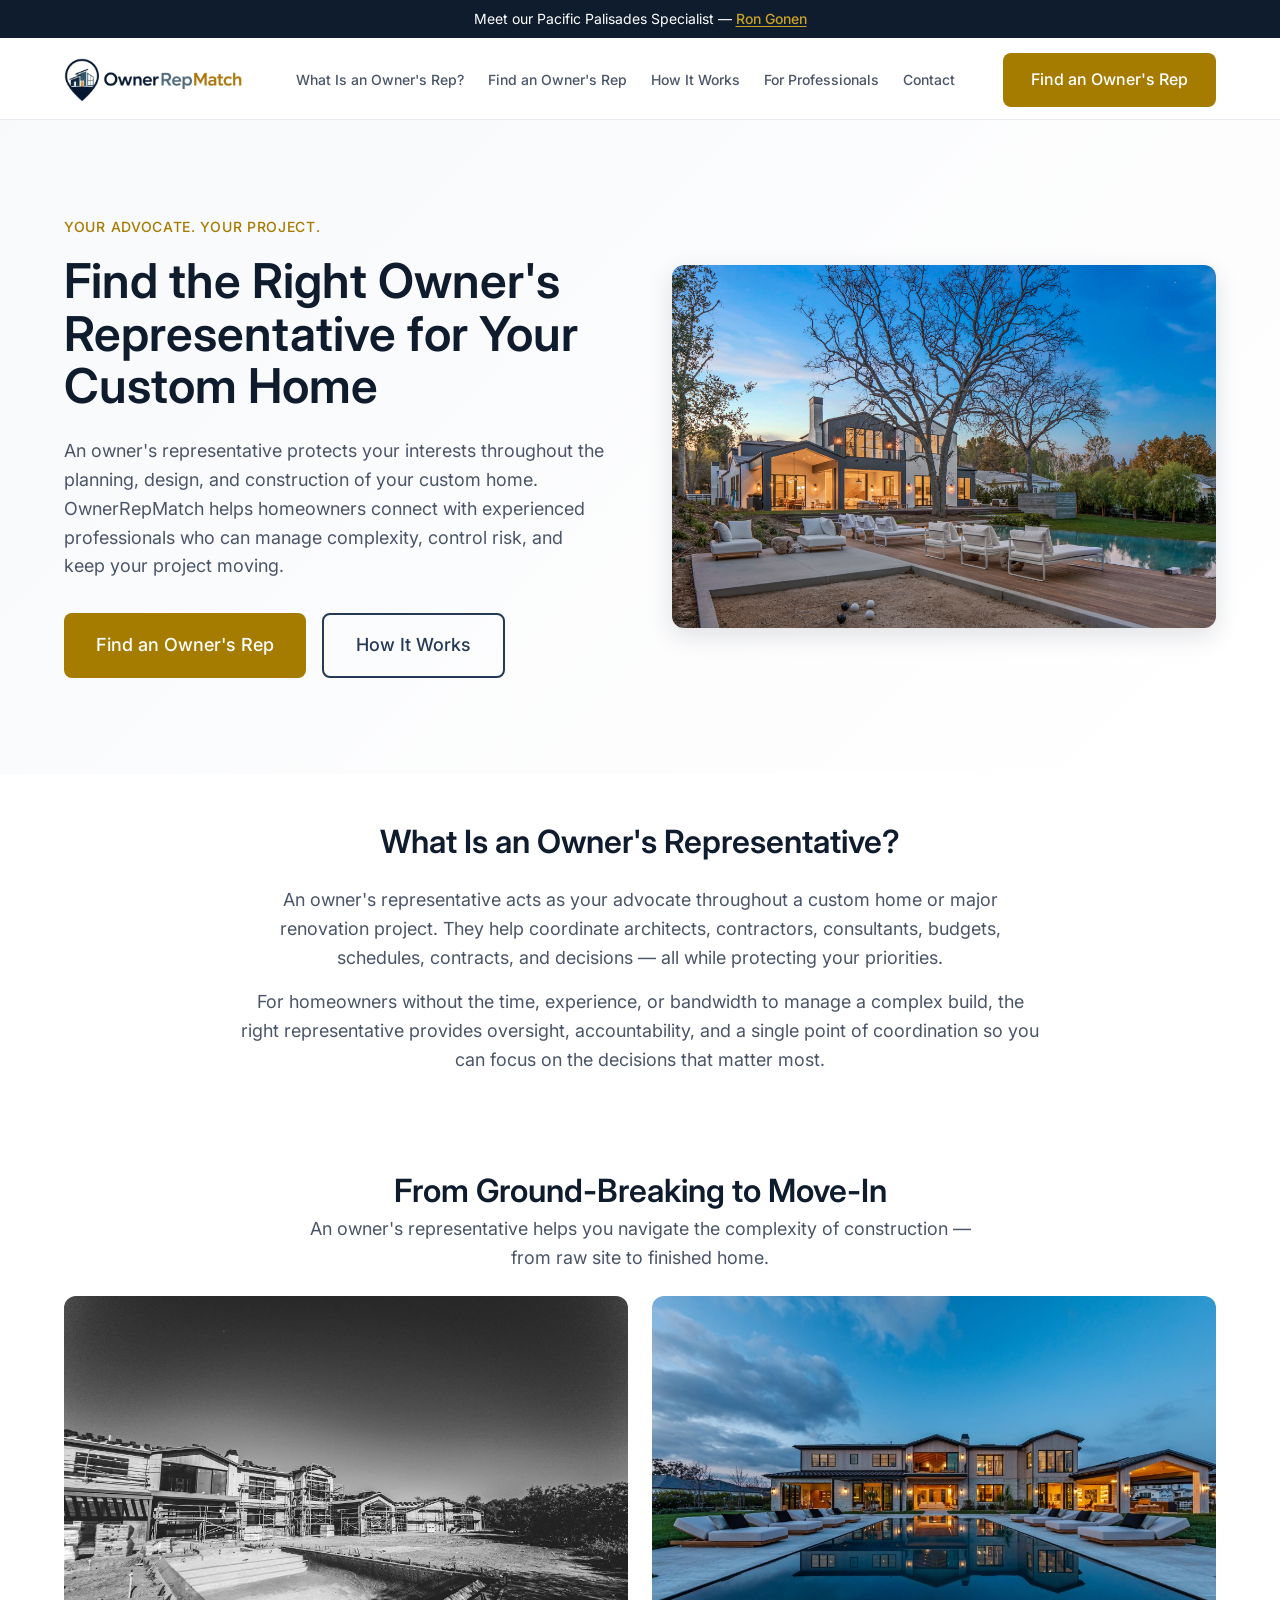
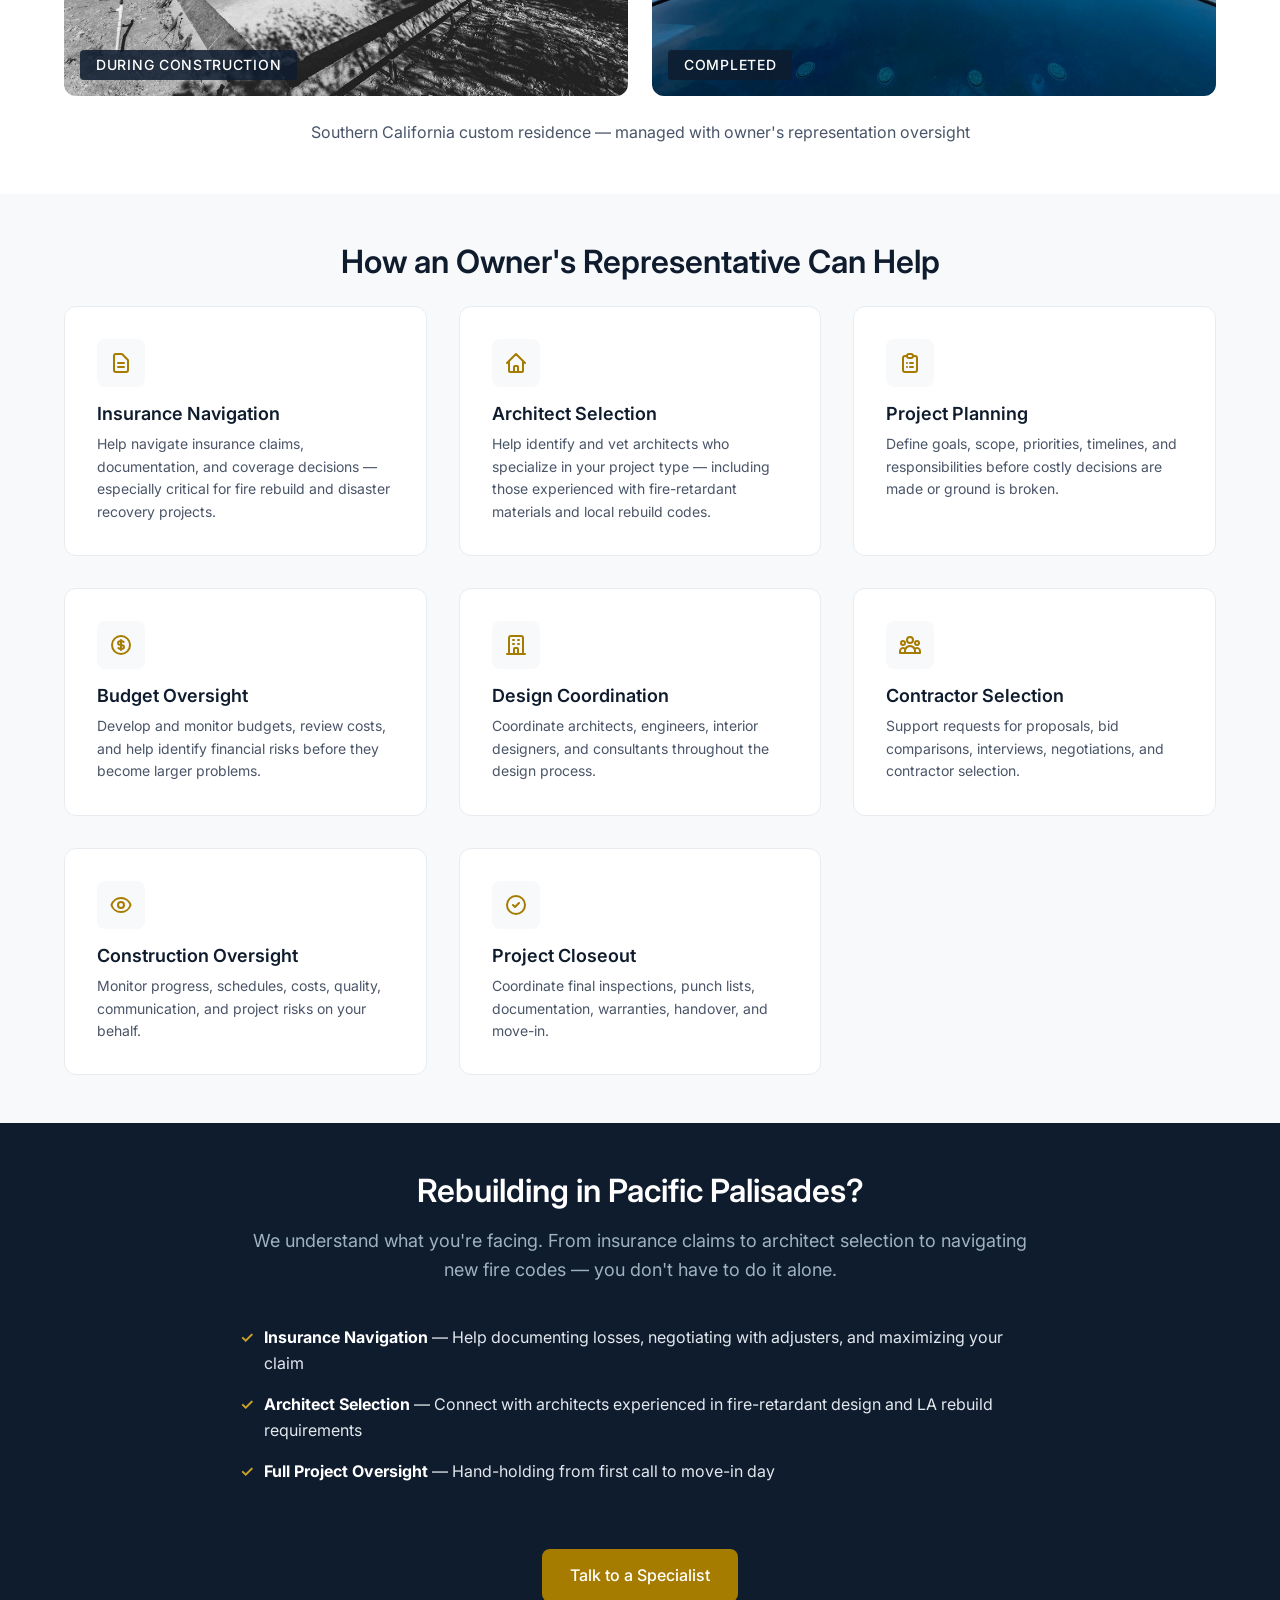
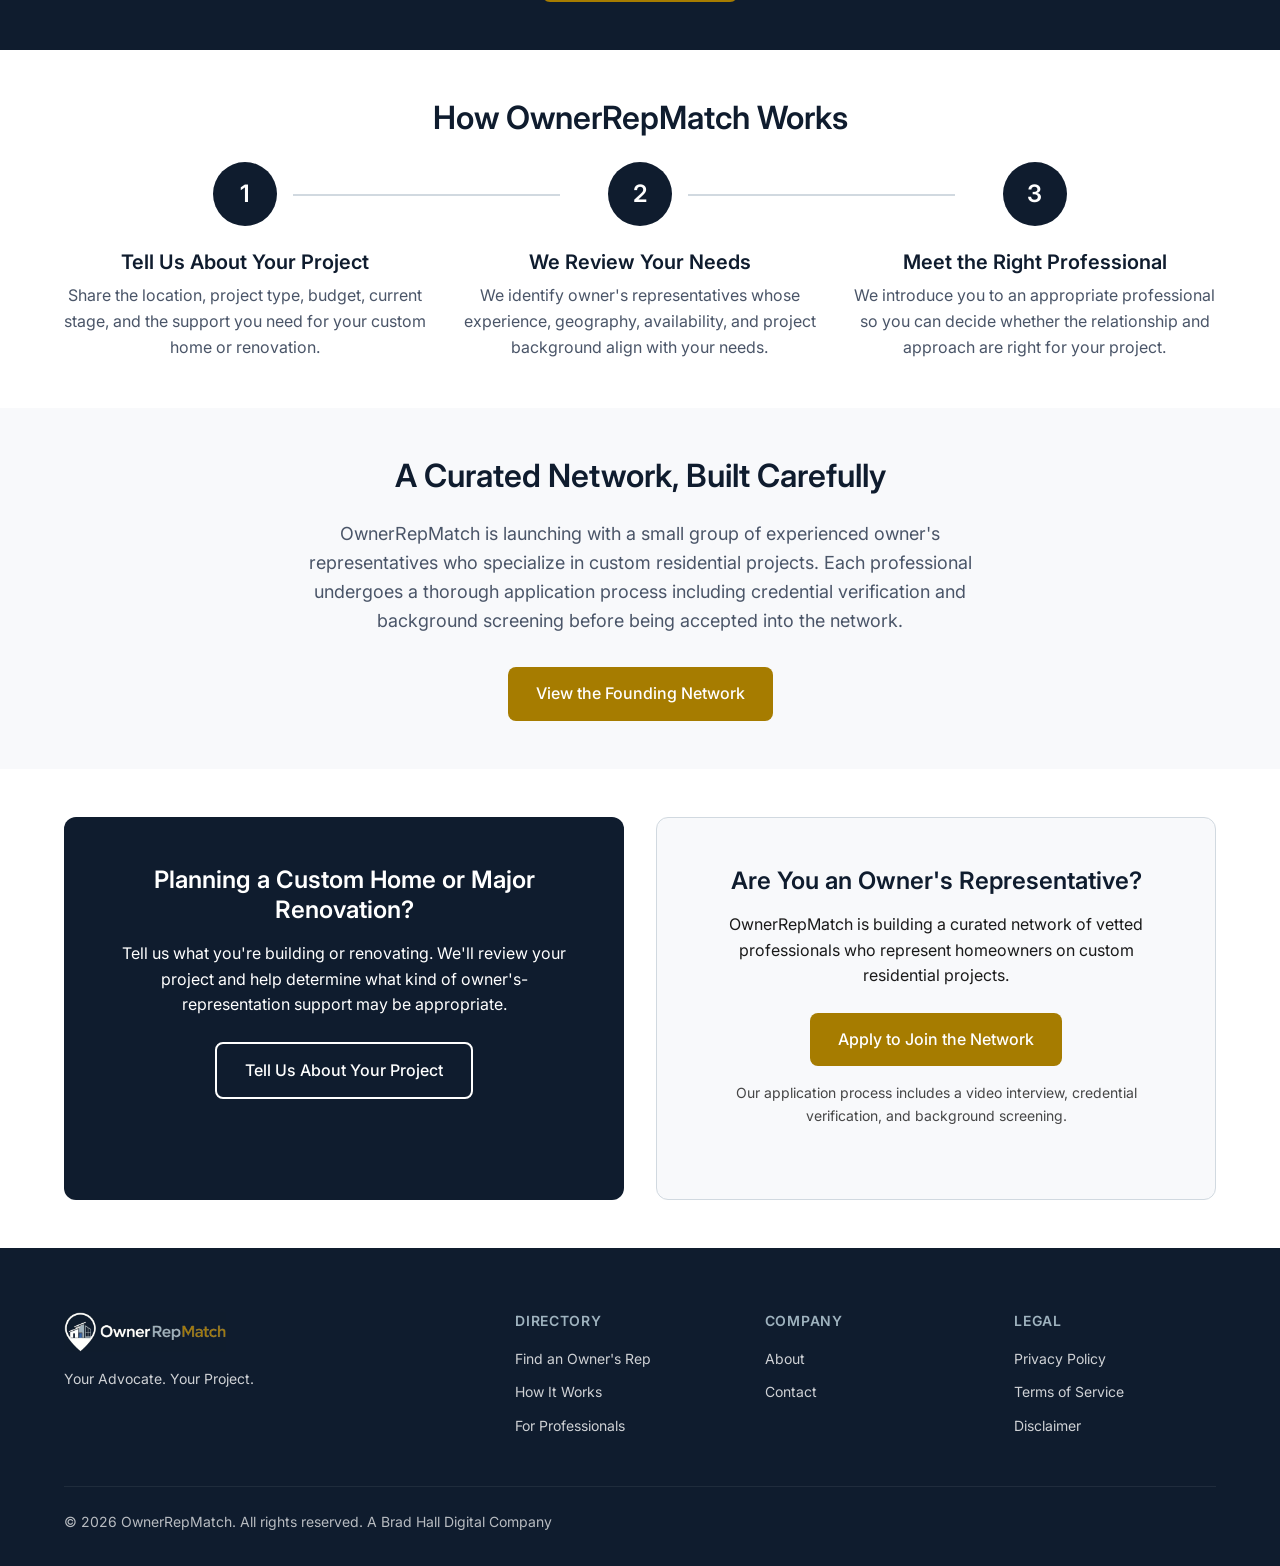
<file: index.html>
<!DOCTYPE html>
<html lang="en">
<head>
  <meta charset="UTF-8">
  <meta name="viewport" content="width=device-width, initial-scale=1.0">
  <title>Find an Owner's Representative for Your Custom Home | OwnerRepMatch</title>
  <meta name="description" content="Find experienced owner's representatives for custom home construction, luxury residences, and major renovations. OwnerRepMatch helps homeowners connect with professionals who protect their interests.">
  
  <!-- Canonical -->
  <link rel="canonical" href="https://ownerrepmatch.com/">
  
  <!-- Open Graph -->
  <meta property="og:type" content="website">
  <meta property="og:title" content="Find an Owner's Representative for Your Custom Home | OwnerRepMatch">
  <meta property="og:description" content="Find experienced owner's representatives for custom home construction, luxury residences, and major renovations.">
  <meta property="og:url" content="https://ownerrepmatch.com/">
  <meta property="og:image" content="https://ownerrepmatch.com/assets/images/ownerrepmatch-og-image.jpg">
  <meta property="og:site_name" content="OwnerRepMatch">
  
  <!-- Favicon -->
  <link rel="icon" type="image/png" href="/assets/images/ownerrepmatch-mark.png">
  
  <!-- Google Fonts -->
  <link rel="preconnect" href="https://fonts.googleapis.com">
  <link rel="preconnect" href="https://fonts.gstatic.com" crossorigin>
  <link href="https://fonts.googleapis.com/css2?family=Inter:wght@400;500;600;700&display=swap" rel="stylesheet">
  
  <!-- Styles -->
  <link rel="stylesheet" href="/assets/css/styles.css">

  <!-- Analytics Placeholder -->
  <!-- Google Analytics: Replace UA-XXXXXXXX-X with your tracking ID -->
  <!-- <script async src="https://www.googletagmanager.com/gtag/js?id=UA-XXXXXXXX-X"></script> -->
  
  <!-- Microsoft Clarity: Replace XXXXXXXXXX with your project ID -->
  <!-- <script type="text/javascript">(function(c,l,a,r,i,t,y){...})(window,document,"clarity","script","XXXXXXXXXX");</script> -->

  <!-- Schema.org JSON-LD -->
  <script type="application/ld+json">
  {
    "@context": "https://schema.org",
    "@type": "ProfessionalService",
    "name": "OwnerRepMatch",
    "description": "OwnerRepMatch connects homeowners with experienced owner's representatives for custom home construction, luxury renovations, and fire rebuild projects in Southern California.",
    "url": "https://ownerrepmatch.com",
    "logo": "https://ownerrepmatch.com/assets/images/ownerrepmatch-logo.png",
    "image": "https://ownerrepmatch.com/assets/images/hero-rogo.jpg",
    "telephone": "",
    "email": "brad@bradhall.net",
    "areaServed": [
      {
        "@type": "City",
        "name": "Pacific Palisades",
        "containedInPlace": "Los Angeles, California"
      },
      {
        "@type": "City",
        "name": "Hidden Hills",
        "containedInPlace": "Los Angeles County, California"
      },
      {
        "@type": "City",
        "name": "Santa Monica",
        "containedInPlace": "Los Angeles County, California"
      },
      {
        "@type": "City",
        "name": "Beverly Hills",
        "containedInPlace": "Los Angeles County, California"
      },
      {
        "@type": "AdministrativeArea",
        "name": "Greater Los Angeles"
      }
    ],
    "serviceType": [
      "Owner's Representation",
      "Construction Management",
      "Fire Rebuild Consulting",
      "Insurance Navigation"
    ],
    "priceRange": "$3M-$26M+ projects",
    "sameAs": []
  }
  </script>
</head>
<body>
  <!-- Skip Link -->
  <a href="#main" class="skip-link">Skip to main content</a>

  <!-- Announcement Banner -->
  <div class="announcement">
    <div class="announcement__inner">
      <p class="announcement__text">Meet our Pacific Palisades Specialist — <a href="/profiles/ron-gonen/" class="announcement__link">Ron Gonen</a></p>
    </div>
  </div>

  <!-- Header -->
  <header class="header">
    <div class="container header__inner">
      <a href="/" class="header__logo" aria-label="OwnerRepMatch Home">
        <img src="/assets/images/ownerrepmatch-logo.png" alt="OwnerRepMatch" width="200" height="44">
      </a>
      
      <button class="header__menu-btn" aria-label="Toggle menu" aria-expanded="false" aria-controls="main-nav">
        <span></span>
        <span></span>
        <span></span>
      </button>
      
      <nav class="header__nav" id="main-nav" aria-label="Main navigation">
        <ul class="header__nav-list">
          <li><a href="/what-is-an-owners-rep/" class="header__nav-link">What Is an Owner's Rep?</a></li>
          <li><a href="/find-an-owners-rep.html" class="header__nav-link">Find an Owner's Rep</a></li>
          <li><a href="/how-it-works.html" class="header__nav-link">How It Works</a></li>
          <li><a href="/join-the-network.html" class="header__nav-link">For Professionals</a></li>
          <li><a href="/contact.html" class="header__nav-link">Contact</a></li>
        </ul>
        <div class="header__cta">
          <a href="/find-an-owners-rep.html" class="btn btn--primary">Find an Owner's Rep</a>
        </div>
      </nav>
    </div>
  </header>

  <!-- Main Content -->
  <main id="main">
    
    <!-- Hero Section -->
    <section class="hero">
      <div class="container">
        <div class="hero__inner">
          <div class="hero__content">
            <span class="hero__tagline">Your Advocate. Your Project.</span>
            <h1 class="hero__title">Find the Right Owner's Representative for Your Custom Home</h1>
            <p class="hero__description">An owner's representative protects your interests throughout the planning, design, and construction of your custom home. OwnerRepMatch helps homeowners connect with experienced professionals who can manage complexity, control risk, and keep your project moving.</p>
            <div class="hero__buttons">
              <a href="/find-an-owners-rep.html" class="btn btn--primary btn--lg">Find an Owner's Rep</a>
              <a href="/how-it-works.html" class="btn btn--secondary btn--lg">How It Works</a>
            </div>
          </div>
          <div class="hero__image">
            <img src="/assets/images/hero-rogo.jpg" alt="Luxury estate at twilight with pool - Back Meadow by Ron Gonen" width="600" height="400">
          </div>
        </div>
      </div>
    </section>

    <!-- What Is an Owner's Representative -->
    <section class="section what-is">
      <div class="container">
        <div class="section__header">
          <h2>What Is an Owner's Representative?</h2>
        </div>
        <div class="what-is__content">
          <p>An owner's representative acts as your advocate throughout a custom home or major renovation project. They help coordinate architects, contractors, consultants, budgets, schedules, contracts, and decisions — all while protecting your priorities.</p>
          <p>For homeowners without the time, experience, or bandwidth to manage a complex build, the right representative provides oversight, accountability, and a single point of coordination so you can focus on the decisions that matter most.</p>
        </div>
      </div>
    </section>

    <!-- Before/After Section -->
    <section class="section before-after">
      <div class="container">
        <div class="section__header">
          <h2>From Ground-Breaking to Move-In</h2>
          <p>An owner's representative helps you navigate the complexity of construction — from raw site to finished home.</p>
        </div>
        <div class="before-after__grid">
          <div class="before-after__item">
            <img src="/assets/images/project-before.jpg" alt="Custom home under construction with scaffolding and pool excavation" loading="lazy">
            <span class="before-after__label">During Construction</span>
          </div>
          <div class="before-after__item">
            <img src="/assets/images/project-after-new.jpg" alt="Completed luxury estate at twilight with infinity pool and modern farmhouse architecture" loading="lazy">
            <span class="before-after__label">Completed</span>
          </div>
        </div>
        <p class="before-after__caption">Southern California custom residence — managed with owner's representation oversight</p>
      </div>
    </section>

    <!-- Services Section -->
    <section class="section section--alt">
      <div class="container">
        <div class="section__header">
          <h2>How an Owner's Representative Can Help</h2>
        </div>
        <div class="services-grid">
          
          <article class="service-card">
            <div class="service-card__icon">
              <svg xmlns="http://www.w3.org/2000/svg" fill="none" viewBox="0 0 24 24" stroke="currentColor" stroke-width="2">
                <path stroke-linecap="round" stroke-linejoin="round" d="M9 12h6m-6 4h6m2 5H7a2 2 0 01-2-2V5a2 2 0 012-2h5.586a1 1 0 01.707.293l5.414 5.414a1 1 0 01.293.707V19a2 2 0 01-2 2z"/>
              </svg>
            </div>
            <h3 class="service-card__title">Insurance Navigation</h3>
            <p class="service-card__description">Help navigate insurance claims, documentation, and coverage decisions — especially critical for fire rebuild and disaster recovery projects.</p>
          </article>

          <article class="service-card">
            <div class="service-card__icon">
              <svg xmlns="http://www.w3.org/2000/svg" fill="none" viewBox="0 0 24 24" stroke="currentColor" stroke-width="2">
                <path stroke-linecap="round" stroke-linejoin="round" d="M3 12l2-2m0 0l7-7 7 7M5 10v10a1 1 0 001 1h3m10-11l2 2m-2-2v10a1 1 0 01-1 1h-3m-6 0a1 1 0 001-1v-4a1 1 0 011-1h2a1 1 0 011 1v4a1 1 0 001 1m-6 0h6"/>
              </svg>
            </div>
            <h3 class="service-card__title">Architect Selection</h3>
            <p class="service-card__description">Help identify and vet architects who specialize in your project type — including those experienced with fire-retardant materials and local rebuild codes.</p>
          </article>

          <article class="service-card">
            <div class="service-card__icon">
              <svg xmlns="http://www.w3.org/2000/svg" fill="none" viewBox="0 0 24 24" stroke="currentColor" stroke-width="2">
                <path stroke-linecap="round" stroke-linejoin="round" d="M9 5H7a2 2 0 00-2 2v12a2 2 0 002 2h10a2 2 0 002-2V7a2 2 0 00-2-2h-2M9 5a2 2 0 002 2h2a2 2 0 002-2M9 5a2 2 0 012-2h2a2 2 0 012 2m-3 7h3m-3 4h3m-6-4h.01M9 16h.01"/>
              </svg>
            </div>
            <h3 class="service-card__title">Project Planning</h3>
            <p class="service-card__description">Define goals, scope, priorities, timelines, and responsibilities before costly decisions are made or ground is broken.</p>
          </article>

          <article class="service-card">
            <div class="service-card__icon">
              <svg xmlns="http://www.w3.org/2000/svg" fill="none" viewBox="0 0 24 24" stroke="currentColor" stroke-width="2">
                <path stroke-linecap="round" stroke-linejoin="round" d="M12 8c-1.657 0-3 .895-3 2s1.343 2 3 2 3 .895 3 2-1.343 2-3 2m0-8c1.11 0 2.08.402 2.599 1M12 8V7m0 1v8m0 0v1m0-1c-1.11 0-2.08-.402-2.599-1M21 12a9 9 0 11-18 0 9 9 0 0118 0z"/>
              </svg>
            </div>
            <h3 class="service-card__title">Budget Oversight</h3>
            <p class="service-card__description">Develop and monitor budgets, review costs, and help identify financial risks before they become larger problems.</p>
          </article>

          <article class="service-card">
            <div class="service-card__icon">
              <svg xmlns="http://www.w3.org/2000/svg" fill="none" viewBox="0 0 24 24" stroke="currentColor" stroke-width="2">
                <path stroke-linecap="round" stroke-linejoin="round" d="M19 21V5a2 2 0 00-2-2H7a2 2 0 00-2 2v16m14 0h2m-2 0h-5m-9 0H3m2 0h5M9 7h1m-1 4h1m4-4h1m-1 4h1m-5 10v-5a1 1 0 011-1h2a1 1 0 011 1v5m-4 0h4"/>
              </svg>
            </div>
            <h3 class="service-card__title">Design Coordination</h3>
            <p class="service-card__description">Coordinate architects, engineers, interior designers, and consultants throughout the design process.</p>
          </article>

          <article class="service-card">
            <div class="service-card__icon">
              <svg xmlns="http://www.w3.org/2000/svg" fill="none" viewBox="0 0 24 24" stroke="currentColor" stroke-width="2">
                <path stroke-linecap="round" stroke-linejoin="round" d="M17 20h5v-2a3 3 0 00-5.356-1.857M17 20H7m10 0v-2c0-.656-.126-1.283-.356-1.857M7 20H2v-2a3 3 0 015.356-1.857M7 20v-2c0-.656.126-1.283.356-1.857m0 0a5.002 5.002 0 019.288 0M15 7a3 3 0 11-6 0 3 3 0 016 0zm6 3a2 2 0 11-4 0 2 2 0 014 0zM7 10a2 2 0 11-4 0 2 2 0 014 0z"/>
              </svg>
            </div>
            <h3 class="service-card__title">Contractor Selection</h3>
            <p class="service-card__description">Support requests for proposals, bid comparisons, interviews, negotiations, and contractor selection.</p>
          </article>

          <article class="service-card">
            <div class="service-card__icon">
              <svg xmlns="http://www.w3.org/2000/svg" fill="none" viewBox="0 0 24 24" stroke="currentColor" stroke-width="2">
                <path stroke-linecap="round" stroke-linejoin="round" d="M15 12a3 3 0 11-6 0 3 3 0 016 0z"/>
                <path stroke-linecap="round" stroke-linejoin="round" d="M2.458 12C3.732 7.943 7.523 5 12 5c4.478 0 8.268 2.943 9.542 7-1.274 4.057-5.064 7-9.542 7-4.477 0-8.268-2.943-9.542-7z"/>
              </svg>
            </div>
            <h3 class="service-card__title">Construction Oversight</h3>
            <p class="service-card__description">Monitor progress, schedules, costs, quality, communication, and project risks on your behalf.</p>
          </article>

          <article class="service-card">
            <div class="service-card__icon">
              <svg xmlns="http://www.w3.org/2000/svg" fill="none" viewBox="0 0 24 24" stroke="currentColor" stroke-width="2">
                <path stroke-linecap="round" stroke-linejoin="round" d="M9 12l2 2 4-4m6 2a9 9 0 11-18 0 9 9 0 0118 0z"/>
              </svg>
            </div>
            <h3 class="service-card__title">Project Closeout</h3>
            <p class="service-card__description">Coordinate final inspections, punch lists, documentation, warranties, handover, and move-in.</p>
          </article>

        </div>
      </div>
    </section>

    <!-- Pacific Palisades Callout -->
    <section class="section section--navy palisades-callout">
      <div class="container">
        <div class="palisades-callout__content">
          <h2>Rebuilding in Pacific Palisades?</h2>
          <p class="palisades-callout__lead">We understand what you're facing. From insurance claims to architect selection to navigating new fire codes — you don't have to do it alone.</p>
          <ul class="palisades-callout__list">
            <li><strong>Insurance Navigation</strong> — Help documenting losses, negotiating with adjusters, and maximizing your claim</li>
            <li><strong>Architect Selection</strong> — Connect with architects experienced in fire-retardant design and LA rebuild requirements</li>
            <li><strong>Full Project Oversight</strong> — Hand-holding from first call to move-in day</li>
          </ul>
          <div class="palisades-callout__cta">
            <a href="mailto:brad@bradhall.net?subject=Pacific%20Palisades%20Rebuild%20Inquiry" class="btn btn--primary">Talk to a Specialist</a>
          </div>
        </div>
      </div>
    </section>

    <!-- How It Works -->
    <section class="section">
      <div class="container">
        <div class="section__header">
          <h2>How OwnerRepMatch Works</h2>
        </div>
        <div class="steps">
          
          <div class="step">
            <div class="step__number">1</div>
            <h3 class="step__title">Tell Us About Your Project</h3>
            <p class="step__description">Share the location, project type, budget, current stage, and the support you need for your custom home or renovation.</p>
          </div>

          <div class="step">
            <div class="step__number">2</div>
            <h3 class="step__title">We Review Your Needs</h3>
            <p class="step__description">We identify owner's representatives whose experience, geography, availability, and project background align with your needs.</p>
          </div>

          <div class="step">
            <div class="step__number">3</div>
            <h3 class="step__title">Meet the Right Professional</h3>
            <p class="step__description">We introduce you to an appropriate professional so you can decide whether the relationship and approach are right for your project.</p>
          </div>

        </div>
      </div>
    </section>

    <!-- Founding Network -->
    <section class="section founding">
      <div class="container">
        <div class="section__header">
          <h2>A Curated Network, Built Carefully</h2>
        </div>
        <div class="founding__content">
          <p>OwnerRepMatch is launching with a small group of experienced owner's representatives who specialize in custom residential projects. Each professional undergoes a thorough application process including credential verification and background screening before being accepted into the network.</p>
          <a href="/find-an-owners-rep.html" class="btn btn--primary">View the Founding Network</a>
        </div>
      </div>
    </section>

    <!-- Dual CTAs -->
    <section class="section">
      <div class="container">
        <div class="cta-dual">
          
          <div class="cta-card cta-card--owner">
            <h3>Planning a Custom Home or Major Renovation?</h3>
            <p>Tell us what you're building or renovating. We'll review your project and help determine what kind of owner's-representation support may be appropriate.</p>
            <a href="/contact.html#project-inquiry" class="btn btn--outline-light">Tell Us About Your Project</a>
          </div>

          <div class="cta-card cta-card--rep">
            <h3>Are You an Owner's Representative?</h3>
            <p>OwnerRepMatch is building a curated network of vetted professionals who represent homeowners on custom residential projects.</p>
            <a href="mailto:brad@bradhall.net?subject=OwnerRepMatch%20Interview%20Request" target="_blank" rel="noopener noreferrer" class="btn btn--primary">Apply to Join the Network</a>
            <p class="cta-card__note">Our application process includes a video interview, credential verification, and background screening.</p>
          </div>

        </div>
      </div>
    </section>

  </main>

  <!-- Footer -->
  <footer class="footer">
    <div class="container">
      <div class="footer__inner">
        
        <div class="footer__brand">
          <div class="footer__logo"><img src="/assets/images/ownerrepmatch-logo-inverse.png" alt="OwnerRepMatch"></div>
          <p class="footer__tagline">Your Advocate. Your Project.</p>
        </div>

        <div class="footer__column">
          <h4 class="footer__heading">Directory</h4>
          <ul class="footer__links">
            <li><a href="/find-an-owners-rep.html" class="footer__link">Find an Owner's Rep</a></li>
            <li><a href="/how-it-works.html" class="footer__link">How It Works</a></li>
            <li><a href="/join-the-network.html" class="footer__link">For Professionals</a></li>
          </ul>
        </div>

        <div class="footer__column">
          <h4 class="footer__heading">Company</h4>
          <ul class="footer__links">
            <li><a href="/about.html" class="footer__link">About</a></li>
            <li><a href="/contact.html" class="footer__link">Contact</a></li>
          </ul>
        </div>

        <div class="footer__column">
          <h4 class="footer__heading">Legal</h4>
          <ul class="footer__links">
            <li><a href="/privacy.html" class="footer__link">Privacy Policy</a></li>
            <li><a href="/terms.html" class="footer__link">Terms of Service</a></li>
            <li><a href="/disclaimer.html" class="footer__link">Disclaimer</a></li>
          </ul>
        </div>

      </div>

      <div class="footer__bottom">
        <p>&copy; 2026 OwnerRepMatch. All rights reserved. A Brad Hall Digital Company</p>
      </div>
    </div>
  </footer>

  <!-- Scripts -->
  <script src="/assets/js/site.js"></script>
</body>
</html>
</file>
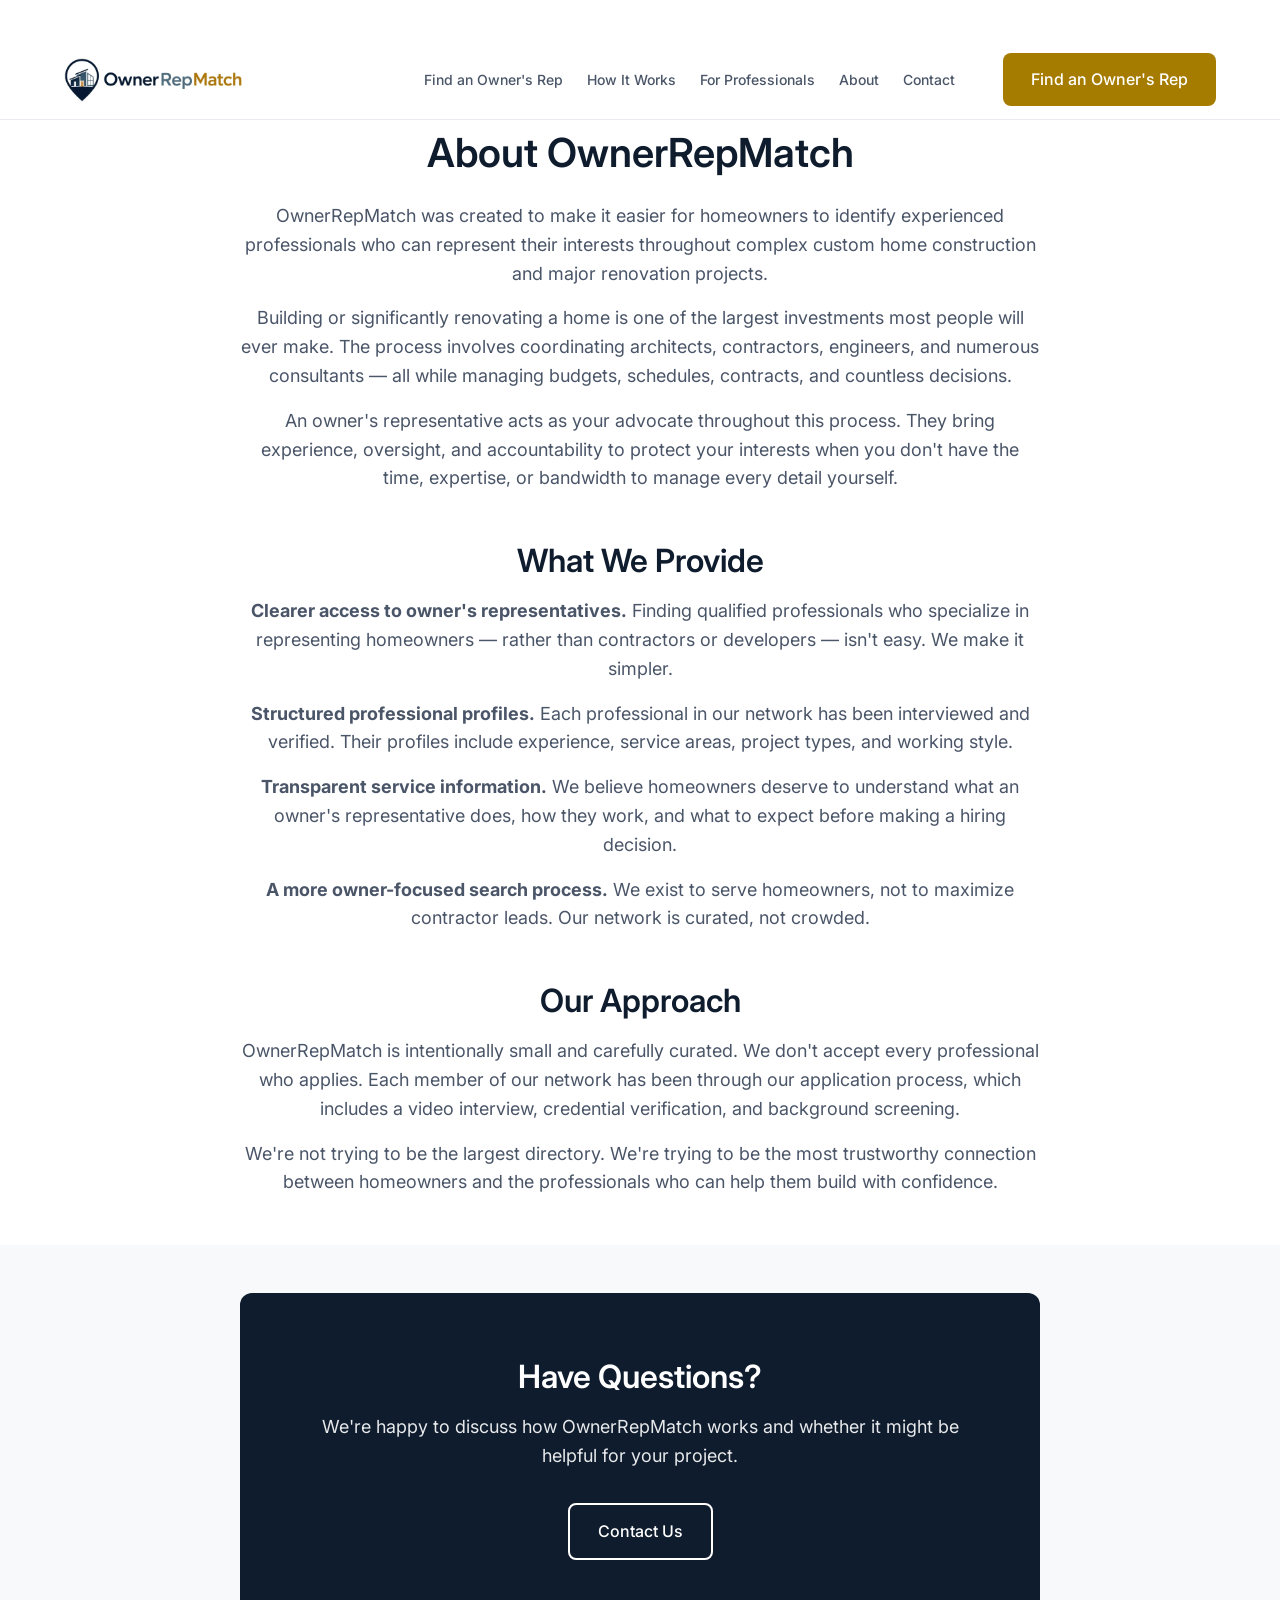
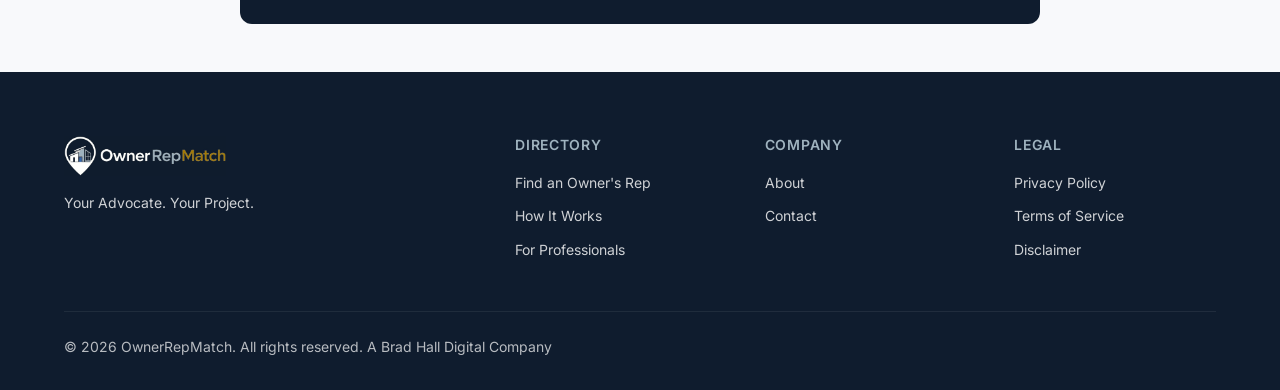
<file: about.html>
<!DOCTYPE html>
<html lang="en">
<head>
  <meta charset="UTF-8">
  <meta name="viewport" content="width=device-width, initial-scale=1.0">
  <title>About | OwnerRepMatch</title>
  <meta name="description" content="OwnerRepMatch helps homeowners find experienced professionals who represent their interests throughout custom home construction and major renovation projects.">
  <link rel="canonical" href="https://ownerrepmatch.com/about.html">
  <link rel="icon" type="image/png" href="/assets/images/ownerrepmatch-mark.png">
  <link rel="preconnect" href="https://fonts.googleapis.com">
  <link rel="preconnect" href="https://fonts.gstatic.com" crossorigin>
  <link href="https://fonts.googleapis.com/css2?family=Inter:wght@400;500;600;700&display=swap" rel="stylesheet">
  <link rel="stylesheet" href="/assets/css/styles.css">
</head>
<body>
  <a href="#main" class="skip-link">Skip to main content</a>

  <header class="header">
    <div class="container header__inner">
      <a href="/" class="header__logo" aria-label="OwnerRepMatch Home">
        <img src="/assets/images/ownerrepmatch-logo.png" alt="OwnerRepMatch" width="200" height="44">
      </a>
      <button class="header__menu-btn" aria-label="Toggle menu" aria-expanded="false" aria-controls="main-nav">
        <span></span><span></span><span></span>
      </button>
      <nav class="header__nav" id="main-nav" aria-label="Main navigation">
        <ul class="header__nav-list">
          <li><a href="/find-an-owners-rep.html" class="header__nav-link">Find an Owner's Rep</a></li>
          <li><a href="/how-it-works.html" class="header__nav-link">How It Works</a></li>
          <li><a href="/join-the-network.html" class="header__nav-link">For Professionals</a></li>
          <li><a href="/about.html" class="header__nav-link">About</a></li>
          <li><a href="/contact.html" class="header__nav-link">Contact</a></li>
        </ul>
        <div class="header__cta">
          <a href="/find-an-owners-rep.html" class="btn btn--primary">Find an Owner's Rep</a>
        </div>
      </nav>
    </div>
  </header>

  <main id="main">
    <section class="section">
      <div class="container">
        <div class="section__header">
          <h1>About OwnerRepMatch</h1>
        </div>
        <div class="what-is__content">
          <p>OwnerRepMatch was created to make it easier for homeowners to identify experienced professionals who can represent their interests throughout complex custom home construction and major renovation projects.</p>
          
          <p>Building or significantly renovating a home is one of the largest investments most people will ever make. The process involves coordinating architects, contractors, engineers, and numerous consultants — all while managing budgets, schedules, contracts, and countless decisions.</p>
          
          <p>An owner's representative acts as your advocate throughout this process. They bring experience, oversight, and accountability to protect your interests when you don't have the time, expertise, or bandwidth to manage every detail yourself.</p>

          <h2 style="margin-top: var(--space-2xl);">What We Provide</h2>
          
          <p><strong>Clearer access to owner's representatives.</strong> Finding qualified professionals who specialize in representing homeowners — rather than contractors or developers — isn't easy. We make it simpler.</p>
          
          <p><strong>Structured professional profiles.</strong> Each professional in our network has been interviewed and verified. Their profiles include experience, service areas, project types, and working style.</p>
          
          <p><strong>Transparent service information.</strong> We believe homeowners deserve to understand what an owner's representative does, how they work, and what to expect before making a hiring decision.</p>
          
          <p><strong>A more owner-focused search process.</strong> We exist to serve homeowners, not to maximize contractor leads. Our network is curated, not crowded.</p>

          <h2 style="margin-top: var(--space-2xl);">Our Approach</h2>
          
          <p>OwnerRepMatch is intentionally small and carefully curated. We don't accept every professional who applies. Each member of our network has been through our application process, which includes a video interview, credential verification, and background screening.</p>
          
          <p>We're not trying to be the largest directory. We're trying to be the most trustworthy connection between homeowners and the professionals who can help them build with confidence.</p>
        </div>
      </div>
    </section>

    <section class="section section--alt">
      <div class="container">
        <div class="cta-box">
          <h2>Have Questions?</h2>
          <p>We're happy to discuss how OwnerRepMatch works and whether it might be helpful for your project.</p>
          <a href="/contact.html" class="btn btn--outline-light">Contact Us</a>
        </div>
      </div>
    </section>
  </main>

  <footer class="footer">
    <div class="container">
      <div class="footer__inner">
        <div class="footer__brand">
          <div class="footer__logo"><img src="/assets/images/ownerrepmatch-logo-inverse.png" alt="OwnerRepMatch"></div>
          <p class="footer__tagline">Your Advocate. Your Project.</p>
        </div>
        <div class="footer__column">
          <h4 class="footer__heading">Directory</h4>
          <ul class="footer__links">
            <li><a href="/find-an-owners-rep.html" class="footer__link">Find an Owner's Rep</a></li>
            <li><a href="/how-it-works.html" class="footer__link">How It Works</a></li>
            <li><a href="/join-the-network.html" class="footer__link">For Professionals</a></li>
          </ul>
        </div>
        <div class="footer__column">
          <h4 class="footer__heading">Company</h4>
          <ul class="footer__links">
            <li><a href="/about.html" class="footer__link">About</a></li>
            <li><a href="/contact.html" class="footer__link">Contact</a></li>
          </ul>
        </div>
        <div class="footer__column">
          <h4 class="footer__heading">Legal</h4>
          <ul class="footer__links">
            <li><a href="/privacy.html" class="footer__link">Privacy Policy</a></li>
            <li><a href="/terms.html" class="footer__link">Terms of Service</a></li>
            <li><a href="/disclaimer.html" class="footer__link">Disclaimer</a></li>
          </ul>
        </div>
      </div>
      <div class="footer__bottom">
        <p>&copy; 2026 OwnerRepMatch. All rights reserved. A Brad Hall Digital Company</p>
      </div>
    </div>
  </footer>

  <script src="/assets/js/site.js"></script>
</body>
</html>
</file>
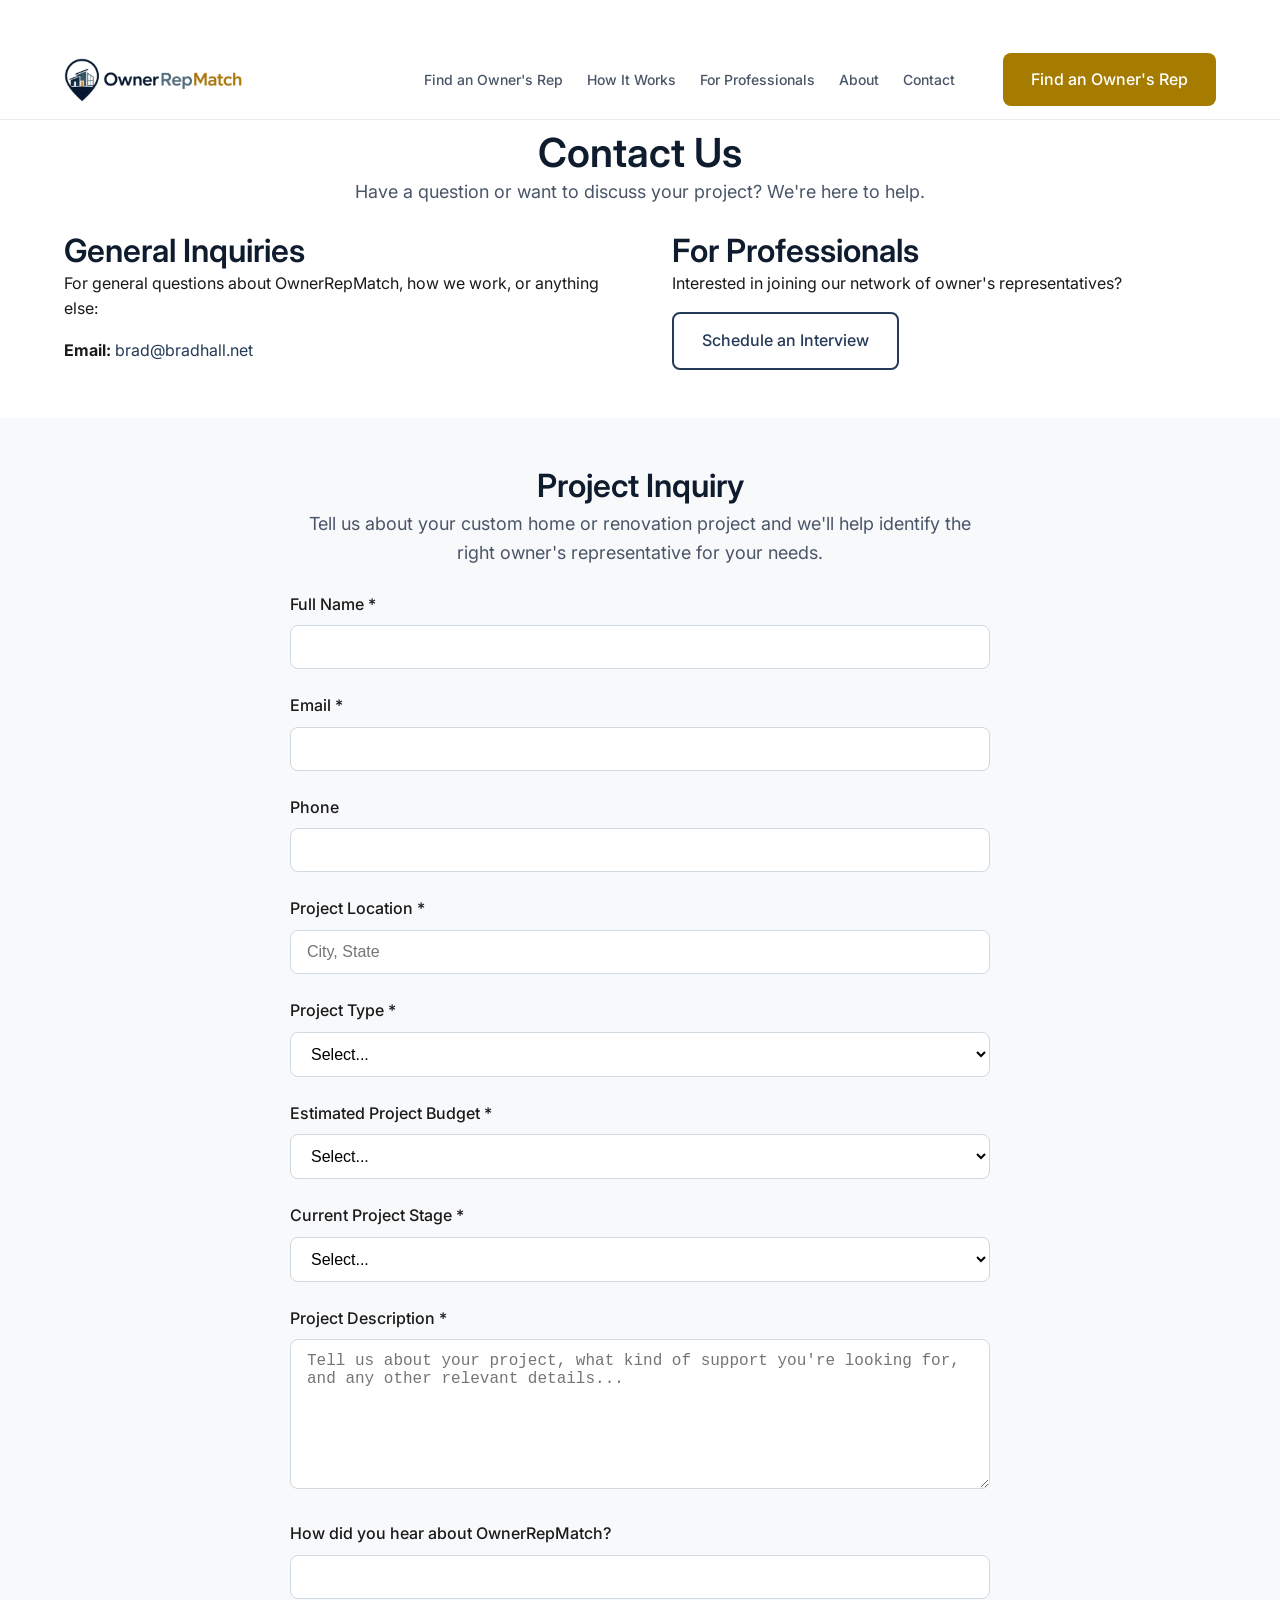
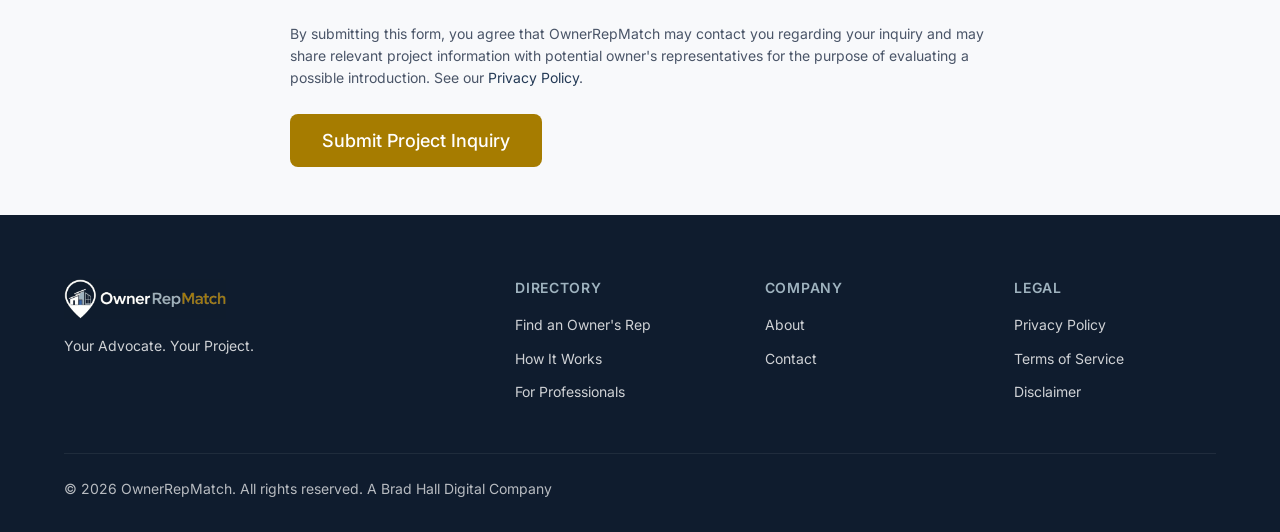
<file: contact.html>
<!DOCTYPE html>
<html lang="en">
<head>
  <meta charset="UTF-8">
  <meta name="viewport" content="width=device-width, initial-scale=1.0">
  <title>Contact | OwnerRepMatch</title>
  <meta name="description" content="Contact OwnerRepMatch to discuss your custom home project or learn more about our owner's representative network.">
  <link rel="canonical" href="https://ownerrepmatch.com/contact.html">
  <link rel="icon" type="image/png" href="/assets/images/ownerrepmatch-mark.png">
  <link rel="preconnect" href="https://fonts.googleapis.com">
  <link rel="preconnect" href="https://fonts.gstatic.com" crossorigin>
  <link href="https://fonts.googleapis.com/css2?family=Inter:wght@400;500;600;700&display=swap" rel="stylesheet">
  <link rel="stylesheet" href="/assets/css/styles.css">
  <style>
    .form-group { margin-bottom: var(--space-lg); }
    .form-label { display: block; font-weight: 500; margin-bottom: var(--space-sm); color: var(--text-primary); }
    .form-input, .form-select, .form-textarea {
      width: 100%; padding: 0.75rem 1rem; font-size: var(--font-size-base);
      border: 1px solid var(--border); border-radius: var(--radius-md);
      background: var(--bg-white); transition: border-color var(--transition-fast);
    }
    .form-input:focus, .form-select:focus, .form-textarea:focus {
      outline: none; border-color: var(--bronze-500);
    }
    .form-textarea { min-height: 150px; resize: vertical; }
    .form-hint { font-size: var(--font-size-sm); color: var(--text-secondary); margin-top: var(--space-xs); }
    .contact-grid { display: grid; grid-template-columns: 1fr 1fr; gap: var(--space-3xl); }
    @media (max-width: 768px) { .contact-grid { grid-template-columns: 1fr; } }
  </style>
</head>
<body>
  <a href="#main" class="skip-link">Skip to main content</a>

  <header class="header">
    <div class="container header__inner">
      <a href="/" class="header__logo" aria-label="OwnerRepMatch Home">
        <img src="/assets/images/ownerrepmatch-logo.png" alt="OwnerRepMatch" width="200" height="44">
      </a>
      <button class="header__menu-btn" aria-label="Toggle menu" aria-expanded="false" aria-controls="main-nav">
        <span></span><span></span><span></span>
      </button>
      <nav class="header__nav" id="main-nav" aria-label="Main navigation">
        <ul class="header__nav-list">
          <li><a href="/find-an-owners-rep.html" class="header__nav-link">Find an Owner's Rep</a></li>
          <li><a href="/how-it-works.html" class="header__nav-link">How It Works</a></li>
          <li><a href="/join-the-network.html" class="header__nav-link">For Professionals</a></li>
          <li><a href="/about.html" class="header__nav-link">About</a></li>
          <li><a href="/contact.html" class="header__nav-link">Contact</a></li>
        </ul>
        <div class="header__cta">
          <a href="/find-an-owners-rep.html" class="btn btn--primary">Find an Owner's Rep</a>
        </div>
      </nav>
    </div>
  </header>

  <main id="main">
    <section class="section">
      <div class="container">
        <div class="section__header">
          <h1>Contact Us</h1>
          <p>Have a question or want to discuss your project? We're here to help.</p>
        </div>

        <div class="contact-grid">
          <div>
            <h2>General Inquiries</h2>
            <p>For general questions about OwnerRepMatch, how we work, or anything else:</p>
            <p style="margin-top: var(--space-md);"><strong>Email:</strong> <a href="mailto:brad@bradhall.net">brad@bradhall.net</a></p>
          </div>
          <div>
            <h2>For Professionals</h2>
            <p>Interested in joining our network of owner's representatives?</p>
            <p style="margin-top: var(--space-md);"><a href="mailto:brad@bradhall.net?subject=OwnerRepMatch%20Interview%20Request" target="_blank" rel="noopener noreferrer" class="btn btn--secondary">Schedule an Interview</a></p>
          </div>
        </div>
      </div>
    </section>

    <section class="section section--alt" id="project-inquiry">
      <div class="container">
        <div class="section__header">
          <h2>Project Inquiry</h2>
          <p>Tell us about your custom home or renovation project and we'll help identify the right owner's representative for your needs.</p>
        </div>

        <form action="mailto:brad@bradhall.net" method="post" enctype="text/plain" style="max-width: 700px; margin: 0 auto;">
          
          <div class="form-group">
            <label class="form-label" for="name">Full Name *</label>
            <input type="text" id="name" name="name" class="form-input" required>
          </div>

          <div class="form-group">
            <label class="form-label" for="email">Email *</label>
            <input type="email" id="email" name="email" class="form-input" required>
          </div>

          <div class="form-group">
            <label class="form-label" for="phone">Phone</label>
            <input type="tel" id="phone" name="phone" class="form-input">
          </div>

          <div class="form-group">
            <label class="form-label" for="location">Project Location *</label>
            <input type="text" id="location" name="location" class="form-input" placeholder="City, State" required>
          </div>

          <div class="form-group">
            <label class="form-label" for="project-type">Project Type *</label>
            <select id="project-type" name="project-type" class="form-select" required>
              <option value="">Select...</option>
              <option value="custom-home">Custom Home Construction</option>
              <option value="major-renovation">Major Renovation / Remodel</option>
              <option value="addition">Home Addition</option>
              <option value="historic">Historic Renovation</option>
              <option value="estate">Estate Property</option>
              <option value="other">Other</option>
            </select>
          </div>

          <div class="form-group">
            <label class="form-label" for="budget">Estimated Project Budget *</label>
            <select id="budget" name="budget" class="form-select" required>
              <option value="">Select...</option>
              <option value="under-1m">Under $1 million</option>
              <option value="1m-2m">$1 million – $2 million</option>
              <option value="2m-5m">$2 million – $5 million</option>
              <option value="5m-10m">$5 million – $10 million</option>
              <option value="10m-plus">$10 million+</option>
              <option value="undetermined">Not Yet Determined</option>
            </select>
          </div>

          <div class="form-group">
            <label class="form-label" for="stage">Current Project Stage *</label>
            <select id="stage" name="stage" class="form-select" required>
              <option value="">Select...</option>
              <option value="exploring">Exploring an Idea</option>
              <option value="site-search">Site or Property Search</option>
              <option value="planning">Early Planning</option>
              <option value="design">Design</option>
              <option value="permitting">Permitting</option>
              <option value="contractor-selection">Contractor Selection</option>
              <option value="construction">Construction Underway</option>
              <option value="troubled">Troubled or Delayed Project</option>
              <option value="other">Other</option>
            </select>
          </div>

          <div class="form-group">
            <label class="form-label" for="description">Project Description *</label>
            <textarea id="description" name="description" class="form-textarea" placeholder="Tell us about your project, what kind of support you're looking for, and any other relevant details..." required></textarea>
          </div>

          <div class="form-group">
            <label class="form-label" for="how-heard">How did you hear about OwnerRepMatch?</label>
            <input type="text" id="how-heard" name="how-heard" class="form-input">
          </div>

          <p class="form-hint" style="margin-bottom: var(--space-lg);">By submitting this form, you agree that OwnerRepMatch may contact you regarding your inquiry and may share relevant project information with potential owner's representatives for the purpose of evaluating a possible introduction. See our <a href="/privacy.html">Privacy Policy</a>.</p>

          <button type="submit" class="btn btn--primary btn--lg">Submit Project Inquiry</button>
        </form>
      </div>
    </section>
  </main>

  <footer class="footer">
    <div class="container">
      <div class="footer__inner">
        <div class="footer__brand">
          <div class="footer__logo"><img src="/assets/images/ownerrepmatch-logo-inverse.png" alt="OwnerRepMatch"></div>
          <p class="footer__tagline">Your Advocate. Your Project.</p>
        </div>
        <div class="footer__column">
          <h4 class="footer__heading">Directory</h4>
          <ul class="footer__links">
            <li><a href="/find-an-owners-rep.html" class="footer__link">Find an Owner's Rep</a></li>
            <li><a href="/how-it-works.html" class="footer__link">How It Works</a></li>
            <li><a href="/join-the-network.html" class="footer__link">For Professionals</a></li>
          </ul>
        </div>
        <div class="footer__column">
          <h4 class="footer__heading">Company</h4>
          <ul class="footer__links">
            <li><a href="/about.html" class="footer__link">About</a></li>
            <li><a href="/contact.html" class="footer__link">Contact</a></li>
          </ul>
        </div>
        <div class="footer__column">
          <h4 class="footer__heading">Legal</h4>
          <ul class="footer__links">
            <li><a href="/privacy.html" class="footer__link">Privacy Policy</a></li>
            <li><a href="/terms.html" class="footer__link">Terms of Service</a></li>
            <li><a href="/disclaimer.html" class="footer__link">Disclaimer</a></li>
          </ul>
        </div>
      </div>
      <div class="footer__bottom">
        <p>&copy; 2026 OwnerRepMatch. All rights reserved. A Brad Hall Digital Company</p>
      </div>
    </div>
  </footer>

  <script src="/assets/js/site.js"></script>
</body>
</html>
</file>
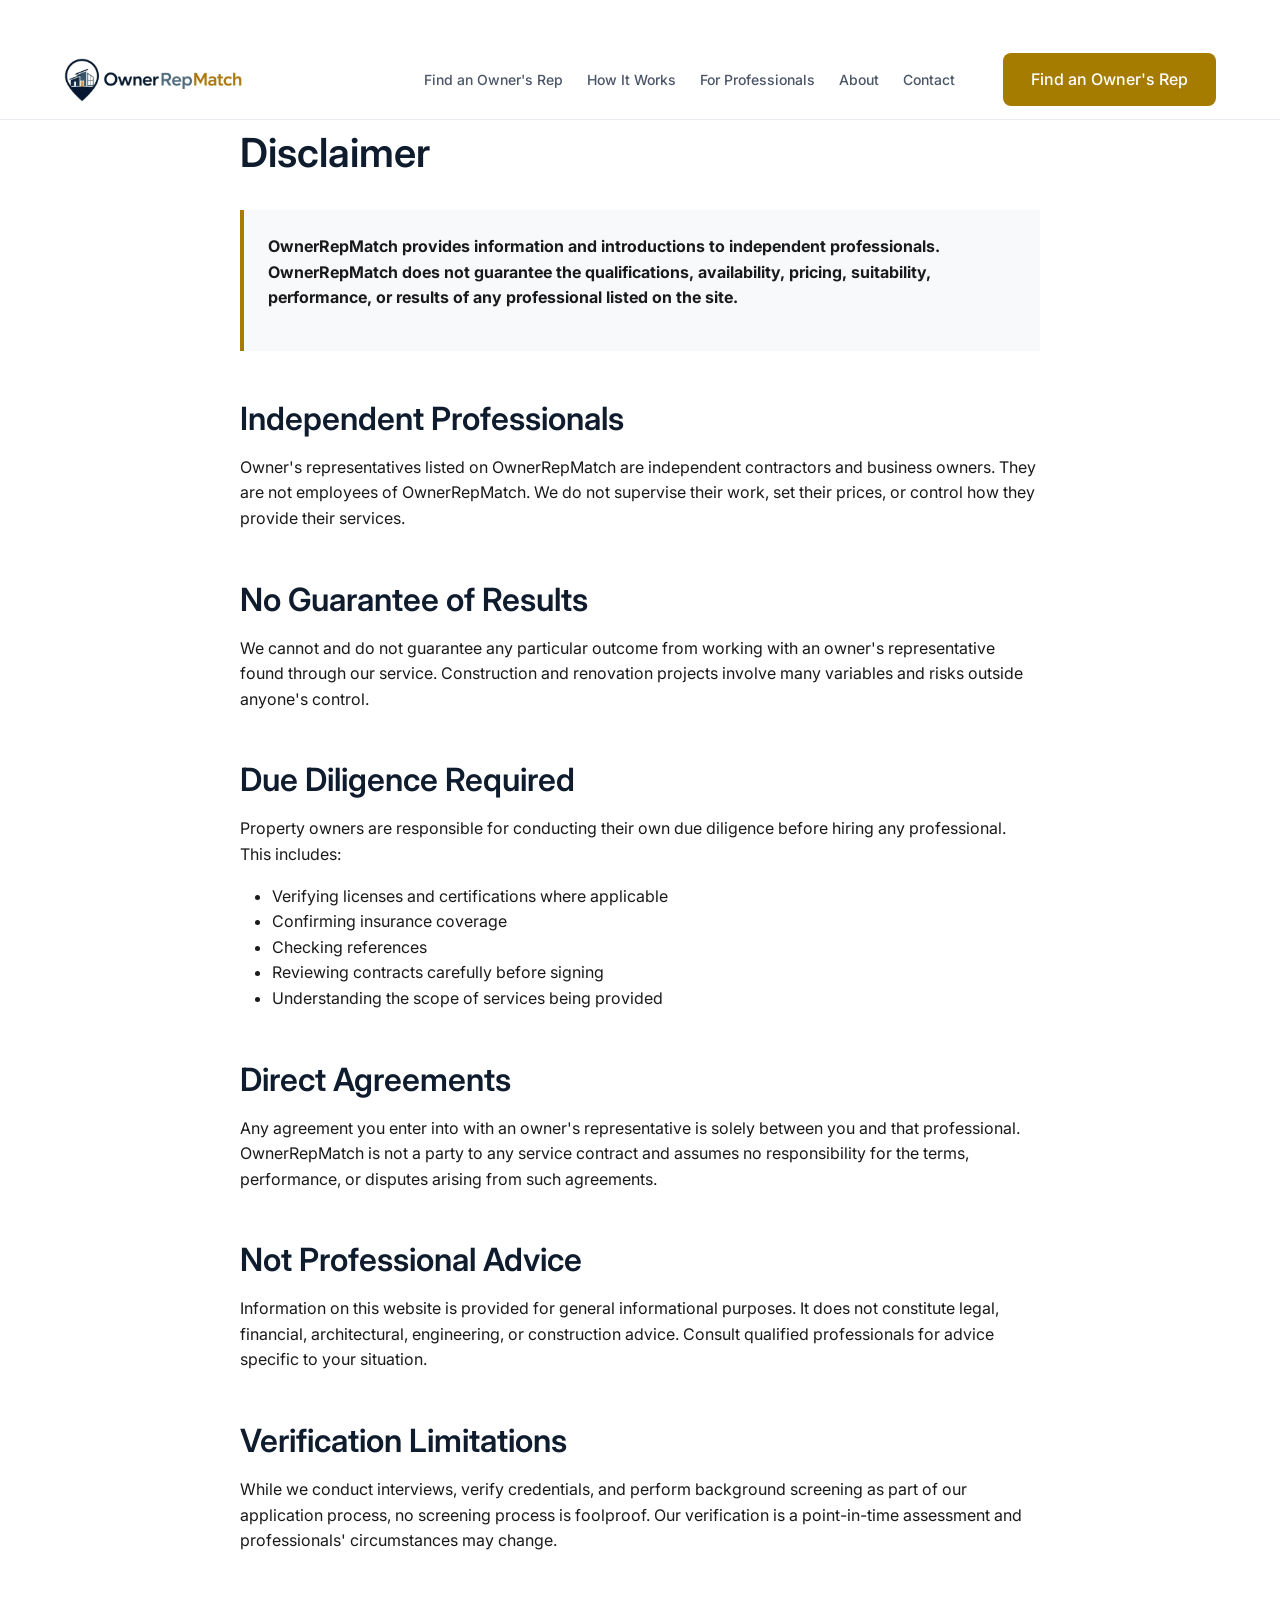
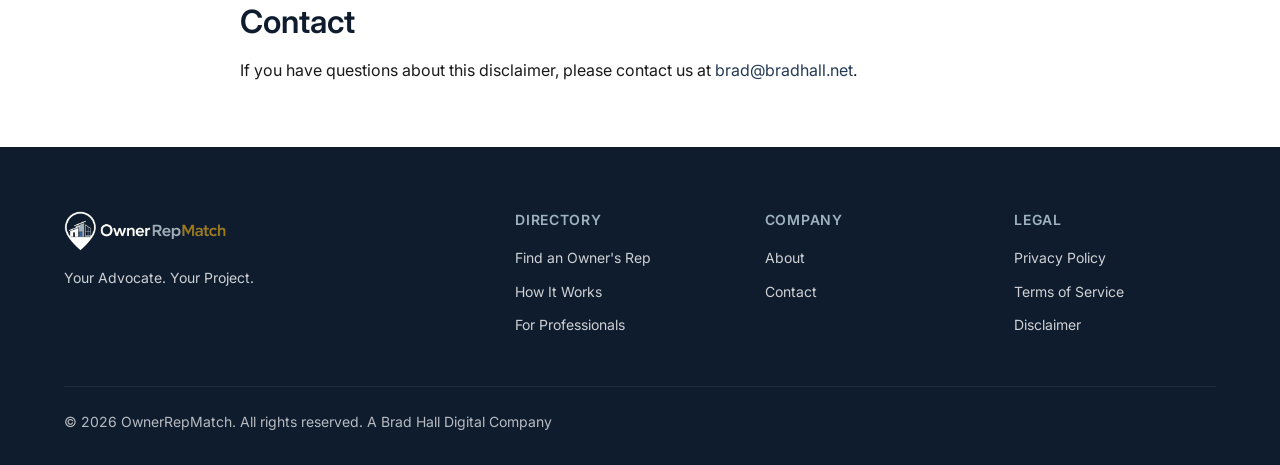
<file: disclaimer.html>
<!DOCTYPE html>
<html lang="en">
<head>
  <meta charset="UTF-8">
  <meta name="viewport" content="width=device-width, initial-scale=1.0">
  <title>Disclaimer | OwnerRepMatch</title>
  <meta name="description" content="Important disclaimers about OwnerRepMatch services and the owner's representatives in our network.">
  <link rel="canonical" href="https://ownerrepmatch.com/disclaimer.html">
  <link rel="icon" type="image/png" href="/assets/images/ownerrepmatch-mark.png">
  <link rel="preconnect" href="https://fonts.googleapis.com">
  <link rel="preconnect" href="https://fonts.gstatic.com" crossorigin>
  <link href="https://fonts.googleapis.com/css2?family=Inter:wght@400;500;600;700&display=swap" rel="stylesheet">
  <link rel="stylesheet" href="/assets/css/styles.css">
  <style>
    .legal-content { max-width: 800px; margin: 0 auto; }
    .legal-content h2 { margin-top: var(--space-2xl); margin-bottom: var(--space-md); }
    .legal-content p { margin-bottom: var(--space-md); }
    .disclaimer-box { background: var(--bg-light); border-left: 4px solid var(--bronze-500); padding: var(--space-lg); margin: var(--space-xl) 0; }
  </style>
</head>
<body>
  <a href="#main" class="skip-link">Skip to main content</a>

  <header class="header">
    <div class="container header__inner">
      <a href="/" class="header__logo"><img src="/assets/images/ownerrepmatch-logo.png" alt="OwnerRepMatch" width="200" height="44"></a>
      <button class="header__menu-btn" aria-label="Toggle menu" aria-expanded="false" aria-controls="main-nav"><span></span><span></span><span></span></button>
      <nav class="header__nav" id="main-nav">
        <ul class="header__nav-list">
          <li><a href="/find-an-owners-rep.html" class="header__nav-link">Find an Owner's Rep</a></li>
          <li><a href="/how-it-works.html" class="header__nav-link">How It Works</a></li>
          <li><a href="/join-the-network.html" class="header__nav-link">For Professionals</a></li>
          <li><a href="/about.html" class="header__nav-link">About</a></li>
          <li><a href="/contact.html" class="header__nav-link">Contact</a></li>
        </ul>
        <div class="header__cta"><a href="/find-an-owners-rep.html" class="btn btn--primary">Find an Owner's Rep</a></div>
      </nav>
    </div>
  </header>

  <main id="main">
    <section class="section">
      <div class="container">
        <div class="legal-content">
          <h1>Disclaimer</h1>

          <div class="disclaimer-box">
            <p><strong>OwnerRepMatch provides information and introductions to independent professionals. OwnerRepMatch does not guarantee the qualifications, availability, pricing, suitability, performance, or results of any professional listed on the site.</strong></p>
          </div>

          <h2>Independent Professionals</h2>
          <p>Owner's representatives listed on OwnerRepMatch are independent contractors and business owners. They are not employees of OwnerRepMatch. We do not supervise their work, set their prices, or control how they provide their services.</p>

          <h2>No Guarantee of Results</h2>
          <p>We cannot and do not guarantee any particular outcome from working with an owner's representative found through our service. Construction and renovation projects involve many variables and risks outside anyone's control.</p>

          <h2>Due Diligence Required</h2>
          <p>Property owners are responsible for conducting their own due diligence before hiring any professional. This includes:</p>
          <ul style="list-style: disc; padding-left: var(--space-xl); margin: var(--space-md) 0;">
            <li>Verifying licenses and certifications where applicable</li>
            <li>Confirming insurance coverage</li>
            <li>Checking references</li>
            <li>Reviewing contracts carefully before signing</li>
            <li>Understanding the scope of services being provided</li>
          </ul>

          <h2>Direct Agreements</h2>
          <p>Any agreement you enter into with an owner's representative is solely between you and that professional. OwnerRepMatch is not a party to any service contract and assumes no responsibility for the terms, performance, or disputes arising from such agreements.</p>

          <h2>Not Professional Advice</h2>
          <p>Information on this website is provided for general informational purposes. It does not constitute legal, financial, architectural, engineering, or construction advice. Consult qualified professionals for advice specific to your situation.</p>

          <h2>Verification Limitations</h2>
          <p>While we conduct interviews, verify credentials, and perform background screening as part of our application process, no screening process is foolproof. Our verification is a point-in-time assessment and professionals' circumstances may change.</p>

          <h2>Contact</h2>
          <p>If you have questions about this disclaimer, please contact us at <a href="mailto:brad@bradhall.net">brad@bradhall.net</a>.</p>
        </div>
      </div>
    </section>
  </main>

  <footer class="footer">
    <div class="container">
      <div class="footer__inner">
        <div class="footer__brand">
          <div class="footer__logo"><img src="/assets/images/ownerrepmatch-logo-inverse.png" alt="OwnerRepMatch"></div>
          <p class="footer__tagline">Your Advocate. Your Project.</p>
        </div>
        <div class="footer__column">
          <h4 class="footer__heading">Directory</h4>
          <ul class="footer__links">
            <li><a href="/find-an-owners-rep.html" class="footer__link">Find an Owner's Rep</a></li>
            <li><a href="/how-it-works.html" class="footer__link">How It Works</a></li>
            <li><a href="/join-the-network.html" class="footer__link">For Professionals</a></li>
          </ul>
        </div>
        <div class="footer__column">
          <h4 class="footer__heading">Company</h4>
          <ul class="footer__links">
            <li><a href="/about.html" class="footer__link">About</a></li>
            <li><a href="/contact.html" class="footer__link">Contact</a></li>
          </ul>
        </div>
        <div class="footer__column">
          <h4 class="footer__heading">Legal</h4>
          <ul class="footer__links">
            <li><a href="/privacy.html" class="footer__link">Privacy Policy</a></li>
            <li><a href="/terms.html" class="footer__link">Terms of Service</a></li>
            <li><a href="/disclaimer.html" class="footer__link">Disclaimer</a></li>
          </ul>
        </div>
      </div>
      <div class="footer__bottom"><p>&copy; 2026 OwnerRepMatch. All rights reserved. A Brad Hall Digital Company</p></div>
    </div>
  </footer>
  <script src="/assets/js/site.js"></script>
</body>
</html>
</file>
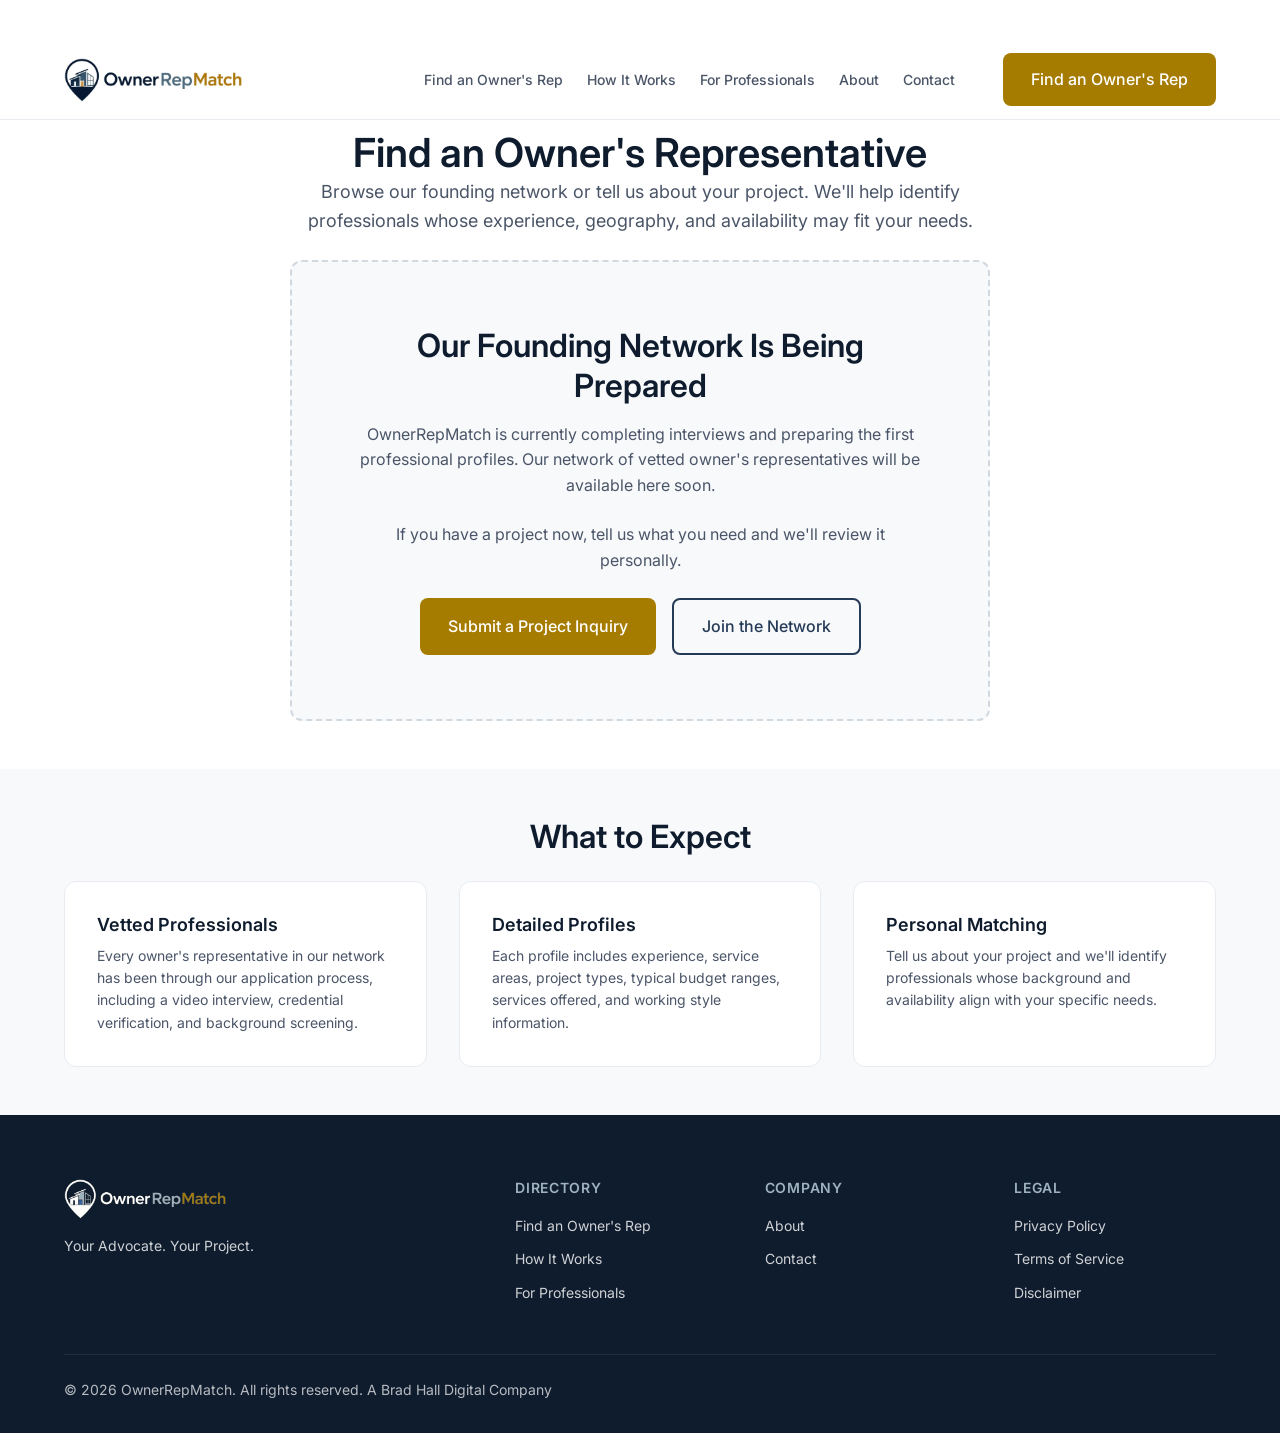
<file: find-an-owners-rep.html>
<!DOCTYPE html>
<html lang="en">
<head>
  <meta charset="UTF-8">
  <meta name="viewport" content="width=device-width, initial-scale=1.0">
  <title>Find an Owner's Representative | OwnerRepMatch</title>
  <meta name="description" content="Find experienced owner's representatives for custom home construction, luxury renovations, and fire rebuild projects in Pacific Palisades, Hidden Hills, and greater Los Angeles.">
  
  <link rel="canonical" href="https://ownerrepmatch.com/find-an-owners-rep.html">
  
  <meta property="og:type" content="website">
  <meta property="og:title" content="Find an Owner's Representative">
  <meta property="og:description" content="Connect with experienced owner's reps for custom homes and fire rebuilds in Southern California.">
  <meta property="og:url" content="https://ownerrepmatch.com/find-an-owners-rep.html">
  <meta property="og:image" content="https://ownerrepmatch.com/assets/images/hero-rogo.jpg">
  
  <link rel="icon" type="image/png" href="/assets/images/ownerrepmatch-mark.png">
  <link rel="preconnect" href="https://fonts.googleapis.com">
  <link rel="preconnect" href="https://fonts.gstatic.com" crossorigin>
  <link href="https://fonts.googleapis.com/css2?family=Inter:wght@400;500;600;700&display=swap" rel="stylesheet">
  <link rel="stylesheet" href="/assets/css/styles.css">
  <style>
    .placeholder-box {
      background: var(--bg-light);
      border: 2px dashed var(--border);
      border-radius: var(--radius-lg);
      padding: var(--space-3xl);
      text-align: center;
      max-width: 700px;
      margin: 0 auto;
    }
    .placeholder-box h2 { margin-bottom: var(--space-md); }
    .placeholder-box p { color: var(--text-secondary); margin-bottom: var(--space-lg); }
    .placeholder-buttons { display: flex; gap: var(--space-md); justify-content: center; flex-wrap: wrap; }
  </style>
</head>
<body>
  <a href="#main" class="skip-link">Skip to main content</a>

  <header class="header">
    <div class="container header__inner">
      <a href="/" class="header__logo" aria-label="OwnerRepMatch Home">
        <img src="/assets/images/ownerrepmatch-logo.png" alt="OwnerRepMatch" width="200" height="44">
      </a>
      <button class="header__menu-btn" aria-label="Toggle menu" aria-expanded="false" aria-controls="main-nav">
        <span></span><span></span><span></span>
      </button>
      <nav class="header__nav" id="main-nav" aria-label="Main navigation">
        <ul class="header__nav-list">
          <li><a href="/find-an-owners-rep.html" class="header__nav-link">Find an Owner's Rep</a></li>
          <li><a href="/how-it-works.html" class="header__nav-link">How It Works</a></li>
          <li><a href="/join-the-network.html" class="header__nav-link">For Professionals</a></li>
          <li><a href="/about.html" class="header__nav-link">About</a></li>
          <li><a href="/contact.html" class="header__nav-link">Contact</a></li>
        </ul>
        <div class="header__cta">
          <a href="/find-an-owners-rep.html" class="btn btn--primary">Find an Owner's Rep</a>
        </div>
      </nav>
    </div>
  </header>

  <main id="main">
    <section class="section">
      <div class="container">
        <div class="section__header">
          <h1>Find an Owner's Representative</h1>
          <p>Browse our founding network or tell us about your project. We'll help identify professionals whose experience, geography, and availability may fit your needs.</p>
        </div>

        <div class="placeholder-box">
          <h2>Our Founding Network Is Being Prepared</h2>
          <p>OwnerRepMatch is currently completing interviews and preparing the first professional profiles. Our network of vetted owner's representatives will be available here soon.</p>
          <p>If you have a project now, tell us what you need and we'll review it personally.</p>
          <div class="placeholder-buttons">
            <a href="/contact.html#project-inquiry" class="btn btn--primary">Submit a Project Inquiry</a>
            <a href="mailto:brad@bradhall.net?subject=OwnerRepMatch%20Interview%20Request" target="_blank" rel="noopener noreferrer" class="btn btn--secondary">Join the Network</a>
          </div>
        </div>
      </div>
    </section>

    <section class="section section--alt">
      <div class="container">
        <div class="section__header">
          <h2>What to Expect</h2>
        </div>
        <div class="services-grid">
          <article class="service-card">
            <h3 class="service-card__title">Vetted Professionals</h3>
            <p class="service-card__description">Every owner's representative in our network has been through our application process, including a video interview, credential verification, and background screening.</p>
          </article>
          <article class="service-card">
            <h3 class="service-card__title">Detailed Profiles</h3>
            <p class="service-card__description">Each profile includes experience, service areas, project types, typical budget ranges, services offered, and working style information.</p>
          </article>
          <article class="service-card">
            <h3 class="service-card__title">Personal Matching</h3>
            <p class="service-card__description">Tell us about your project and we'll identify professionals whose background and availability align with your specific needs.</p>
          </article>
        </div>
      </div>
    </section>
  </main>

  <footer class="footer">
    <div class="container">
      <div class="footer__inner">
        <div class="footer__brand">
          <div class="footer__logo"><img src="/assets/images/ownerrepmatch-logo-inverse.png" alt="OwnerRepMatch"></div>
          <p class="footer__tagline">Your Advocate. Your Project.</p>
        </div>
        <div class="footer__column">
          <h4 class="footer__heading">Directory</h4>
          <ul class="footer__links">
            <li><a href="/find-an-owners-rep.html" class="footer__link">Find an Owner's Rep</a></li>
            <li><a href="/how-it-works.html" class="footer__link">How It Works</a></li>
            <li><a href="/join-the-network.html" class="footer__link">For Professionals</a></li>
          </ul>
        </div>
        <div class="footer__column">
          <h4 class="footer__heading">Company</h4>
          <ul class="footer__links">
            <li><a href="/about.html" class="footer__link">About</a></li>
            <li><a href="/contact.html" class="footer__link">Contact</a></li>
          </ul>
        </div>
        <div class="footer__column">
          <h4 class="footer__heading">Legal</h4>
          <ul class="footer__links">
            <li><a href="/privacy.html" class="footer__link">Privacy Policy</a></li>
            <li><a href="/terms.html" class="footer__link">Terms of Service</a></li>
            <li><a href="/disclaimer.html" class="footer__link">Disclaimer</a></li>
          </ul>
        </div>
      </div>
      <div class="footer__bottom">
        <p>&copy; 2026 OwnerRepMatch. All rights reserved. A Brad Hall Digital Company</p>
      </div>
    </div>
  </footer>

  <script src="/assets/js/site.js"></script>
</body>
</html>
</file>
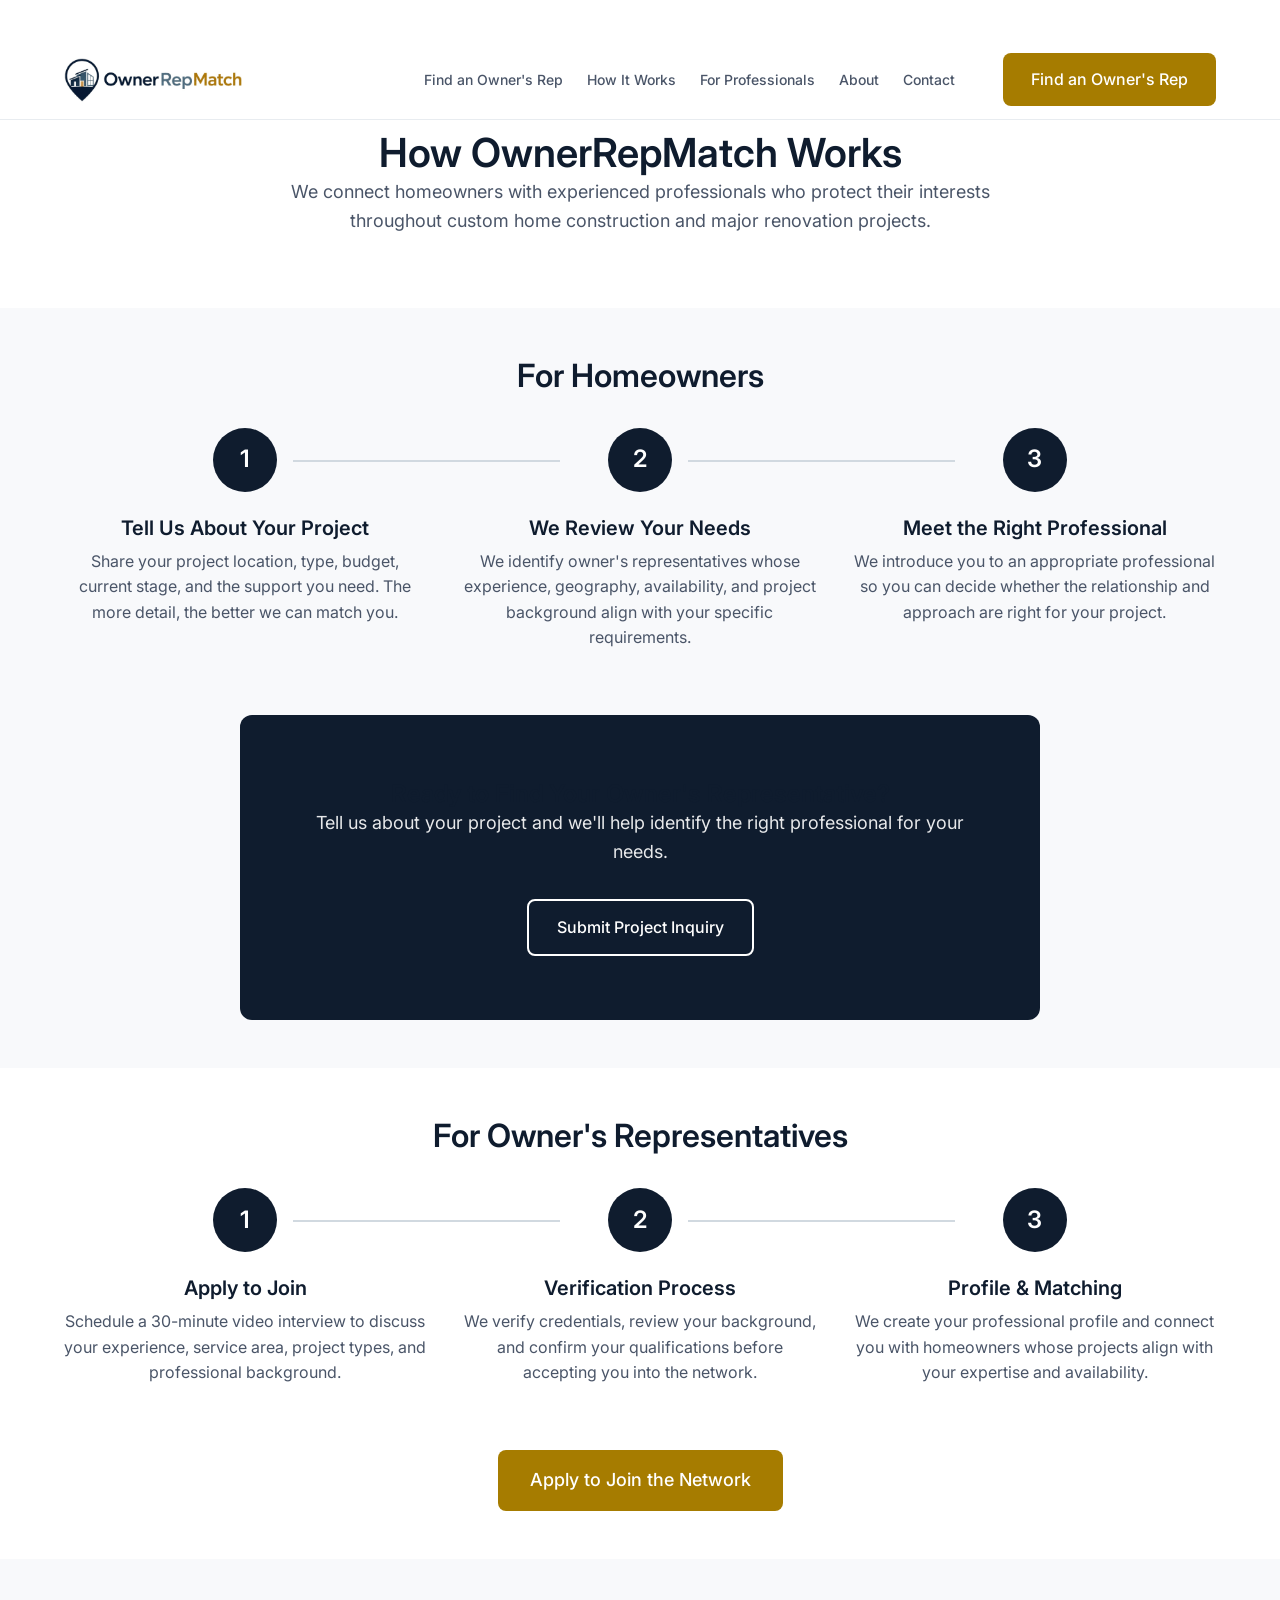
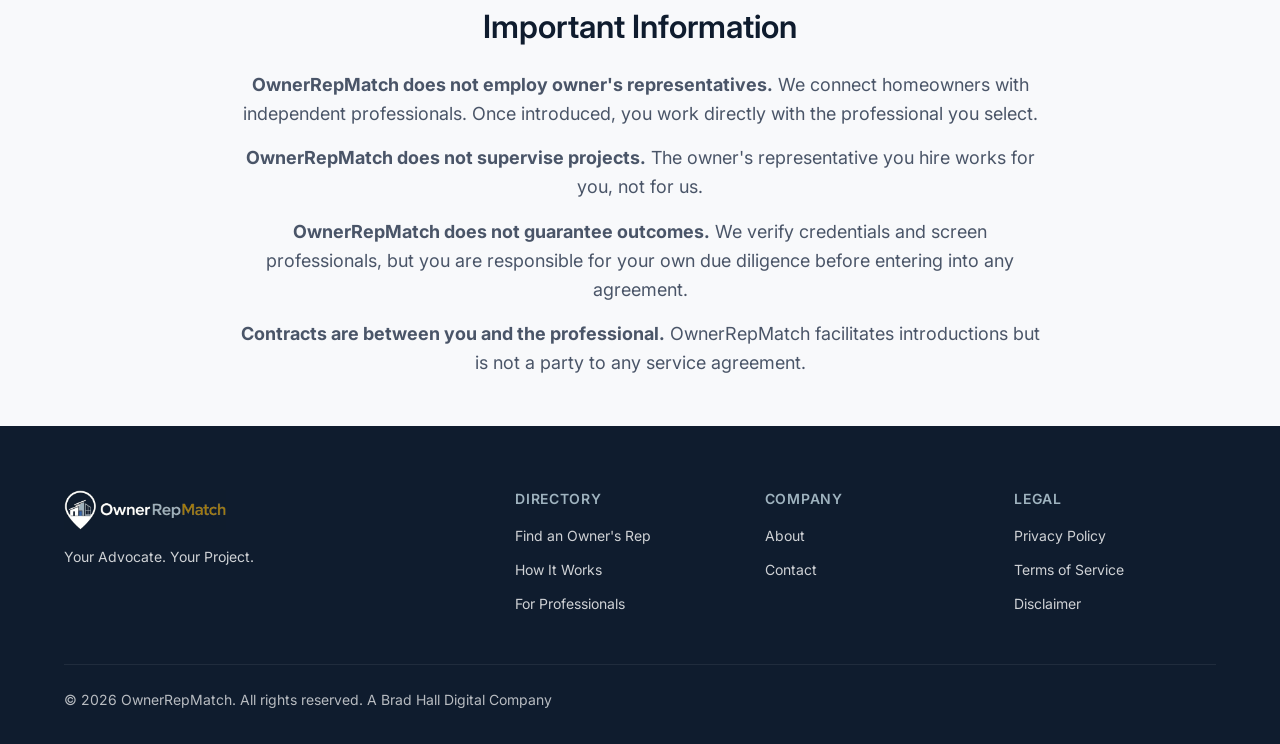
<file: how-it-works.html>
<!DOCTYPE html>
<html lang="en">
<head>
  <meta charset="UTF-8">
  <meta name="viewport" content="width=device-width, initial-scale=1.0">
  <title>How It Works | OwnerRepMatch</title>
  <meta name="description" content="Learn how OwnerRepMatch connects homeowners with qualified owner's representatives for custom home construction and major renovation projects.">
  <link rel="canonical" href="https://ownerrepmatch.com/how-it-works.html">
  <meta property="og:title" content="How It Works | OwnerRepMatch">
  <meta property="og:description" content="Learn how OwnerRepMatch connects homeowners with qualified owner's representatives.">
  <meta property="og:url" content="https://ownerrepmatch.com/how-it-works.html">
  <link rel="icon" type="image/png" href="/assets/images/ownerrepmatch-mark.png">
  <link rel="preconnect" href="https://fonts.googleapis.com">
  <link rel="preconnect" href="https://fonts.gstatic.com" crossorigin>
  <link href="https://fonts.googleapis.com/css2?family=Inter:wght@400;500;600;700&display=swap" rel="stylesheet">
  <link rel="stylesheet" href="/assets/css/styles.css">
</head>
<body>
  <a href="#main" class="skip-link">Skip to main content</a>

  <header class="header">
    <div class="container header__inner">
      <a href="/" class="header__logo" aria-label="OwnerRepMatch Home">
        <img src="/assets/images/ownerrepmatch-logo.png" alt="OwnerRepMatch" width="200" height="44">
      </a>
      <button class="header__menu-btn" aria-label="Toggle menu" aria-expanded="false" aria-controls="main-nav">
        <span></span><span></span><span></span>
      </button>
      <nav class="header__nav" id="main-nav" aria-label="Main navigation">
        <ul class="header__nav-list">
          <li><a href="/find-an-owners-rep.html" class="header__nav-link">Find an Owner's Rep</a></li>
          <li><a href="/how-it-works.html" class="header__nav-link">How It Works</a></li>
          <li><a href="/join-the-network.html" class="header__nav-link">For Professionals</a></li>
          <li><a href="/about.html" class="header__nav-link">About</a></li>
          <li><a href="/contact.html" class="header__nav-link">Contact</a></li>
        </ul>
        <div class="header__cta">
          <a href="/find-an-owners-rep.html" class="btn btn--primary">Find an Owner's Rep</a>
        </div>
      </nav>
    </div>
  </header>

  <main id="main">
    <section class="section">
      <div class="container">
        <div class="section__header">
          <h1>How OwnerRepMatch Works</h1>
          <p>We connect homeowners with experienced professionals who protect their interests throughout custom home construction and major renovation projects.</p>
        </div>
      </div>
    </section>

    <section class="section section--alt">
      <div class="container">
        <h2 class="text-center mb-4">For Homeowners</h2>
        <div class="steps">
          <div class="step">
            <div class="step__number">1</div>
            <h3 class="step__title">Tell Us About Your Project</h3>
            <p class="step__description">Share your project location, type, budget, current stage, and the support you need. The more detail, the better we can match you.</p>
          </div>
          <div class="step">
            <div class="step__number">2</div>
            <h3 class="step__title">We Review Your Needs</h3>
            <p class="step__description">We identify owner's representatives whose experience, geography, availability, and project background align with your specific requirements.</p>
          </div>
          <div class="step">
            <div class="step__number">3</div>
            <h3 class="step__title">Meet the Right Professional</h3>
            <p class="step__description">We introduce you to an appropriate professional so you can decide whether the relationship and approach are right for your project.</p>
          </div>
        </div>

        <div class="cta-box" style="margin-top: var(--space-3xl);">
          <h3>Ready to Find Your Owner's Representative?</h3>
          <p>Tell us about your project and we'll help identify the right professional for your needs.</p>
          <a href="/contact.html#project-inquiry" class="btn btn--outline-light">Submit Project Inquiry</a>
        </div>
      </div>
    </section>

    <section class="section">
      <div class="container">
        <h2 class="text-center mb-4">For Owner's Representatives</h2>
        <div class="steps">
          <div class="step">
            <div class="step__number">1</div>
            <h3 class="step__title">Apply to Join</h3>
            <p class="step__description">Schedule a 30-minute video interview to discuss your experience, service area, project types, and professional background.</p>
          </div>
          <div class="step">
            <div class="step__number">2</div>
            <h3 class="step__title">Verification Process</h3>
            <p class="step__description">We verify credentials, review your background, and confirm your qualifications before accepting you into the network.</p>
          </div>
          <div class="step">
            <div class="step__number">3</div>
            <h3 class="step__title">Profile & Matching</h3>
            <p class="step__description">We create your professional profile and connect you with homeowners whose projects align with your expertise and availability.</p>
          </div>
        </div>

        <div class="text-center" style="margin-top: var(--space-3xl);">
          <a href="mailto:brad@bradhall.net?subject=OwnerRepMatch%20Interview%20Request" target="_blank" rel="noopener noreferrer" class="btn btn--primary btn--lg">Apply to Join the Network</a>
        </div>
      </div>
    </section>

    <section class="section section--alt">
      <div class="container">
        <div class="section__header">
          <h2>Important Information</h2>
        </div>
        <div class="what-is__content">
          <p><strong>OwnerRepMatch does not employ owner's representatives.</strong> We connect homeowners with independent professionals. Once introduced, you work directly with the professional you select.</p>
          <p><strong>OwnerRepMatch does not supervise projects.</strong> The owner's representative you hire works for you, not for us.</p>
          <p><strong>OwnerRepMatch does not guarantee outcomes.</strong> We verify credentials and screen professionals, but you are responsible for your own due diligence before entering into any agreement.</p>
          <p><strong>Contracts are between you and the professional.</strong> OwnerRepMatch facilitates introductions but is not a party to any service agreement.</p>
        </div>
      </div>
    </section>
  </main>

  <footer class="footer">
    <div class="container">
      <div class="footer__inner">
        <div class="footer__brand">
          <div class="footer__logo"><img src="/assets/images/ownerrepmatch-logo-inverse.png" alt="OwnerRepMatch"></div>
          <p class="footer__tagline">Your Advocate. Your Project.</p>
        </div>
        <div class="footer__column">
          <h4 class="footer__heading">Directory</h4>
          <ul class="footer__links">
            <li><a href="/find-an-owners-rep.html" class="footer__link">Find an Owner's Rep</a></li>
            <li><a href="/how-it-works.html" class="footer__link">How It Works</a></li>
            <li><a href="/join-the-network.html" class="footer__link">For Professionals</a></li>
          </ul>
        </div>
        <div class="footer__column">
          <h4 class="footer__heading">Company</h4>
          <ul class="footer__links">
            <li><a href="/about.html" class="footer__link">About</a></li>
            <li><a href="/contact.html" class="footer__link">Contact</a></li>
          </ul>
        </div>
        <div class="footer__column">
          <h4 class="footer__heading">Legal</h4>
          <ul class="footer__links">
            <li><a href="/privacy.html" class="footer__link">Privacy Policy</a></li>
            <li><a href="/terms.html" class="footer__link">Terms of Service</a></li>
            <li><a href="/disclaimer.html" class="footer__link">Disclaimer</a></li>
          </ul>
        </div>
      </div>
      <div class="footer__bottom">
        <p>&copy; 2026 OwnerRepMatch. All rights reserved. A Brad Hall Digital Company</p>
      </div>
    </div>
  </footer>

  <script src="/assets/js/site.js"></script>
</body>
</html>
</file>
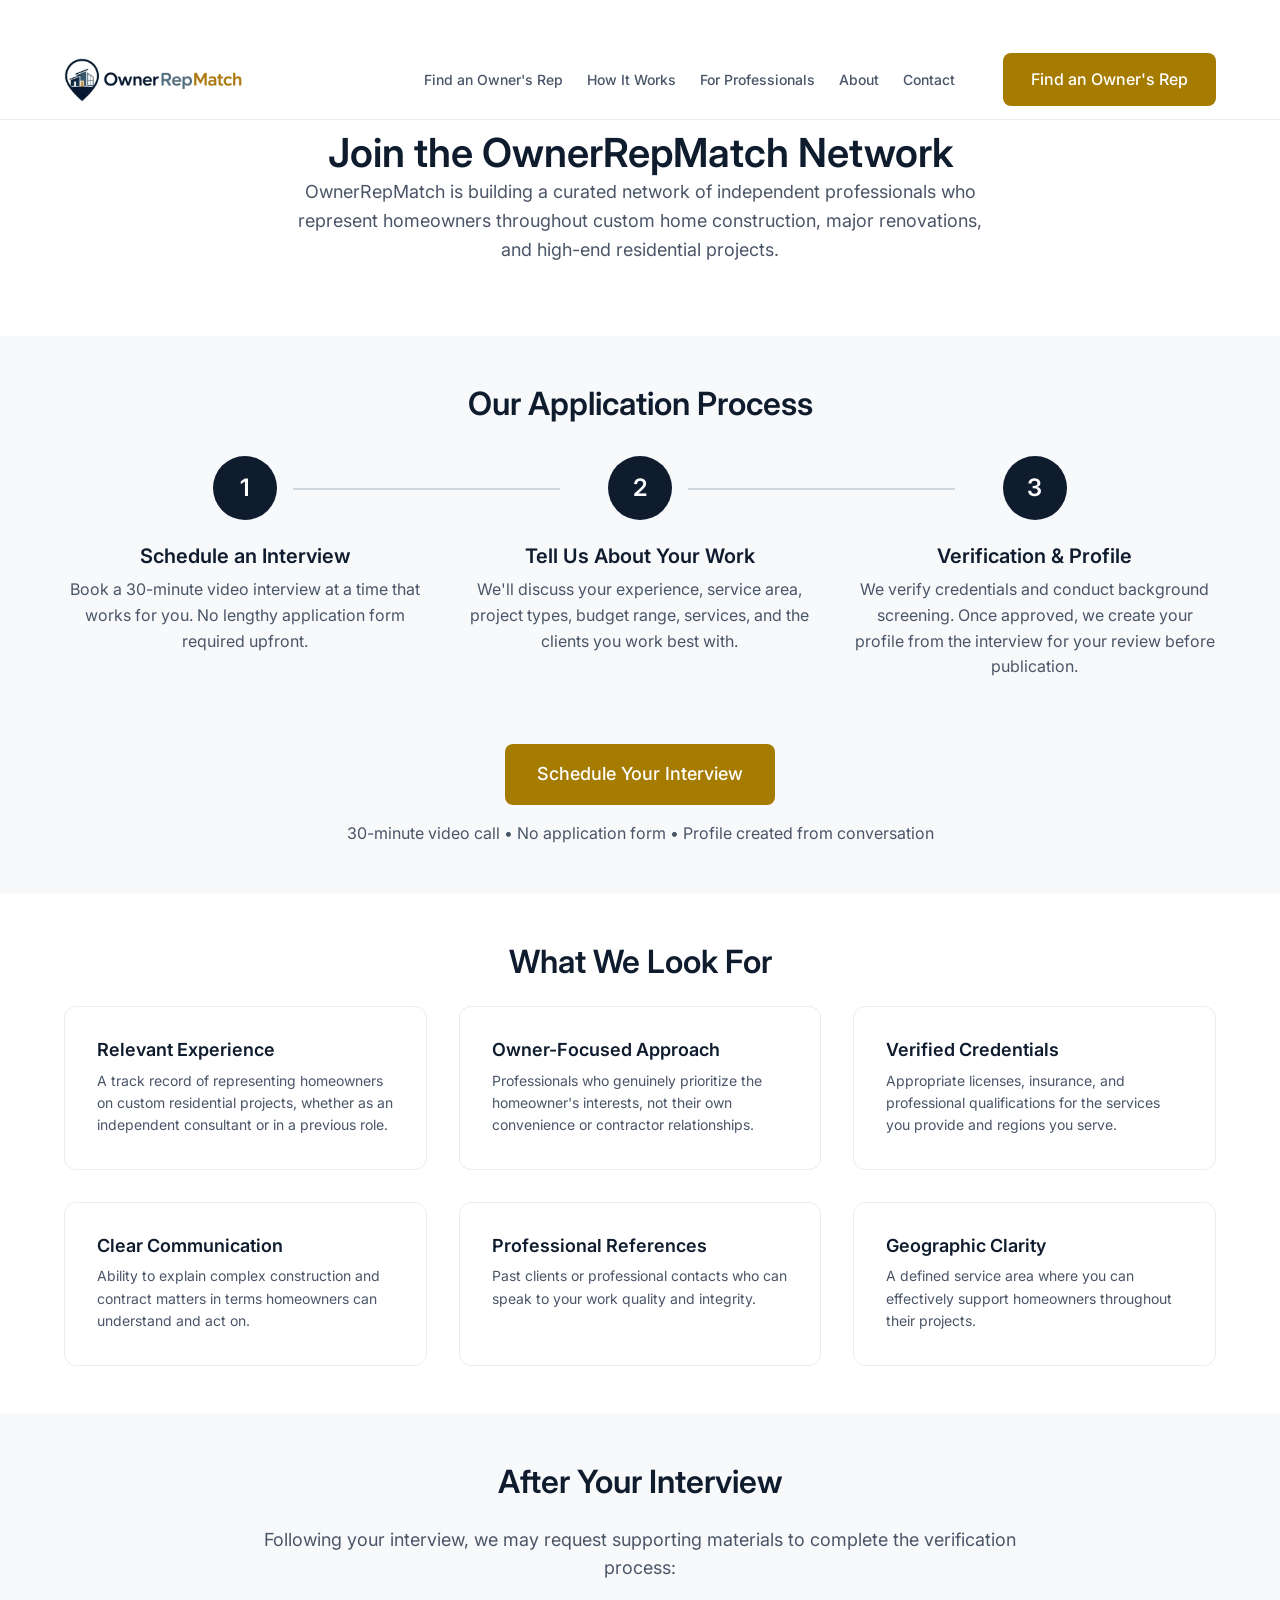
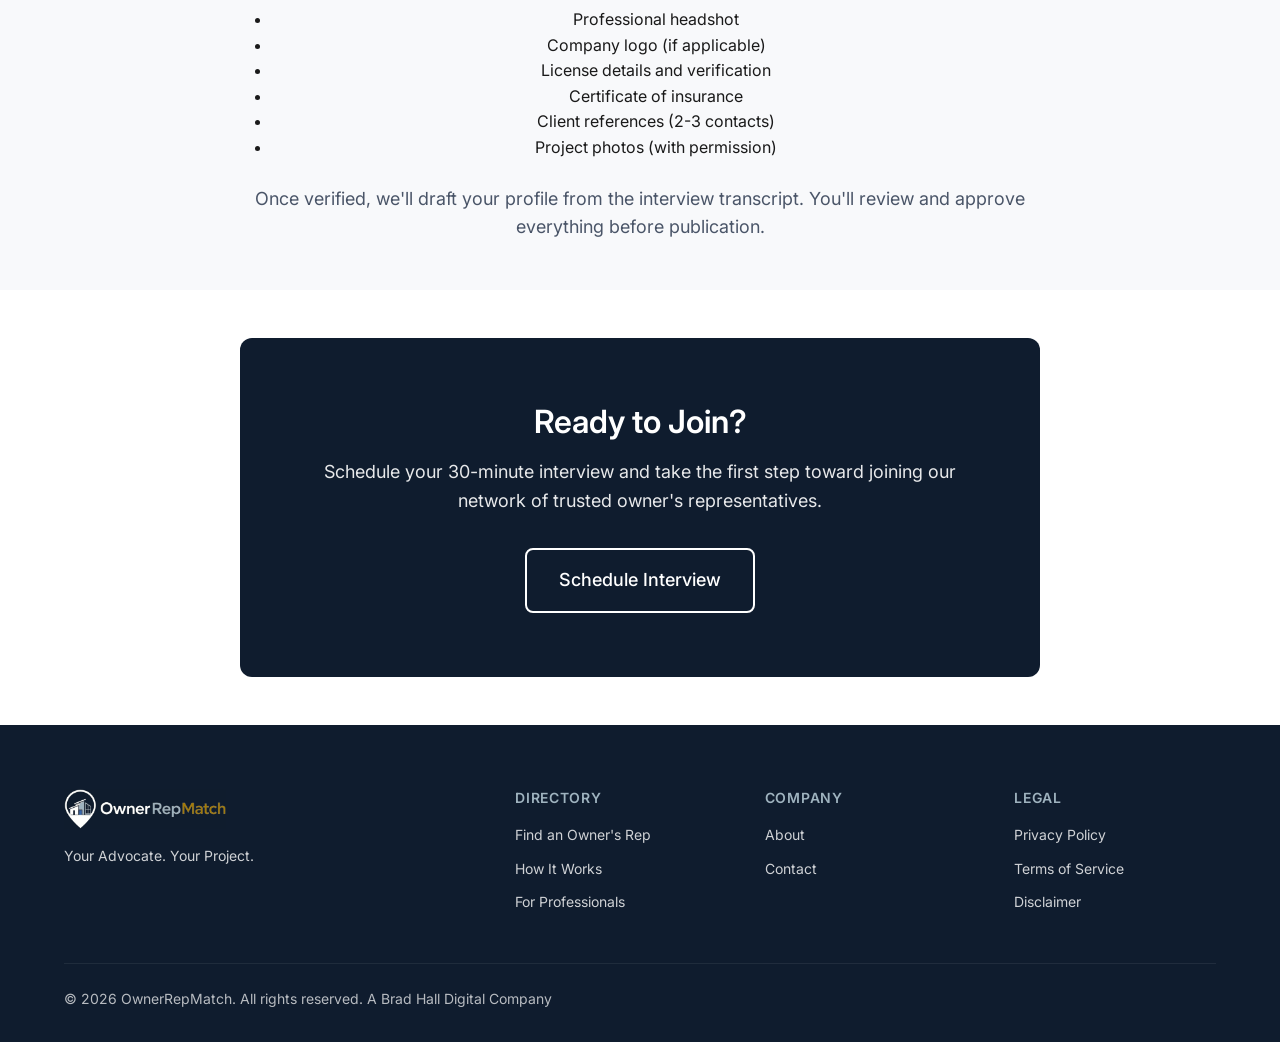
<file: join-the-network.html>
<!DOCTYPE html>
<html lang="en">
<head>
  <meta charset="UTF-8">
  <meta name="viewport" content="width=device-width, initial-scale=1.0">
  <title>Join the OwnerRepMatch Network | For Professionals</title>
  <meta name="description" content="Apply to join the OwnerRepMatch network of vetted owner's representatives serving homeowners on custom home and renovation projects.">
  <link rel="canonical" href="https://ownerrepmatch.com/join-the-network.html">
  <link rel="icon" type="image/png" href="/assets/images/ownerrepmatch-mark.png">
  <link rel="preconnect" href="https://fonts.googleapis.com">
  <link rel="preconnect" href="https://fonts.gstatic.com" crossorigin>
  <link href="https://fonts.googleapis.com/css2?family=Inter:wght@400;500;600;700&display=swap" rel="stylesheet">
  <link rel="stylesheet" href="/assets/css/styles.css">
</head>
<body>
  <a href="#main" class="skip-link">Skip to main content</a>

  <header class="header">
    <div class="container header__inner">
      <a href="/" class="header__logo" aria-label="OwnerRepMatch Home">
        <img src="/assets/images/ownerrepmatch-logo.png" alt="OwnerRepMatch" width="200" height="44">
      </a>
      <button class="header__menu-btn" aria-label="Toggle menu" aria-expanded="false" aria-controls="main-nav">
        <span></span><span></span><span></span>
      </button>
      <nav class="header__nav" id="main-nav" aria-label="Main navigation">
        <ul class="header__nav-list">
          <li><a href="/find-an-owners-rep.html" class="header__nav-link">Find an Owner's Rep</a></li>
          <li><a href="/how-it-works.html" class="header__nav-link">How It Works</a></li>
          <li><a href="/join-the-network.html" class="header__nav-link">For Professionals</a></li>
          <li><a href="/about.html" class="header__nav-link">About</a></li>
          <li><a href="/contact.html" class="header__nav-link">Contact</a></li>
        </ul>
        <div class="header__cta">
          <a href="/find-an-owners-rep.html" class="btn btn--primary">Find an Owner's Rep</a>
        </div>
      </nav>
    </div>
  </header>

  <main id="main">
    <section class="section">
      <div class="container">
        <div class="section__header">
          <h1>Join the OwnerRepMatch Network</h1>
          <p>OwnerRepMatch is building a curated network of independent professionals who represent homeowners throughout custom home construction, major renovations, and high-end residential projects.</p>
        </div>
      </div>
    </section>

    <section class="section section--alt">
      <div class="container">
        <h2 class="text-center mb-4">Our Application Process</h2>
        <div class="steps">
          <div class="step">
            <div class="step__number">1</div>
            <h3 class="step__title">Schedule an Interview</h3>
            <p class="step__description">Book a 30-minute video interview at a time that works for you. No lengthy application form required upfront.</p>
          </div>
          <div class="step">
            <div class="step__number">2</div>
            <h3 class="step__title">Tell Us About Your Work</h3>
            <p class="step__description">We'll discuss your experience, service area, project types, budget range, services, and the clients you work best with.</p>
          </div>
          <div class="step">
            <div class="step__number">3</div>
            <h3 class="step__title">Verification & Profile</h3>
            <p class="step__description">We verify credentials and conduct background screening. Once approved, we create your profile from the interview for your review before publication.</p>
          </div>
        </div>

        <div class="text-center" style="margin-top: var(--space-3xl);">
          <a href="mailto:brad@bradhall.net?subject=OwnerRepMatch%20Interview%20Request" target="_blank" rel="noopener noreferrer" class="btn btn--primary btn--lg">Schedule Your Interview</a>
          <p style="margin-top: var(--space-md); color: var(--text-secondary);">30-minute video call • No application form • Profile created from conversation</p>
        </div>
      </div>
    </section>

    <section class="section">
      <div class="container">
        <div class="section__header">
          <h2>What We Look For</h2>
        </div>
        <div class="services-grid">
          <article class="service-card">
            <h3 class="service-card__title">Relevant Experience</h3>
            <p class="service-card__description">A track record of representing homeowners on custom residential projects, whether as an independent consultant or in a previous role.</p>
          </article>
          <article class="service-card">
            <h3 class="service-card__title">Owner-Focused Approach</h3>
            <p class="service-card__description">Professionals who genuinely prioritize the homeowner's interests, not their own convenience or contractor relationships.</p>
          </article>
          <article class="service-card">
            <h3 class="service-card__title">Verified Credentials</h3>
            <p class="service-card__description">Appropriate licenses, insurance, and professional qualifications for the services you provide and regions you serve.</p>
          </article>
          <article class="service-card">
            <h3 class="service-card__title">Clear Communication</h3>
            <p class="service-card__description">Ability to explain complex construction and contract matters in terms homeowners can understand and act on.</p>
          </article>
          <article class="service-card">
            <h3 class="service-card__title">Professional References</h3>
            <p class="service-card__description">Past clients or professional contacts who can speak to your work quality and integrity.</p>
          </article>
          <article class="service-card">
            <h3 class="service-card__title">Geographic Clarity</h3>
            <p class="service-card__description">A defined service area where you can effectively support homeowners throughout their projects.</p>
          </article>
        </div>
      </div>
    </section>

    <section class="section section--alt">
      <div class="container">
        <div class="section__header">
          <h2>After Your Interview</h2>
        </div>
        <div class="what-is__content">
          <p>Following your interview, we may request supporting materials to complete the verification process:</p>
          <ul style="list-style: disc; padding-left: var(--space-xl); margin: var(--space-lg) 0;">
            <li>Professional headshot</li>
            <li>Company logo (if applicable)</li>
            <li>License details and verification</li>
            <li>Certificate of insurance</li>
            <li>Client references (2-3 contacts)</li>
            <li>Project photos (with permission)</li>
          </ul>
          <p>Once verified, we'll draft your profile from the interview transcript. You'll review and approve everything before publication.</p>
        </div>
      </div>
    </section>

    <section class="section">
      <div class="container">
        <div class="cta-box">
          <h2>Ready to Join?</h2>
          <p>Schedule your 30-minute interview and take the first step toward joining our network of trusted owner's representatives.</p>
          <a href="mailto:brad@bradhall.net?subject=OwnerRepMatch%20Interview%20Request" target="_blank" rel="noopener noreferrer" class="btn btn--outline-light btn--lg">Schedule Interview</a>
        </div>
      </div>
    </section>
  </main>

  <footer class="footer">
    <div class="container">
      <div class="footer__inner">
        <div class="footer__brand">
          <div class="footer__logo"><img src="/assets/images/ownerrepmatch-logo-inverse.png" alt="OwnerRepMatch"></div>
          <p class="footer__tagline">Your Advocate. Your Project.</p>
        </div>
        <div class="footer__column">
          <h4 class="footer__heading">Directory</h4>
          <ul class="footer__links">
            <li><a href="/find-an-owners-rep.html" class="footer__link">Find an Owner's Rep</a></li>
            <li><a href="/how-it-works.html" class="footer__link">How It Works</a></li>
            <li><a href="/join-the-network.html" class="footer__link">For Professionals</a></li>
          </ul>
        </div>
        <div class="footer__column">
          <h4 class="footer__heading">Company</h4>
          <ul class="footer__links">
            <li><a href="/about.html" class="footer__link">About</a></li>
            <li><a href="/contact.html" class="footer__link">Contact</a></li>
          </ul>
        </div>
        <div class="footer__column">
          <h4 class="footer__heading">Legal</h4>
          <ul class="footer__links">
            <li><a href="/privacy.html" class="footer__link">Privacy Policy</a></li>
            <li><a href="/terms.html" class="footer__link">Terms of Service</a></li>
            <li><a href="/disclaimer.html" class="footer__link">Disclaimer</a></li>
          </ul>
        </div>
      </div>
      <div class="footer__bottom">
        <p>&copy; 2026 OwnerRepMatch. All rights reserved. A Brad Hall Digital Company</p>
      </div>
    </div>
  </footer>

  <script src="/assets/js/site.js"></script>
</body>
</html>
</file>
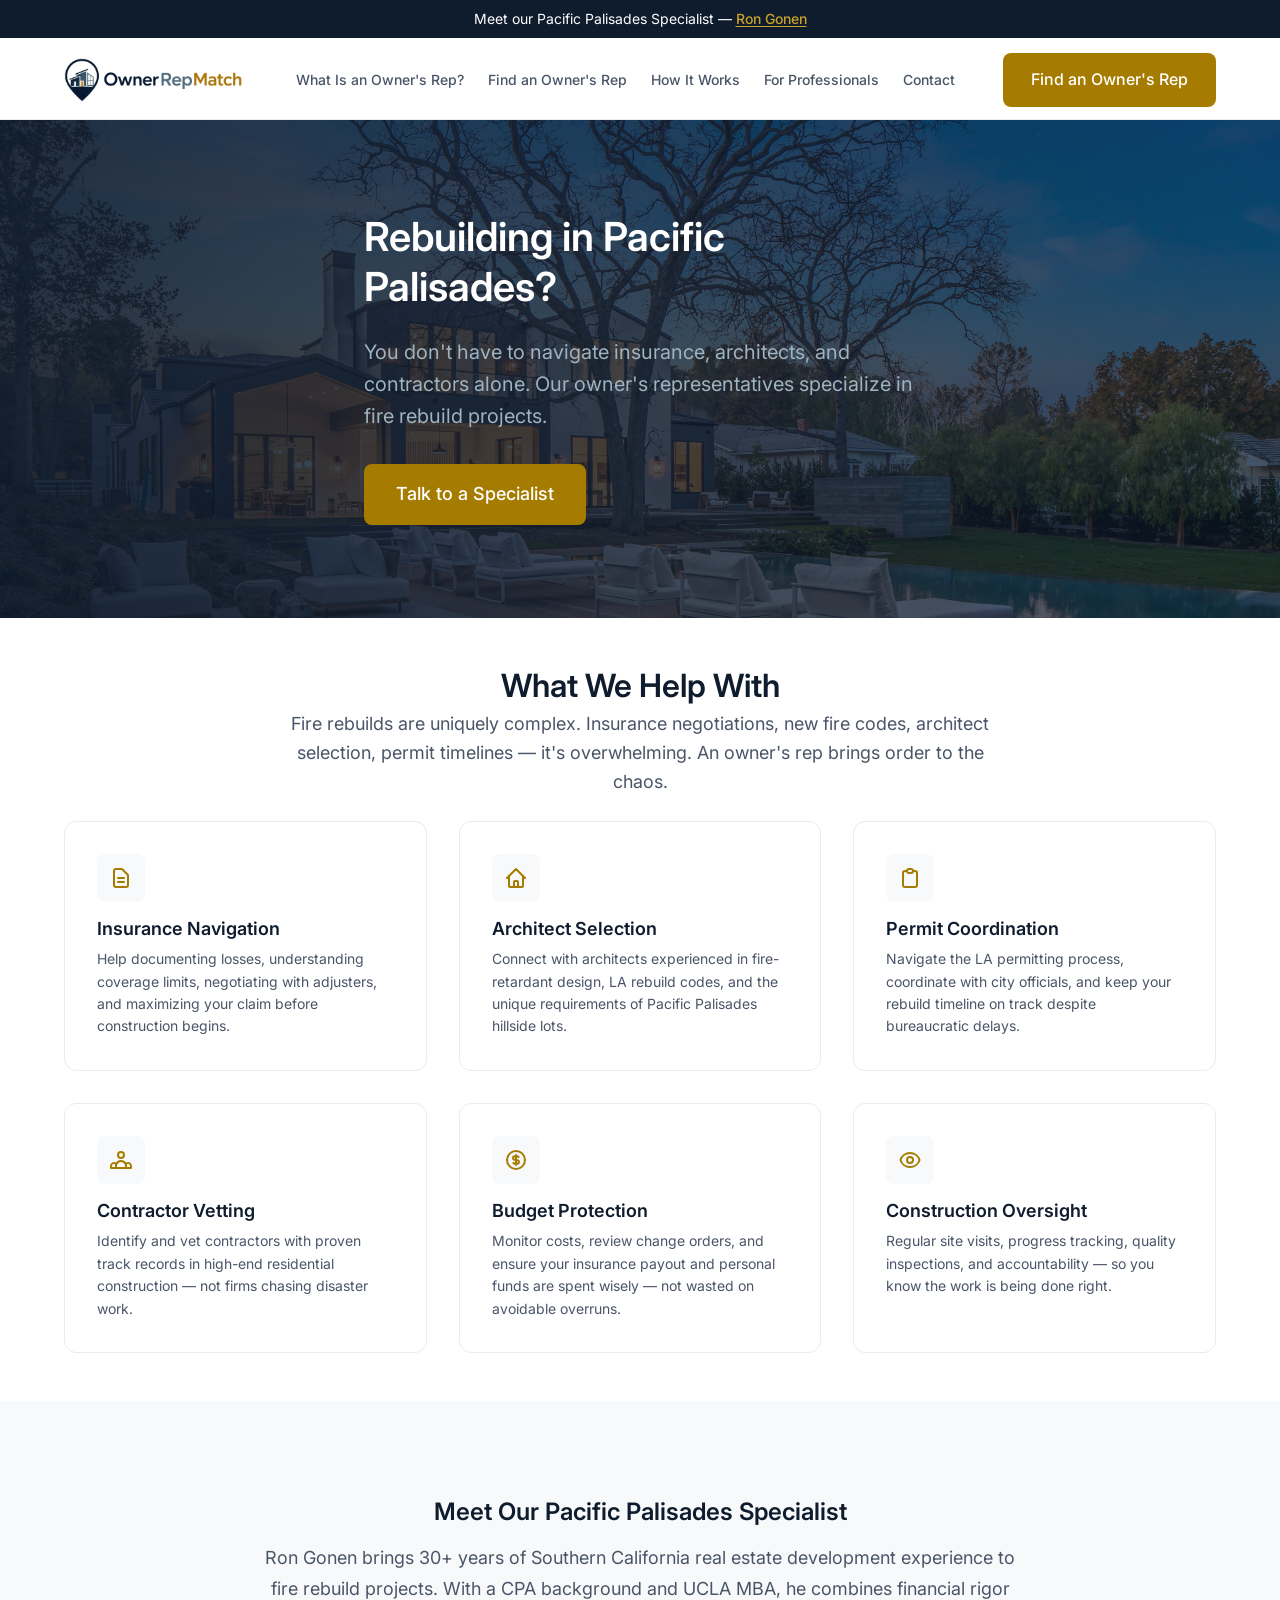
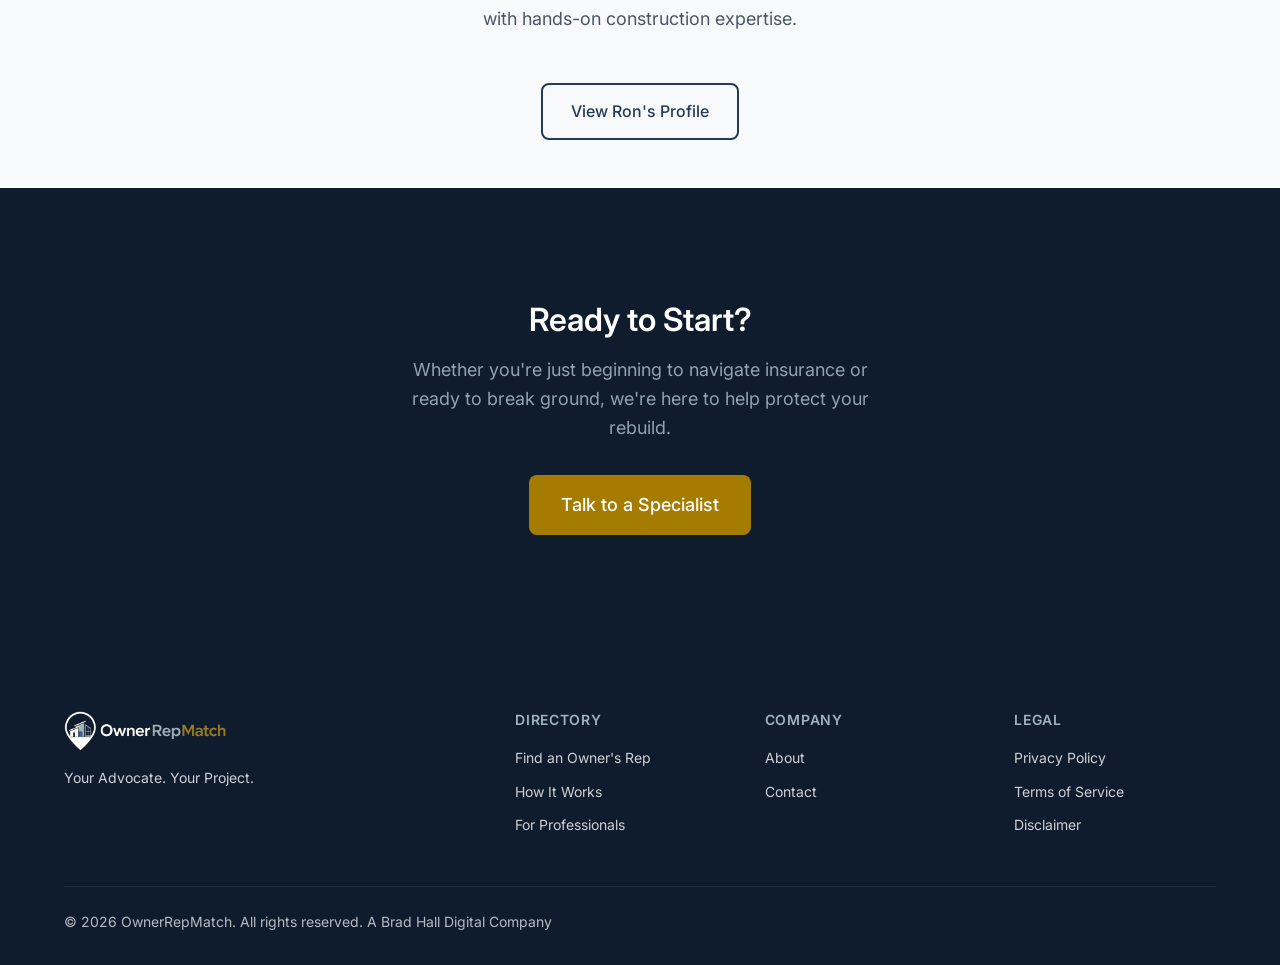
<file: pacific-palisades-fire-rebuild.html>
<!DOCTYPE html>
<html lang="en">
<head>
  <meta charset="UTF-8">
  <meta name="viewport" content="width=device-width, initial-scale=1.0">
  <title>Pacific Palisades Fire Rebuild | Owner's Rep Services | OwnerRepMatch</title>
  <meta name="description" content="Rebuilding after the Pacific Palisades fires? Our owner's representatives specialize in fire rebuild projects — from insurance claims to architect selection to construction oversight.">
  
  <link rel="canonical" href="https://ownerrepmatch.com/pacific-palisades-fire-rebuild/">
  
  <meta property="og:type" content="website">
  <meta property="og:title" content="Pacific Palisades Fire Rebuild — Owner's Rep Services">
  <meta property="og:description" content="Expert owner's representation for Pacific Palisades fire rebuild projects. Insurance navigation, architect selection, construction oversight.">
  <meta property="og:url" content="https://ownerrepmatch.com/pacific-palisades-fire-rebuild/">
  <meta property="og:image" content="https://ownerrepmatch.com/assets/images/hero-rogo.jpg">
  
  <link rel="icon" type="image/png" href="/assets/images/ownerrepmatch-mark.png">
  
  <link rel="preconnect" href="https://fonts.googleapis.com">
  <link rel="preconnect" href="https://fonts.gstatic.com" crossorigin>
  <link href="https://fonts.googleapis.com/css2?family=Inter:wght@400;500;600;700&display=swap" rel="stylesheet">
  
  <link rel="stylesheet" href="/assets/css/styles.css">

  <script type="application/ld+json">
  {
    "@context": "https://schema.org",
    "@type": "Service",
    "name": "Pacific Palisades Fire Rebuild Owner's Representation",
    "description": "Expert owner's representation services for homeowners rebuilding after the Pacific Palisades fires. Insurance navigation, architect selection, contractor vetting, and full construction oversight.",
    "provider": {
      "@type": "Organization",
      "name": "OwnerRepMatch",
      "url": "https://ownerrepmatch.com"
    },
    "areaServed": {
      "@type": "City",
      "name": "Pacific Palisades",
      "containedInPlace": "Los Angeles, California"
    },
    "serviceType": "Owner's Representation",
    "offers": {
      "@type": "Offer",
      "description": "Owner's representation for fire rebuild projects $3M+"
    }
  }
  </script>
</head>
<body>
  <a href="#main" class="skip-link">Skip to main content</a>

  <div class="announcement">
    <div class="announcement__inner">
      <p class="announcement__text">Meet our Pacific Palisades Specialist — <a href="/profiles/ron-gonen/" class="announcement__link">Ron Gonen</a></p>
    </div>
  </div>

  <header class="header">
    <div class="container header__inner">
      <a href="/" class="header__logo" aria-label="OwnerRepMatch Home">
        <img src="/assets/images/ownerrepmatch-logo.png" alt="OwnerRepMatch" width="200" height="44">
      </a>
      
      <button class="header__menu-btn" aria-label="Toggle menu" aria-expanded="false" aria-controls="main-nav">
        <span></span>
        <span></span>
        <span></span>
      </button>
      
      <nav class="header__nav" id="main-nav" aria-label="Main navigation">
        <ul class="header__nav-list">
          <li><a href="/what-is-an-owners-rep/" class="header__nav-link">What Is an Owner's Rep?</a></li>
          <li><a href="/find-an-owners-rep.html" class="header__nav-link">Find an Owner's Rep</a></li>
          <li><a href="/how-it-works.html" class="header__nav-link">How It Works</a></li>
          <li><a href="/join-the-network.html" class="header__nav-link">For Professionals</a></li>
          <li><a href="/contact.html" class="header__nav-link">Contact</a></li>
        </ul>
        <div class="header__cta">
          <a href="/find-an-owners-rep.html" class="btn btn--primary">Find an Owner's Rep</a>
        </div>
      </nav>
    </div>
  </header>

  <main id="main">
    <section class="landing-hero" style="background-image: url('/assets/images/hero-rogo.jpg');">
      <div class="landing-hero__overlay"></div>
      <div class="container landing-hero__content">
        <h1>Rebuilding in Pacific Palisades?</h1>
        <p class="landing-hero__lead">You don't have to navigate insurance, architects, and contractors alone. Our owner's representatives specialize in fire rebuild projects.</p>
        <a href="mailto:brad@bradhall.net?subject=Pacific%20Palisades%20Fire%20Rebuild%20Inquiry" class="btn btn--primary btn--lg">Talk to a Specialist</a>
      </div>
    </section>

    <section class="section">
      <div class="container">
        <div class="section__header">
          <h2>What We Help With</h2>
          <p>Fire rebuilds are uniquely complex. Insurance negotiations, new fire codes, architect selection, permit timelines — it's overwhelming. An owner's rep brings order to the chaos.</p>
        </div>
        
        <div class="services-grid">
          <article class="service-card">
            <div class="service-card__icon">
              <svg xmlns="http://www.w3.org/2000/svg" fill="none" viewBox="0 0 24 24" stroke="currentColor" stroke-width="2">
                <path stroke-linecap="round" stroke-linejoin="round" d="M9 12h6m-6 4h6m2 5H7a2 2 0 01-2-2V5a2 2 0 012-2h5.586a1 1 0 01.707.293l5.414 5.414a1 1 0 01.293.707V19a2 2 0 01-2 2z"/>
              </svg>
            </div>
            <h3 class="service-card__title">Insurance Navigation</h3>
            <p class="service-card__description">Help documenting losses, understanding coverage limits, negotiating with adjusters, and maximizing your claim before construction begins.</p>
          </article>

          <article class="service-card">
            <div class="service-card__icon">
              <svg xmlns="http://www.w3.org/2000/svg" fill="none" viewBox="0 0 24 24" stroke="currentColor" stroke-width="2">
                <path stroke-linecap="round" stroke-linejoin="round" d="M3 12l2-2m0 0l7-7 7 7M5 10v10a1 1 0 001 1h3m10-11l2 2m-2-2v10a1 1 0 01-1 1h-3m-6 0a1 1 0 001-1v-4a1 1 0 011-1h2a1 1 0 011 1v4a1 1 0 001 1m-6 0h6"/>
              </svg>
            </div>
            <h3 class="service-card__title">Architect Selection</h3>
            <p class="service-card__description">Connect with architects experienced in fire-retardant design, LA rebuild codes, and the unique requirements of Pacific Palisades hillside lots.</p>
          </article>

          <article class="service-card">
            <div class="service-card__icon">
              <svg xmlns="http://www.w3.org/2000/svg" fill="none" viewBox="0 0 24 24" stroke="currentColor" stroke-width="2">
                <path stroke-linecap="round" stroke-linejoin="round" d="M9 5H7a2 2 0 00-2 2v12a2 2 0 002 2h10a2 2 0 002-2V7a2 2 0 00-2-2h-2M9 5a2 2 0 002 2h2a2 2 0 002-2M9 5a2 2 0 012-2h2a2 2 0 012 2"/>
              </svg>
            </div>
            <h3 class="service-card__title">Permit Coordination</h3>
            <p class="service-card__description">Navigate the LA permitting process, coordinate with city officials, and keep your rebuild timeline on track despite bureaucratic delays.</p>
          </article>

          <article class="service-card">
            <div class="service-card__icon">
              <svg xmlns="http://www.w3.org/2000/svg" fill="none" viewBox="0 0 24 24" stroke="currentColor" stroke-width="2">
                <path stroke-linecap="round" stroke-linejoin="round" d="M17 20h5v-2a3 3 0 00-5.356-1.857M17 20H7m10 0v-2c0-.656-.126-1.283-.356-1.857M7 20H2v-2a3 3 0 015.356-1.857M7 20v-2c0-.656.126-1.283.356-1.857m0 0a5.002 5.002 0 019.288 0M15 7a3 3 0 11-6 0 3 3 0 016 0z"/>
              </svg>
            </div>
            <h3 class="service-card__title">Contractor Vetting</h3>
            <p class="service-card__description">Identify and vet contractors with proven track records in high-end residential construction — not firms chasing disaster work.</p>
          </article>

          <article class="service-card">
            <div class="service-card__icon">
              <svg xmlns="http://www.w3.org/2000/svg" fill="none" viewBox="0 0 24 24" stroke="currentColor" stroke-width="2">
                <path stroke-linecap="round" stroke-linejoin="round" d="M12 8c-1.657 0-3 .895-3 2s1.343 2 3 2 3 .895 3 2-1.343 2-3 2m0-8c1.11 0 2.08.402 2.599 1M12 8V7m0 1v8m0 0v1m0-1c-1.11 0-2.08-.402-2.599-1M21 12a9 9 0 11-18 0 9 9 0 0118 0z"/>
              </svg>
            </div>
            <h3 class="service-card__title">Budget Protection</h3>
            <p class="service-card__description">Monitor costs, review change orders, and ensure your insurance payout and personal funds are spent wisely — not wasted on avoidable overruns.</p>
          </article>

          <article class="service-card">
            <div class="service-card__icon">
              <svg xmlns="http://www.w3.org/2000/svg" fill="none" viewBox="0 0 24 24" stroke="currentColor" stroke-width="2">
                <path stroke-linecap="round" stroke-linejoin="round" d="M15 12a3 3 0 11-6 0 3 3 0 016 0z"/>
                <path stroke-linecap="round" stroke-linejoin="round" d="M2.458 12C3.732 7.943 7.523 5 12 5c4.478 0 8.268 2.943 9.542 7-1.274 4.057-5.064 7-9.542 7-4.477 0-8.268-2.943-9.542-7z"/>
              </svg>
            </div>
            <h3 class="service-card__title">Construction Oversight</h3>
            <p class="service-card__description">Regular site visits, progress tracking, quality inspections, and accountability — so you know the work is being done right.</p>
          </article>
        </div>
      </div>
    </section>

    <section class="section section--alt">
      <div class="container">
        <div class="content-article" style="text-align: center;">
          <h2>Meet Our Pacific Palisades Specialist</h2>
          <p>Ron Gonen brings 30+ years of Southern California real estate development experience to fire rebuild projects. With a CPA background and UCLA MBA, he combines financial rigor with hands-on construction expertise.</p>
          <a href="/profiles/ron-gonen/" class="btn btn--secondary" style="margin-top: var(--space-lg);">View Ron's Profile</a>
        </div>
      </div>
    </section>

    <section class="section section--navy">
      <div class="container">
        <div class="cta-box cta-box--centered">
          <h2>Ready to Start?</h2>
          <p>Whether you're just beginning to navigate insurance or ready to break ground, we're here to help protect your rebuild.</p>
          <a href="mailto:brad@bradhall.net?subject=Pacific%20Palisades%20Fire%20Rebuild%20Inquiry" class="btn btn--primary btn--lg">Talk to a Specialist</a>
        </div>
      </div>
    </section>
  </main>

  <footer class="footer">
    <div class="container">
      <div class="footer__inner">
        <div class="footer__brand">
          <div class="footer__logo"><img src="/assets/images/ownerrepmatch-logo-inverse.png" alt="OwnerRepMatch"></div>
          <p class="footer__tagline">Your Advocate. Your Project.</p>
        </div>
        <div class="footer__column">
          <h4 class="footer__heading">Directory</h4>
          <ul class="footer__links">
            <li><a href="/find-an-owners-rep.html" class="footer__link">Find an Owner's Rep</a></li>
            <li><a href="/how-it-works.html" class="footer__link">How It Works</a></li>
            <li><a href="/join-the-network.html" class="footer__link">For Professionals</a></li>
          </ul>
        </div>
        <div class="footer__column">
          <h4 class="footer__heading">Company</h4>
          <ul class="footer__links">
            <li><a href="/about.html" class="footer__link">About</a></li>
            <li><a href="/contact.html" class="footer__link">Contact</a></li>
          </ul>
        </div>
        <div class="footer__column">
          <h4 class="footer__heading">Legal</h4>
          <ul class="footer__links">
            <li><a href="/privacy.html" class="footer__link">Privacy Policy</a></li>
            <li><a href="/terms.html" class="footer__link">Terms of Service</a></li>
            <li><a href="/disclaimer.html" class="footer__link">Disclaimer</a></li>
          </ul>
        </div>
      </div>
      <div class="footer__bottom">
        <p>&copy; 2026 OwnerRepMatch. All rights reserved. A Brad Hall Digital Company</p>
      </div>
    </div>
  </footer>

  <script src="/assets/js/site.js"></script>
</body>
</html>
</file>
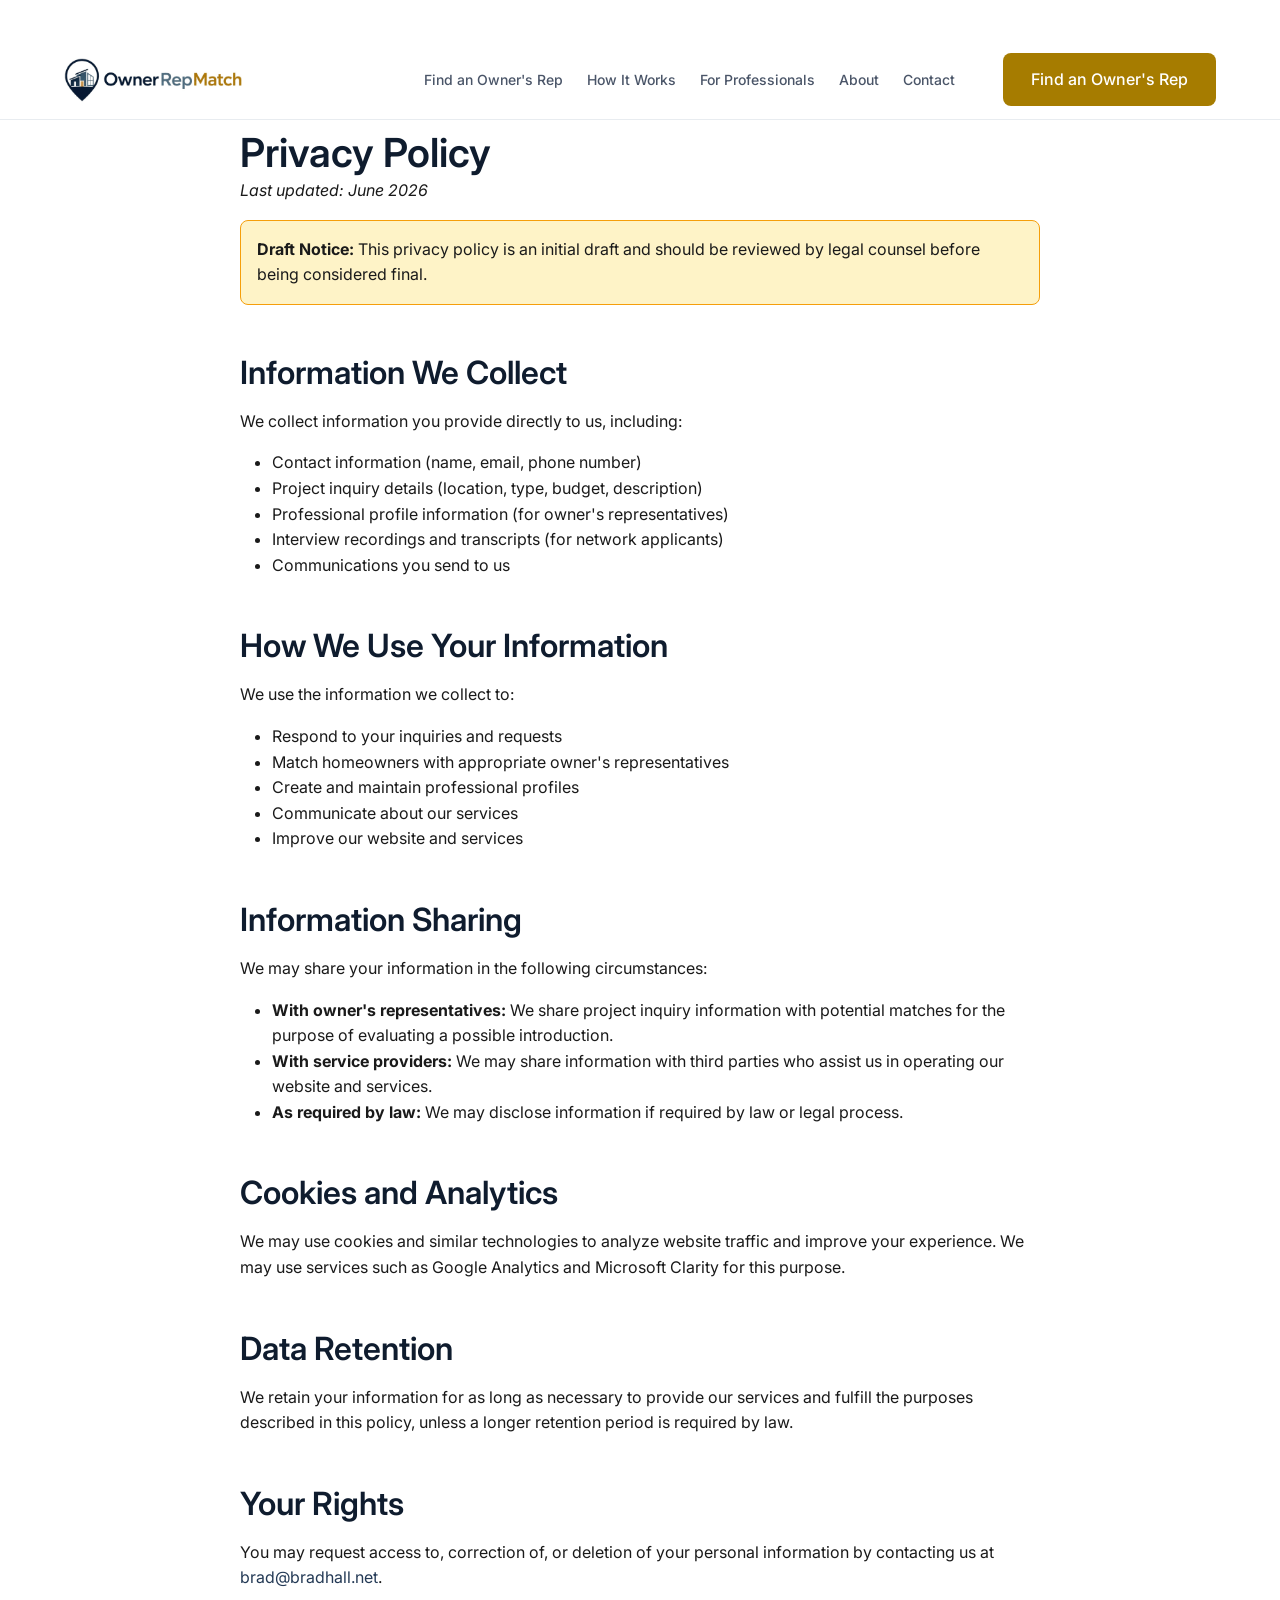
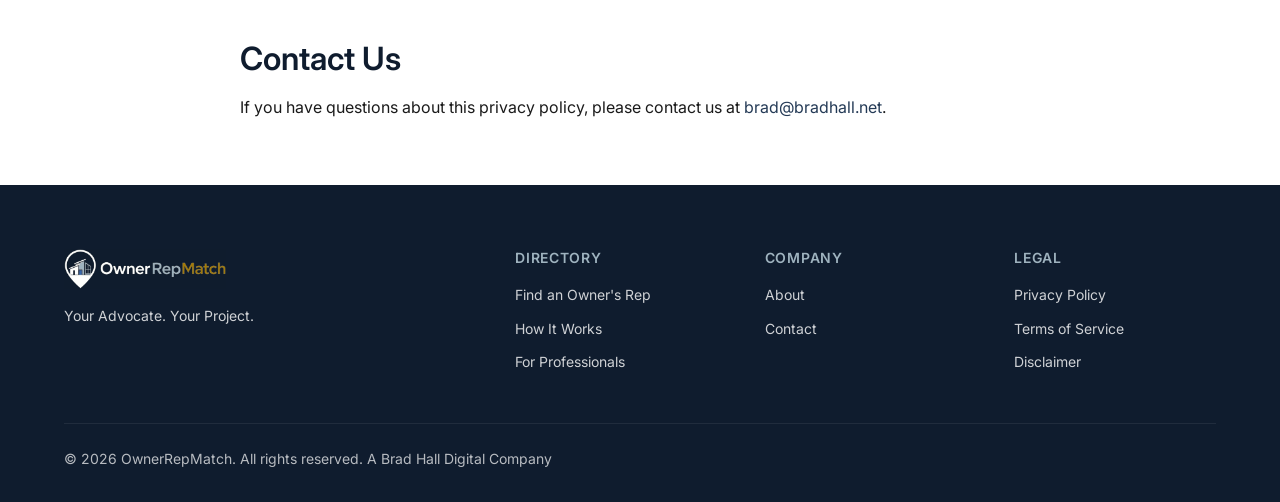
<file: privacy.html>
<!DOCTYPE html>
<html lang="en">
<head>
  <meta charset="UTF-8">
  <meta name="viewport" content="width=device-width, initial-scale=1.0">
  <title>Privacy Policy | OwnerRepMatch</title>
  <meta name="description" content="OwnerRepMatch privacy policy - how we collect, use, and protect your information.">
  <link rel="canonical" href="https://ownerrepmatch.com/privacy.html">
  <link rel="icon" type="image/png" href="/assets/images/ownerrepmatch-mark.png">
  <link rel="preconnect" href="https://fonts.googleapis.com">
  <link rel="preconnect" href="https://fonts.gstatic.com" crossorigin>
  <link href="https://fonts.googleapis.com/css2?family=Inter:wght@400;500;600;700&display=swap" rel="stylesheet">
  <link rel="stylesheet" href="/assets/css/styles.css">
  <style>
    .legal-content { max-width: 800px; margin: 0 auto; }
    .legal-content h2 { margin-top: var(--space-2xl); margin-bottom: var(--space-md); }
    .legal-content p, .legal-content ul { margin-bottom: var(--space-md); }
    .legal-content ul { padding-left: var(--space-xl); list-style: disc; }
    .draft-notice { background: #fef3c7; border: 1px solid #f59e0b; padding: var(--space-md); border-radius: var(--radius-md); margin-bottom: var(--space-xl); }
  </style>
</head>
<body>
  <a href="#main" class="skip-link">Skip to main content</a>

  <header class="header">
    <div class="container header__inner">
      <a href="/" class="header__logo"><img src="/assets/images/ownerrepmatch-logo.png" alt="OwnerRepMatch" width="200" height="44"></a>
      <button class="header__menu-btn" aria-label="Toggle menu" aria-expanded="false" aria-controls="main-nav"><span></span><span></span><span></span></button>
      <nav class="header__nav" id="main-nav">
        <ul class="header__nav-list">
          <li><a href="/find-an-owners-rep.html" class="header__nav-link">Find an Owner's Rep</a></li>
          <li><a href="/how-it-works.html" class="header__nav-link">How It Works</a></li>
          <li><a href="/join-the-network.html" class="header__nav-link">For Professionals</a></li>
          <li><a href="/about.html" class="header__nav-link">About</a></li>
          <li><a href="/contact.html" class="header__nav-link">Contact</a></li>
        </ul>
        <div class="header__cta"><a href="/find-an-owners-rep.html" class="btn btn--primary">Find an Owner's Rep</a></div>
      </nav>
    </div>
  </header>

  <main id="main">
    <section class="section">
      <div class="container">
        <div class="legal-content">
          <h1>Privacy Policy</h1>
          <p><em>Last updated: June 2026</em></p>

          <div class="draft-notice">
            <strong>Draft Notice:</strong> This privacy policy is an initial draft and should be reviewed by legal counsel before being considered final.
          </div>

          <h2>Information We Collect</h2>
          <p>We collect information you provide directly to us, including:</p>
          <ul>
            <li>Contact information (name, email, phone number)</li>
            <li>Project inquiry details (location, type, budget, description)</li>
            <li>Professional profile information (for owner's representatives)</li>
            <li>Interview recordings and transcripts (for network applicants)</li>
            <li>Communications you send to us</li>
          </ul>

          <h2>How We Use Your Information</h2>
          <p>We use the information we collect to:</p>
          <ul>
            <li>Respond to your inquiries and requests</li>
            <li>Match homeowners with appropriate owner's representatives</li>
            <li>Create and maintain professional profiles</li>
            <li>Communicate about our services</li>
            <li>Improve our website and services</li>
          </ul>

          <h2>Information Sharing</h2>
          <p>We may share your information in the following circumstances:</p>
          <ul>
            <li><strong>With owner's representatives:</strong> We share project inquiry information with potential matches for the purpose of evaluating a possible introduction.</li>
            <li><strong>With service providers:</strong> We may share information with third parties who assist us in operating our website and services.</li>
            <li><strong>As required by law:</strong> We may disclose information if required by law or legal process.</li>
          </ul>

          <h2>Cookies and Analytics</h2>
          <p>We may use cookies and similar technologies to analyze website traffic and improve your experience. We may use services such as Google Analytics and Microsoft Clarity for this purpose.</p>

          <h2>Data Retention</h2>
          <p>We retain your information for as long as necessary to provide our services and fulfill the purposes described in this policy, unless a longer retention period is required by law.</p>

          <h2>Your Rights</h2>
          <p>You may request access to, correction of, or deletion of your personal information by contacting us at <a href="mailto:brad@bradhall.net">brad@bradhall.net</a>.</p>

          <h2>Contact Us</h2>
          <p>If you have questions about this privacy policy, please contact us at <a href="mailto:brad@bradhall.net">brad@bradhall.net</a>.</p>
        </div>
      </div>
    </section>
  </main>

  <footer class="footer">
    <div class="container">
      <div class="footer__inner">
        <div class="footer__brand">
          <div class="footer__logo"><img src="/assets/images/ownerrepmatch-logo-inverse.png" alt="OwnerRepMatch"></div>
          <p class="footer__tagline">Your Advocate. Your Project.</p>
        </div>
        <div class="footer__column">
          <h4 class="footer__heading">Directory</h4>
          <ul class="footer__links">
            <li><a href="/find-an-owners-rep.html" class="footer__link">Find an Owner's Rep</a></li>
            <li><a href="/how-it-works.html" class="footer__link">How It Works</a></li>
            <li><a href="/join-the-network.html" class="footer__link">For Professionals</a></li>
          </ul>
        </div>
        <div class="footer__column">
          <h4 class="footer__heading">Company</h4>
          <ul class="footer__links">
            <li><a href="/about.html" class="footer__link">About</a></li>
            <li><a href="/contact.html" class="footer__link">Contact</a></li>
          </ul>
        </div>
        <div class="footer__column">
          <h4 class="footer__heading">Legal</h4>
          <ul class="footer__links">
            <li><a href="/privacy.html" class="footer__link">Privacy Policy</a></li>
            <li><a href="/terms.html" class="footer__link">Terms of Service</a></li>
            <li><a href="/disclaimer.html" class="footer__link">Disclaimer</a></li>
          </ul>
        </div>
      </div>
      <div class="footer__bottom"><p>&copy; 2026 OwnerRepMatch. All rights reserved. A Brad Hall Digital Company</p></div>
    </div>
  </footer>
  <script src="/assets/js/site.js"></script>
</body>
</html>
</file>
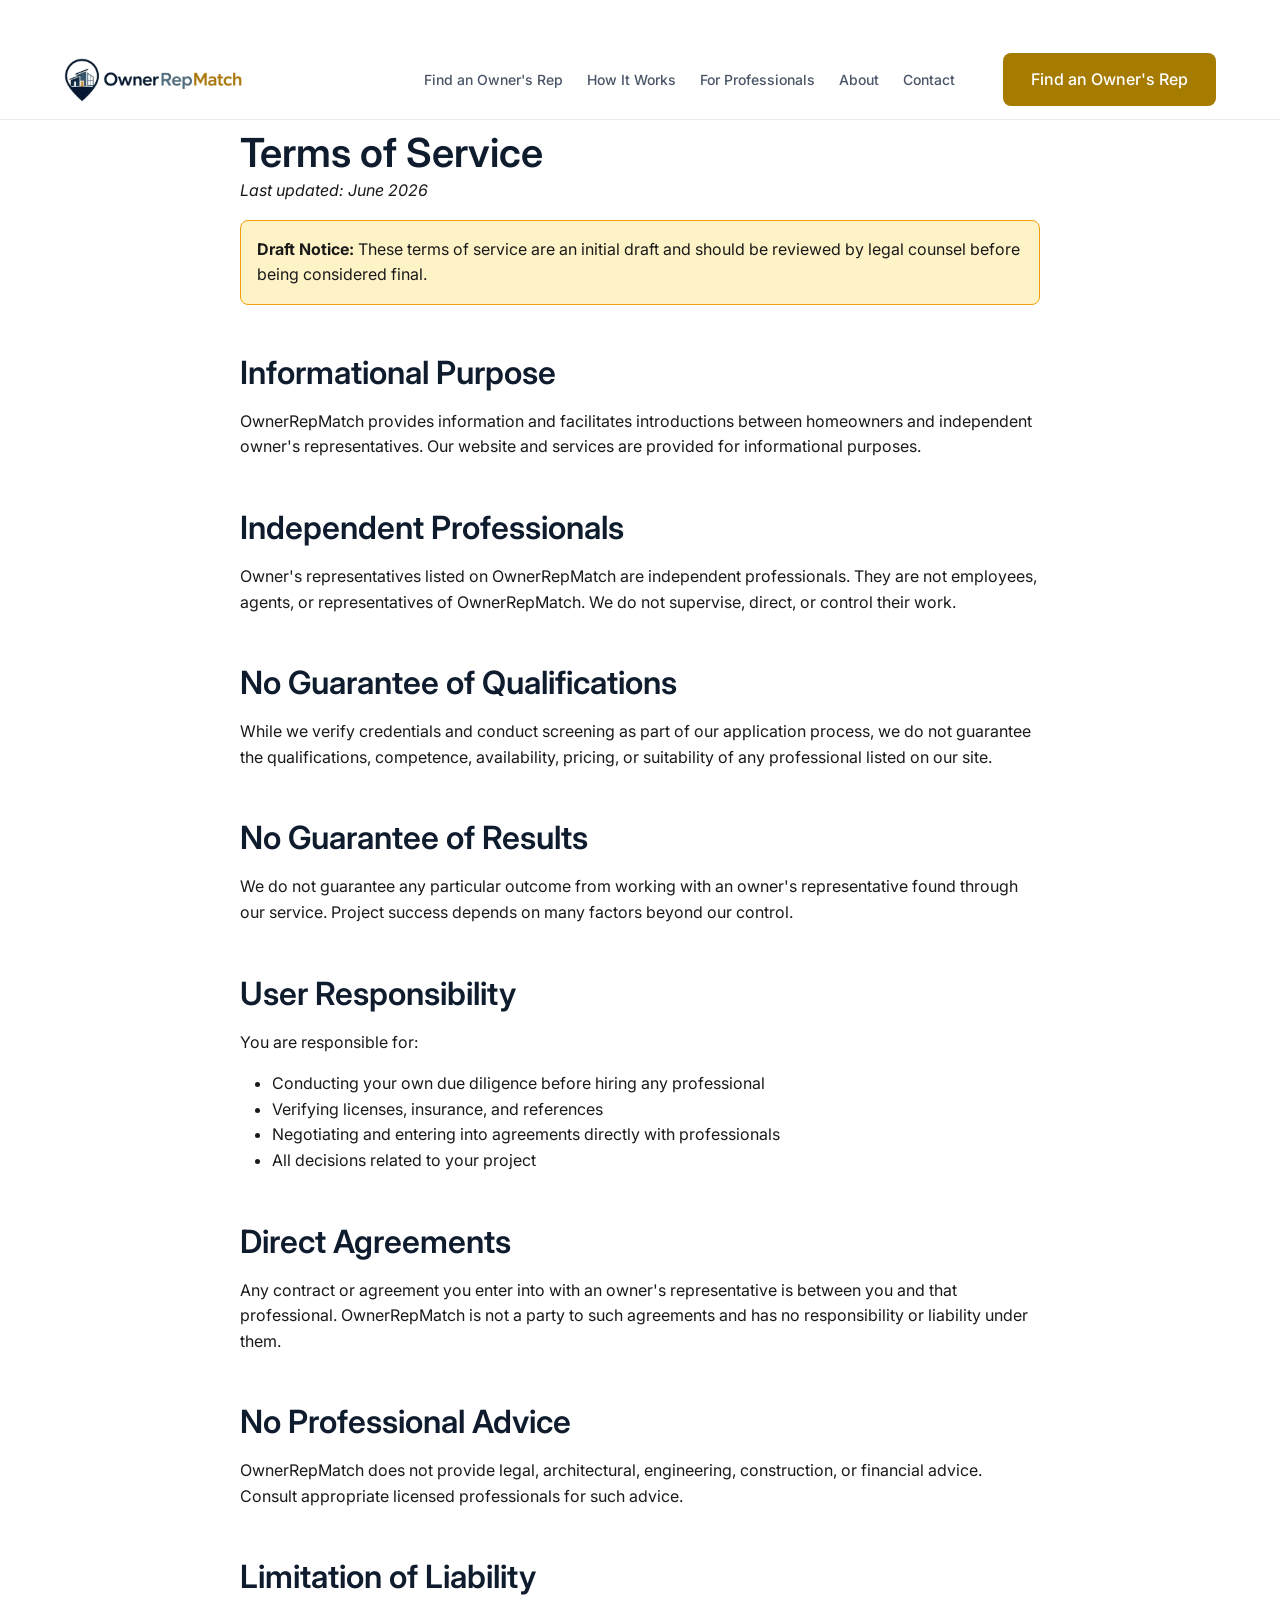
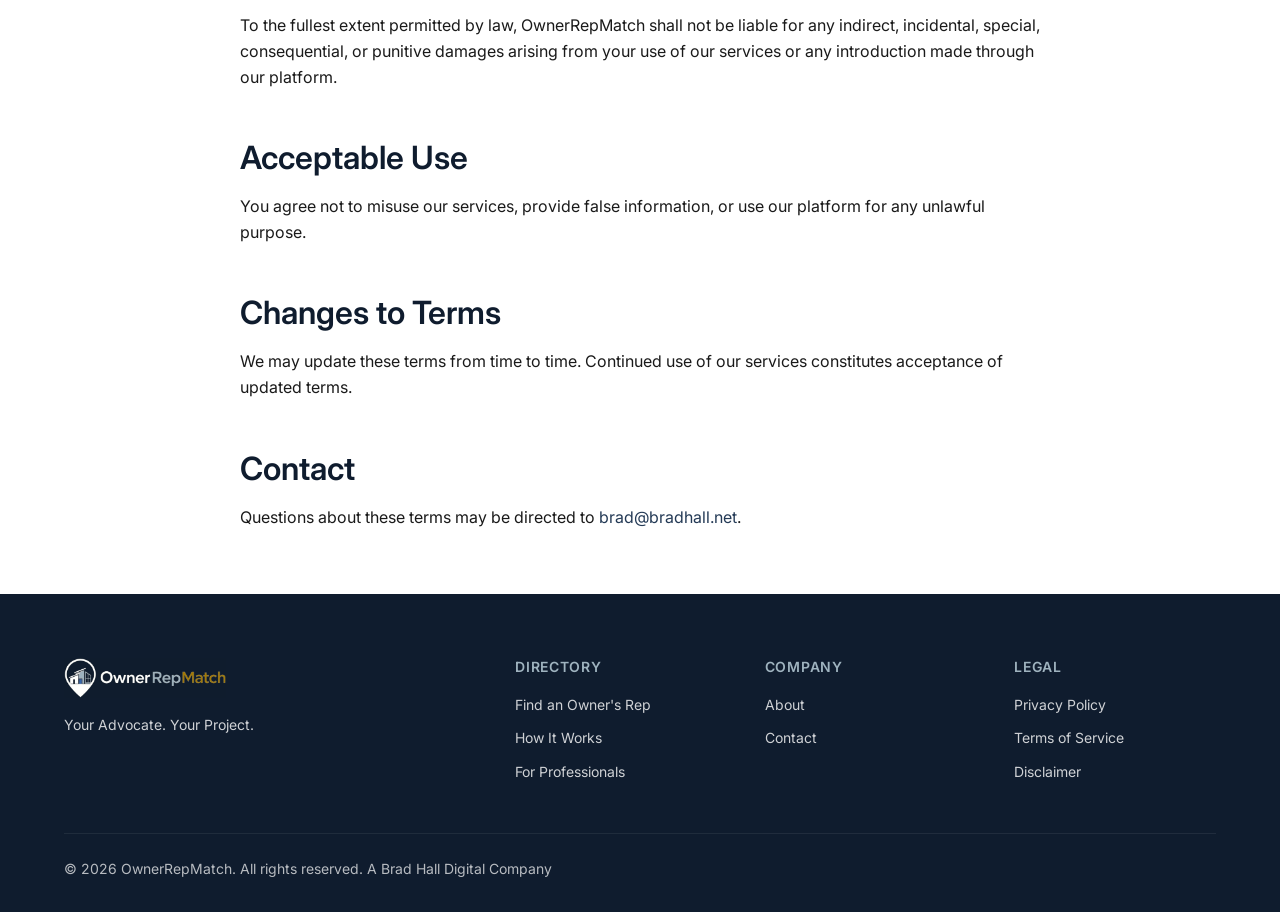
<file: terms.html>
<!DOCTYPE html>
<html lang="en">
<head>
  <meta charset="UTF-8">
  <meta name="viewport" content="width=device-width, initial-scale=1.0">
  <title>Terms of Service | OwnerRepMatch</title>
  <meta name="description" content="OwnerRepMatch terms of service and conditions of use.">
  <link rel="canonical" href="https://ownerrepmatch.com/terms.html">
  <link rel="icon" type="image/png" href="/assets/images/ownerrepmatch-mark.png">
  <link rel="preconnect" href="https://fonts.googleapis.com">
  <link rel="preconnect" href="https://fonts.gstatic.com" crossorigin>
  <link href="https://fonts.googleapis.com/css2?family=Inter:wght@400;500;600;700&display=swap" rel="stylesheet">
  <link rel="stylesheet" href="/assets/css/styles.css">
  <style>
    .legal-content { max-width: 800px; margin: 0 auto; }
    .legal-content h2 { margin-top: var(--space-2xl); margin-bottom: var(--space-md); }
    .legal-content p, .legal-content ul { margin-bottom: var(--space-md); }
    .legal-content ul { padding-left: var(--space-xl); list-style: disc; }
    .draft-notice { background: #fef3c7; border: 1px solid #f59e0b; padding: var(--space-md); border-radius: var(--radius-md); margin-bottom: var(--space-xl); }
  </style>
</head>
<body>
  <a href="#main" class="skip-link">Skip to main content</a>

  <header class="header">
    <div class="container header__inner">
      <a href="/" class="header__logo"><img src="/assets/images/ownerrepmatch-logo.png" alt="OwnerRepMatch" width="200" height="44"></a>
      <button class="header__menu-btn" aria-label="Toggle menu" aria-expanded="false" aria-controls="main-nav"><span></span><span></span><span></span></button>
      <nav class="header__nav" id="main-nav">
        <ul class="header__nav-list">
          <li><a href="/find-an-owners-rep.html" class="header__nav-link">Find an Owner's Rep</a></li>
          <li><a href="/how-it-works.html" class="header__nav-link">How It Works</a></li>
          <li><a href="/join-the-network.html" class="header__nav-link">For Professionals</a></li>
          <li><a href="/about.html" class="header__nav-link">About</a></li>
          <li><a href="/contact.html" class="header__nav-link">Contact</a></li>
        </ul>
        <div class="header__cta"><a href="/find-an-owners-rep.html" class="btn btn--primary">Find an Owner's Rep</a></div>
      </nav>
    </div>
  </header>

  <main id="main">
    <section class="section">
      <div class="container">
        <div class="legal-content">
          <h1>Terms of Service</h1>
          <p><em>Last updated: June 2026</em></p>

          <div class="draft-notice">
            <strong>Draft Notice:</strong> These terms of service are an initial draft and should be reviewed by legal counsel before being considered final.
          </div>

          <h2>Informational Purpose</h2>
          <p>OwnerRepMatch provides information and facilitates introductions between homeowners and independent owner's representatives. Our website and services are provided for informational purposes.</p>

          <h2>Independent Professionals</h2>
          <p>Owner's representatives listed on OwnerRepMatch are independent professionals. They are not employees, agents, or representatives of OwnerRepMatch. We do not supervise, direct, or control their work.</p>

          <h2>No Guarantee of Qualifications</h2>
          <p>While we verify credentials and conduct screening as part of our application process, we do not guarantee the qualifications, competence, availability, pricing, or suitability of any professional listed on our site.</p>

          <h2>No Guarantee of Results</h2>
          <p>We do not guarantee any particular outcome from working with an owner's representative found through our service. Project success depends on many factors beyond our control.</p>

          <h2>User Responsibility</h2>
          <p>You are responsible for:</p>
          <ul>
            <li>Conducting your own due diligence before hiring any professional</li>
            <li>Verifying licenses, insurance, and references</li>
            <li>Negotiating and entering into agreements directly with professionals</li>
            <li>All decisions related to your project</li>
          </ul>

          <h2>Direct Agreements</h2>
          <p>Any contract or agreement you enter into with an owner's representative is between you and that professional. OwnerRepMatch is not a party to such agreements and has no responsibility or liability under them.</p>

          <h2>No Professional Advice</h2>
          <p>OwnerRepMatch does not provide legal, architectural, engineering, construction, or financial advice. Consult appropriate licensed professionals for such advice.</p>

          <h2>Limitation of Liability</h2>
          <p>To the fullest extent permitted by law, OwnerRepMatch shall not be liable for any indirect, incidental, special, consequential, or punitive damages arising from your use of our services or any introduction made through our platform.</p>

          <h2>Acceptable Use</h2>
          <p>You agree not to misuse our services, provide false information, or use our platform for any unlawful purpose.</p>

          <h2>Changes to Terms</h2>
          <p>We may update these terms from time to time. Continued use of our services constitutes acceptance of updated terms.</p>

          <h2>Contact</h2>
          <p>Questions about these terms may be directed to <a href="mailto:brad@bradhall.net">brad@bradhall.net</a>.</p>
        </div>
      </div>
    </section>
  </main>

  <footer class="footer">
    <div class="container">
      <div class="footer__inner">
        <div class="footer__brand">
          <div class="footer__logo"><img src="/assets/images/ownerrepmatch-logo-inverse.png" alt="OwnerRepMatch"></div>
          <p class="footer__tagline">Your Advocate. Your Project.</p>
        </div>
        <div class="footer__column">
          <h4 class="footer__heading">Directory</h4>
          <ul class="footer__links">
            <li><a href="/find-an-owners-rep.html" class="footer__link">Find an Owner's Rep</a></li>
            <li><a href="/how-it-works.html" class="footer__link">How It Works</a></li>
            <li><a href="/join-the-network.html" class="footer__link">For Professionals</a></li>
          </ul>
        </div>
        <div class="footer__column">
          <h4 class="footer__heading">Company</h4>
          <ul class="footer__links">
            <li><a href="/about.html" class="footer__link">About</a></li>
            <li><a href="/contact.html" class="footer__link">Contact</a></li>
          </ul>
        </div>
        <div class="footer__column">
          <h4 class="footer__heading">Legal</h4>
          <ul class="footer__links">
            <li><a href="/privacy.html" class="footer__link">Privacy Policy</a></li>
            <li><a href="/terms.html" class="footer__link">Terms of Service</a></li>
            <li><a href="/disclaimer.html" class="footer__link">Disclaimer</a></li>
          </ul>
        </div>
      </div>
      <div class="footer__bottom"><p>&copy; 2026 OwnerRepMatch. All rights reserved. A Brad Hall Digital Company</p></div>
    </div>
  </footer>
  <script src="/assets/js/site.js"></script>
</body>
</html>
</file>
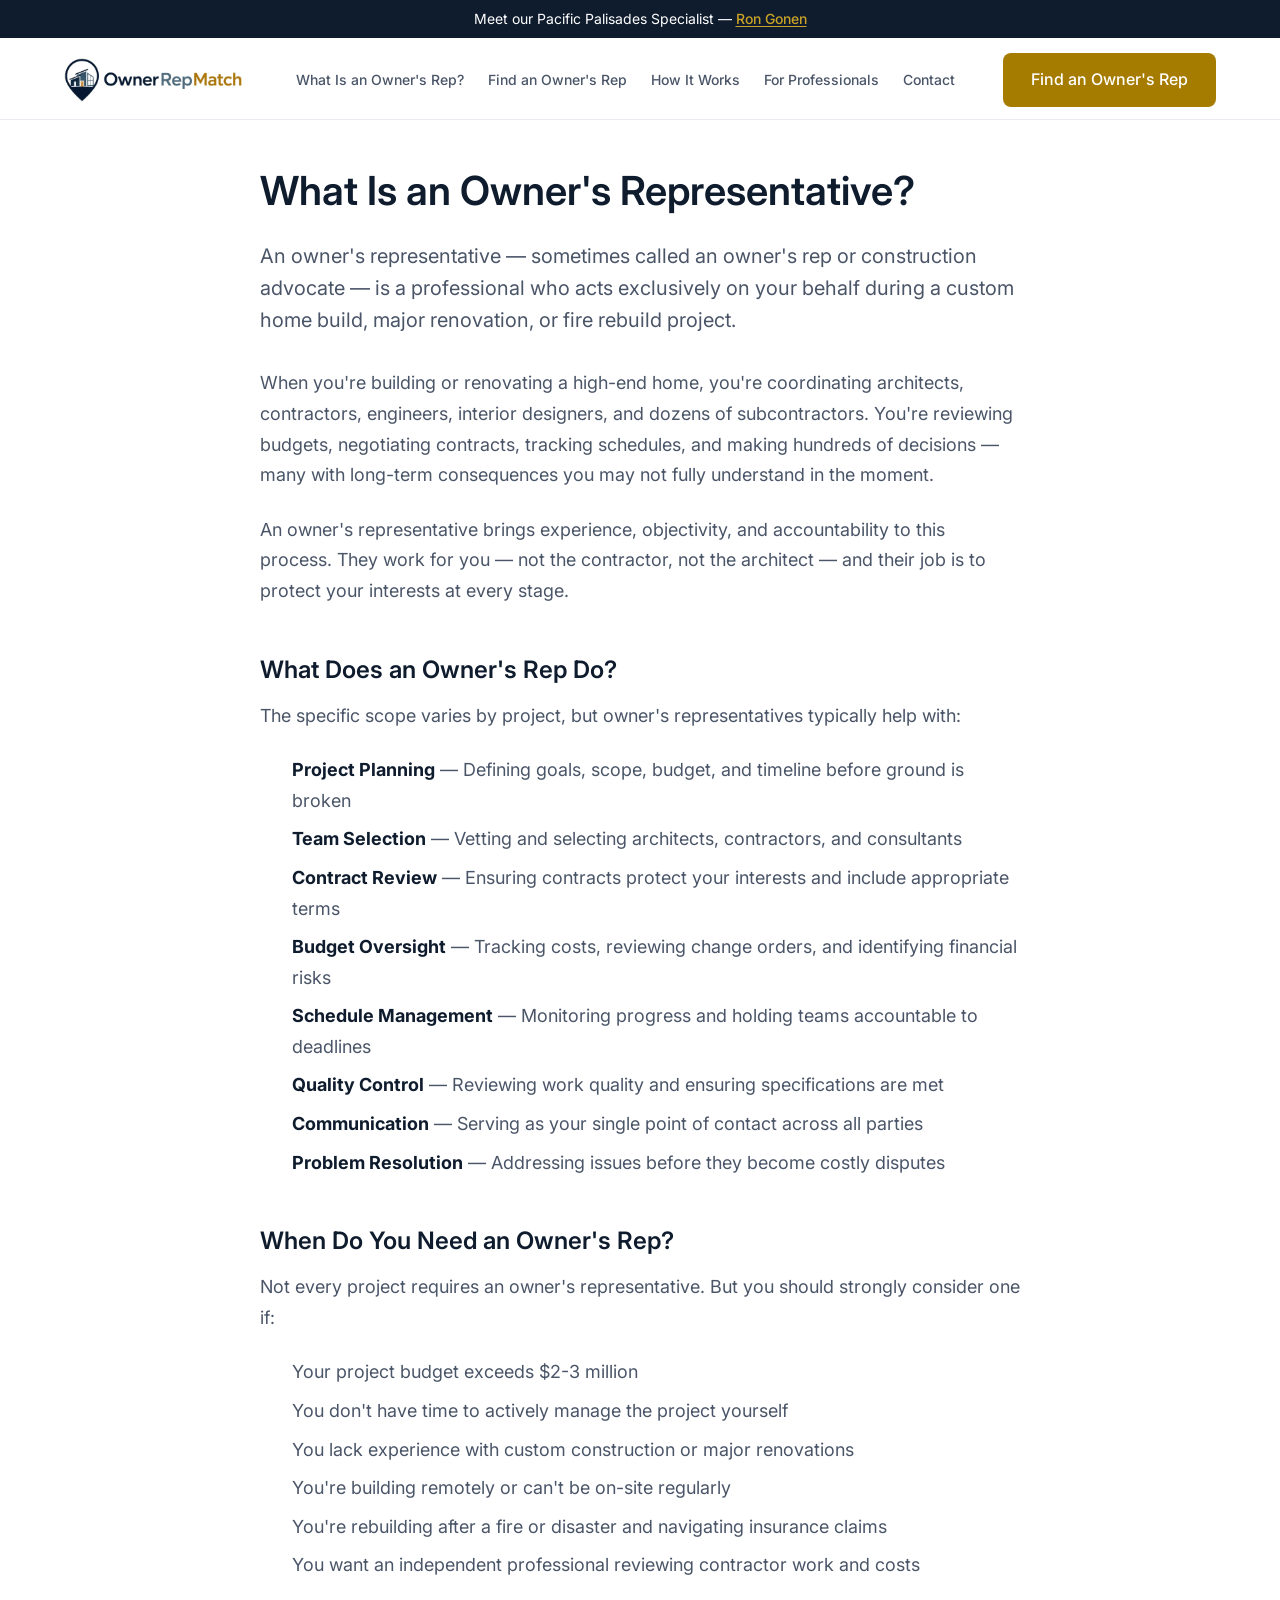
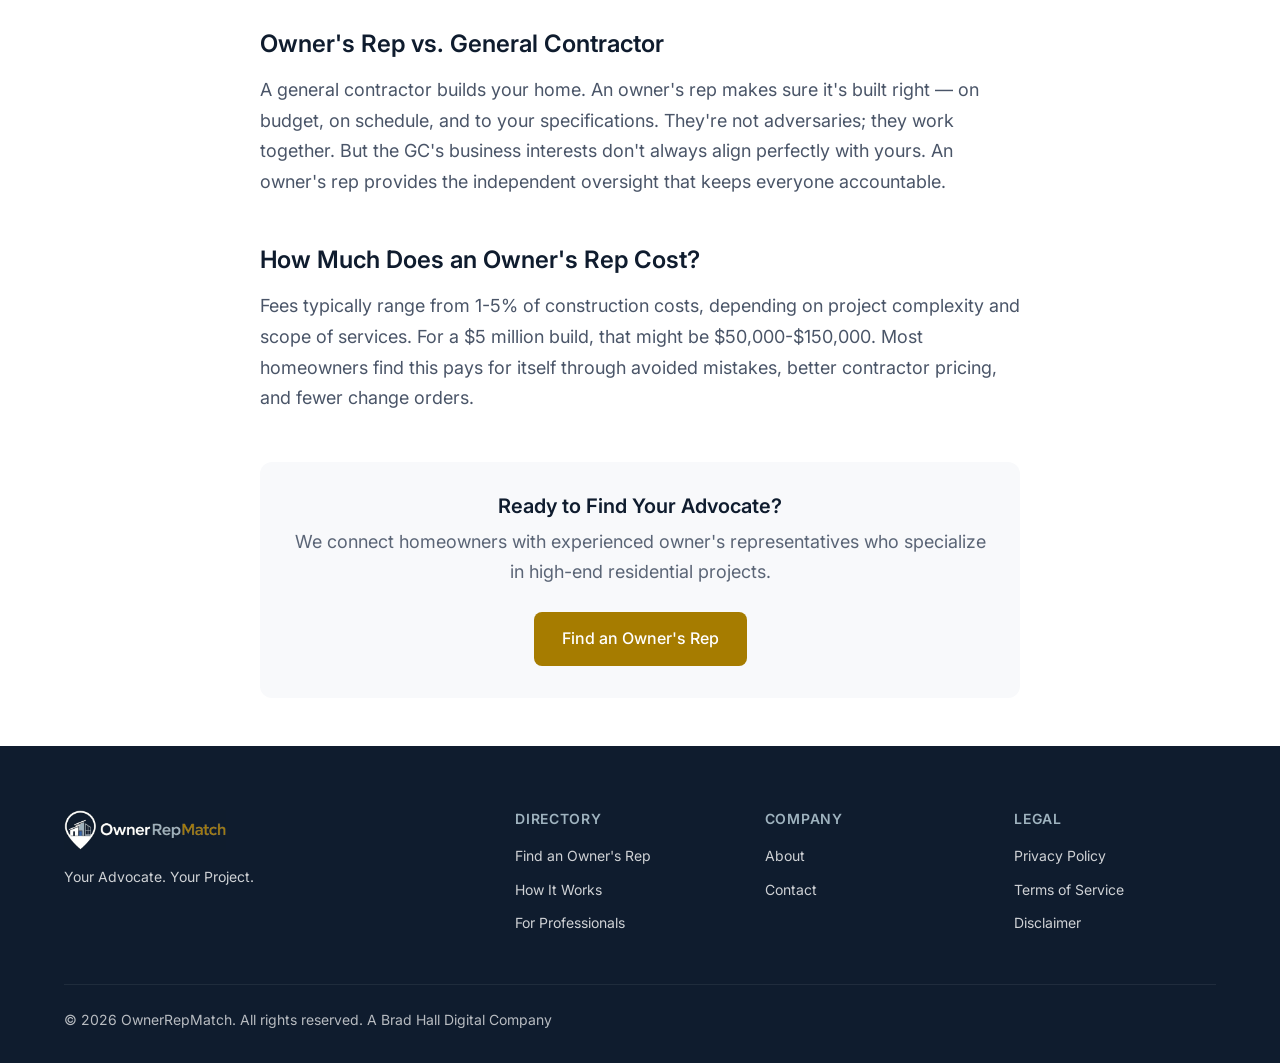
<file: what-is-an-owners-rep.html>
<!DOCTYPE html>
<html lang="en">
<head>
  <meta charset="UTF-8">
  <meta name="viewport" content="width=device-width, initial-scale=1.0">
  <title>What Is an Owner's Representative? | OwnerRepMatch</title>
  <meta name="description" content="An owner's representative acts as your advocate during custom home construction or major renovations. Learn what they do, when you need one, and how they protect your interests.">
  
  <link rel="canonical" href="https://ownerrepmatch.com/what-is-an-owners-rep/">
  
  <meta property="og:type" content="article">
  <meta property="og:title" content="What Is an Owner's Representative?">
  <meta property="og:description" content="An owner's representative acts as your advocate during custom home construction. Learn what they do and when you need one.">
  <meta property="og:url" content="https://ownerrepmatch.com/what-is-an-owners-rep/">
  
  <link rel="icon" type="image/png" href="/assets/images/ownerrepmatch-mark.png">
  
  <link rel="preconnect" href="https://fonts.googleapis.com">
  <link rel="preconnect" href="https://fonts.gstatic.com" crossorigin>
  <link href="https://fonts.googleapis.com/css2?family=Inter:wght@400;500;600;700&display=swap" rel="stylesheet">
  
  <link rel="stylesheet" href="/assets/css/styles.css">
</head>
<body>
  <a href="#main" class="skip-link">Skip to main content</a>

  <div class="announcement">
    <div class="announcement__inner">
      <p class="announcement__text">Meet our Pacific Palisades Specialist — <a href="/profiles/ron-gonen/" class="announcement__link">Ron Gonen</a></p>
    </div>
  </div>

  <header class="header">
    <div class="container header__inner">
      <a href="/" class="header__logo" aria-label="OwnerRepMatch Home">
        <img src="/assets/images/ownerrepmatch-logo.png" alt="OwnerRepMatch" width="200" height="44">
      </a>
      
      <button class="header__menu-btn" aria-label="Toggle menu" aria-expanded="false" aria-controls="main-nav">
        <span></span>
        <span></span>
        <span></span>
      </button>
      
      <nav class="header__nav" id="main-nav" aria-label="Main navigation">
        <ul class="header__nav-list">
          <li><a href="/what-is-an-owners-rep.html" class="header__nav-link">What Is an Owner's Rep?</a></li>
          <li><a href="/find-an-owners-rep.html" class="header__nav-link">Find an Owner's Rep</a></li>
          <li><a href="/how-it-works.html" class="header__nav-link">How It Works</a></li>
          <li><a href="/join-the-network.html" class="header__nav-link">For Professionals</a></li>
          <li><a href="/contact.html" class="header__nav-link">Contact</a></li>
        </ul>
        <div class="header__cta">
          <a href="/find-an-owners-rep.html" class="btn btn--primary">Find an Owner's Rep</a>
        </div>
      </nav>
    </div>
  </header>

  <main id="main">
    <section class="section">
      <div class="container">
        <article class="content-article">
          <h1>What Is an Owner's Representative?</h1>
          
          <p class="lead">An owner's representative — sometimes called an owner's rep or construction advocate — is a professional who acts exclusively on your behalf during a custom home build, major renovation, or fire rebuild project.</p>

          <p>When you're building or renovating a high-end home, you're coordinating architects, contractors, engineers, interior designers, and dozens of subcontractors. You're reviewing budgets, negotiating contracts, tracking schedules, and making hundreds of decisions — many with long-term consequences you may not fully understand in the moment.</p>

          <p>An owner's representative brings experience, objectivity, and accountability to this process. They work for you — not the contractor, not the architect — and their job is to protect your interests at every stage.</p>

          <h2>What Does an Owner's Rep Do?</h2>

          <p>The specific scope varies by project, but owner's representatives typically help with:</p>

          <ul>
            <li><strong>Project Planning</strong> — Defining goals, scope, budget, and timeline before ground is broken</li>
            <li><strong>Team Selection</strong> — Vetting and selecting architects, contractors, and consultants</li>
            <li><strong>Contract Review</strong> — Ensuring contracts protect your interests and include appropriate terms</li>
            <li><strong>Budget Oversight</strong> — Tracking costs, reviewing change orders, and identifying financial risks</li>
            <li><strong>Schedule Management</strong> — Monitoring progress and holding teams accountable to deadlines</li>
            <li><strong>Quality Control</strong> — Reviewing work quality and ensuring specifications are met</li>
            <li><strong>Communication</strong> — Serving as your single point of contact across all parties</li>
            <li><strong>Problem Resolution</strong> — Addressing issues before they become costly disputes</li>
          </ul>

          <h2>When Do You Need an Owner's Rep?</h2>

          <p>Not every project requires an owner's representative. But you should strongly consider one if:</p>

          <ul>
            <li>Your project budget exceeds $2-3 million</li>
            <li>You don't have time to actively manage the project yourself</li>
            <li>You lack experience with custom construction or major renovations</li>
            <li>You're building remotely or can't be on-site regularly</li>
            <li>You're rebuilding after a fire or disaster and navigating insurance claims</li>
            <li>You want an independent professional reviewing contractor work and costs</li>
          </ul>

          <h2>Owner's Rep vs. General Contractor</h2>

          <p>A general contractor builds your home. An owner's rep makes sure it's built right — on budget, on schedule, and to your specifications. They're not adversaries; they work together. But the GC's business interests don't always align perfectly with yours. An owner's rep provides the independent oversight that keeps everyone accountable.</p>

          <h2>How Much Does an Owner's Rep Cost?</h2>

          <p>Fees typically range from 1-5% of construction costs, depending on project complexity and scope of services. For a $5 million build, that might be $50,000-$150,000. Most homeowners find this pays for itself through avoided mistakes, better contractor pricing, and fewer change orders.</p>

          <div class="cta-box" style="margin-top: var(--space-2xl);">
            <h3>Ready to Find Your Advocate?</h3>
            <p>We connect homeowners with experienced owner's representatives who specialize in high-end residential projects.</p>
            <a href="/find-an-owners-rep.html" class="btn btn--primary">Find an Owner's Rep</a>
          </div>
        </article>
      </div>
    </section>
  </main>

  <footer class="footer">
    <div class="container">
      <div class="footer__inner">
        <div class="footer__brand">
          <div class="footer__logo"><img src="/assets/images/ownerrepmatch-logo-inverse.png" alt="OwnerRepMatch"></div>
          <p class="footer__tagline">Your Advocate. Your Project.</p>
        </div>
        <div class="footer__column">
          <h4 class="footer__heading">Directory</h4>
          <ul class="footer__links">
            <li><a href="/find-an-owners-rep.html" class="footer__link">Find an Owner's Rep</a></li>
            <li><a href="/how-it-works.html" class="footer__link">How It Works</a></li>
            <li><a href="/join-the-network.html" class="footer__link">For Professionals</a></li>
          </ul>
        </div>
        <div class="footer__column">
          <h4 class="footer__heading">Company</h4>
          <ul class="footer__links">
            <li><a href="/about.html" class="footer__link">About</a></li>
            <li><a href="/contact.html" class="footer__link">Contact</a></li>
          </ul>
        </div>
        <div class="footer__column">
          <h4 class="footer__heading">Legal</h4>
          <ul class="footer__links">
            <li><a href="/privacy.html" class="footer__link">Privacy Policy</a></li>
            <li><a href="/terms.html" class="footer__link">Terms of Service</a></li>
            <li><a href="/disclaimer.html" class="footer__link">Disclaimer</a></li>
          </ul>
        </div>
      </div>
      <div class="footer__bottom">
        <p>&copy; 2026 OwnerRepMatch. All rights reserved. A Brad Hall Digital Company</p>
      </div>
    </div>
  </footer>

  <script src="/assets/js/site.js"></script>
</body>
</html>
</file>
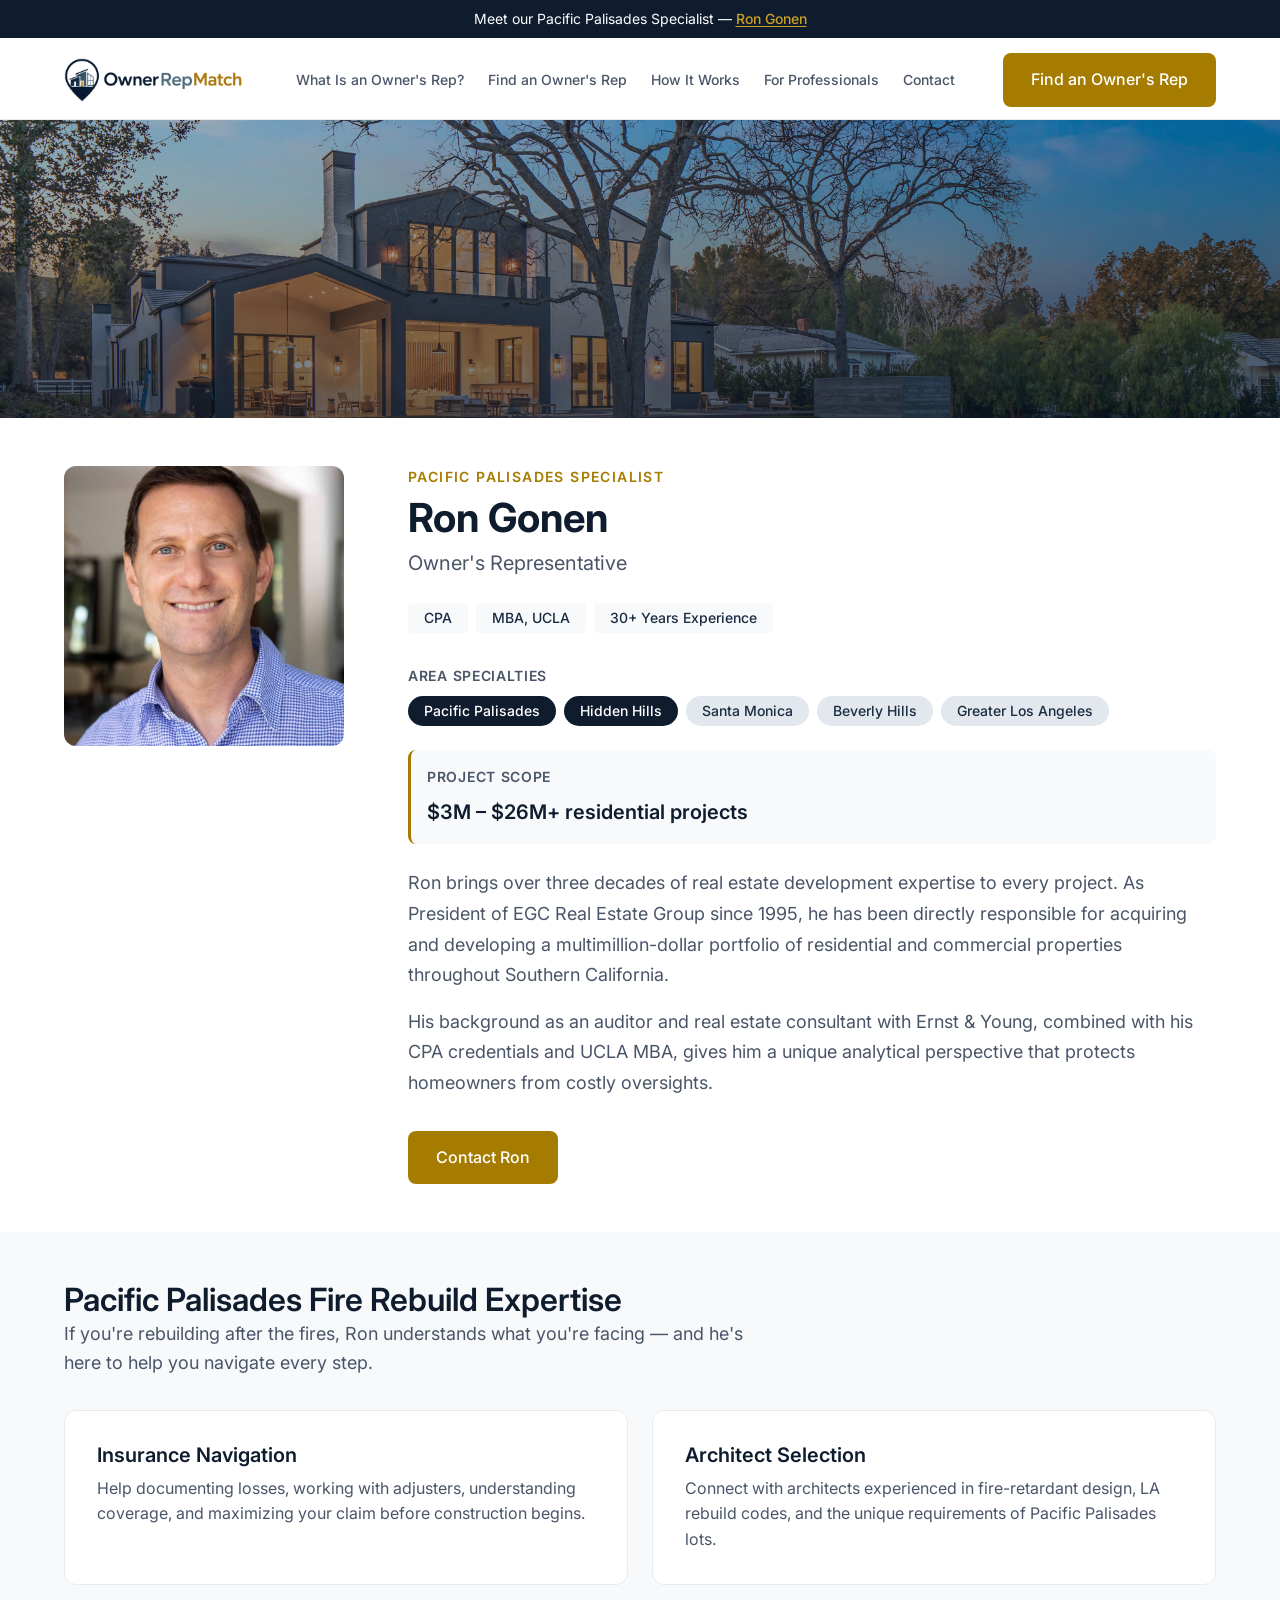
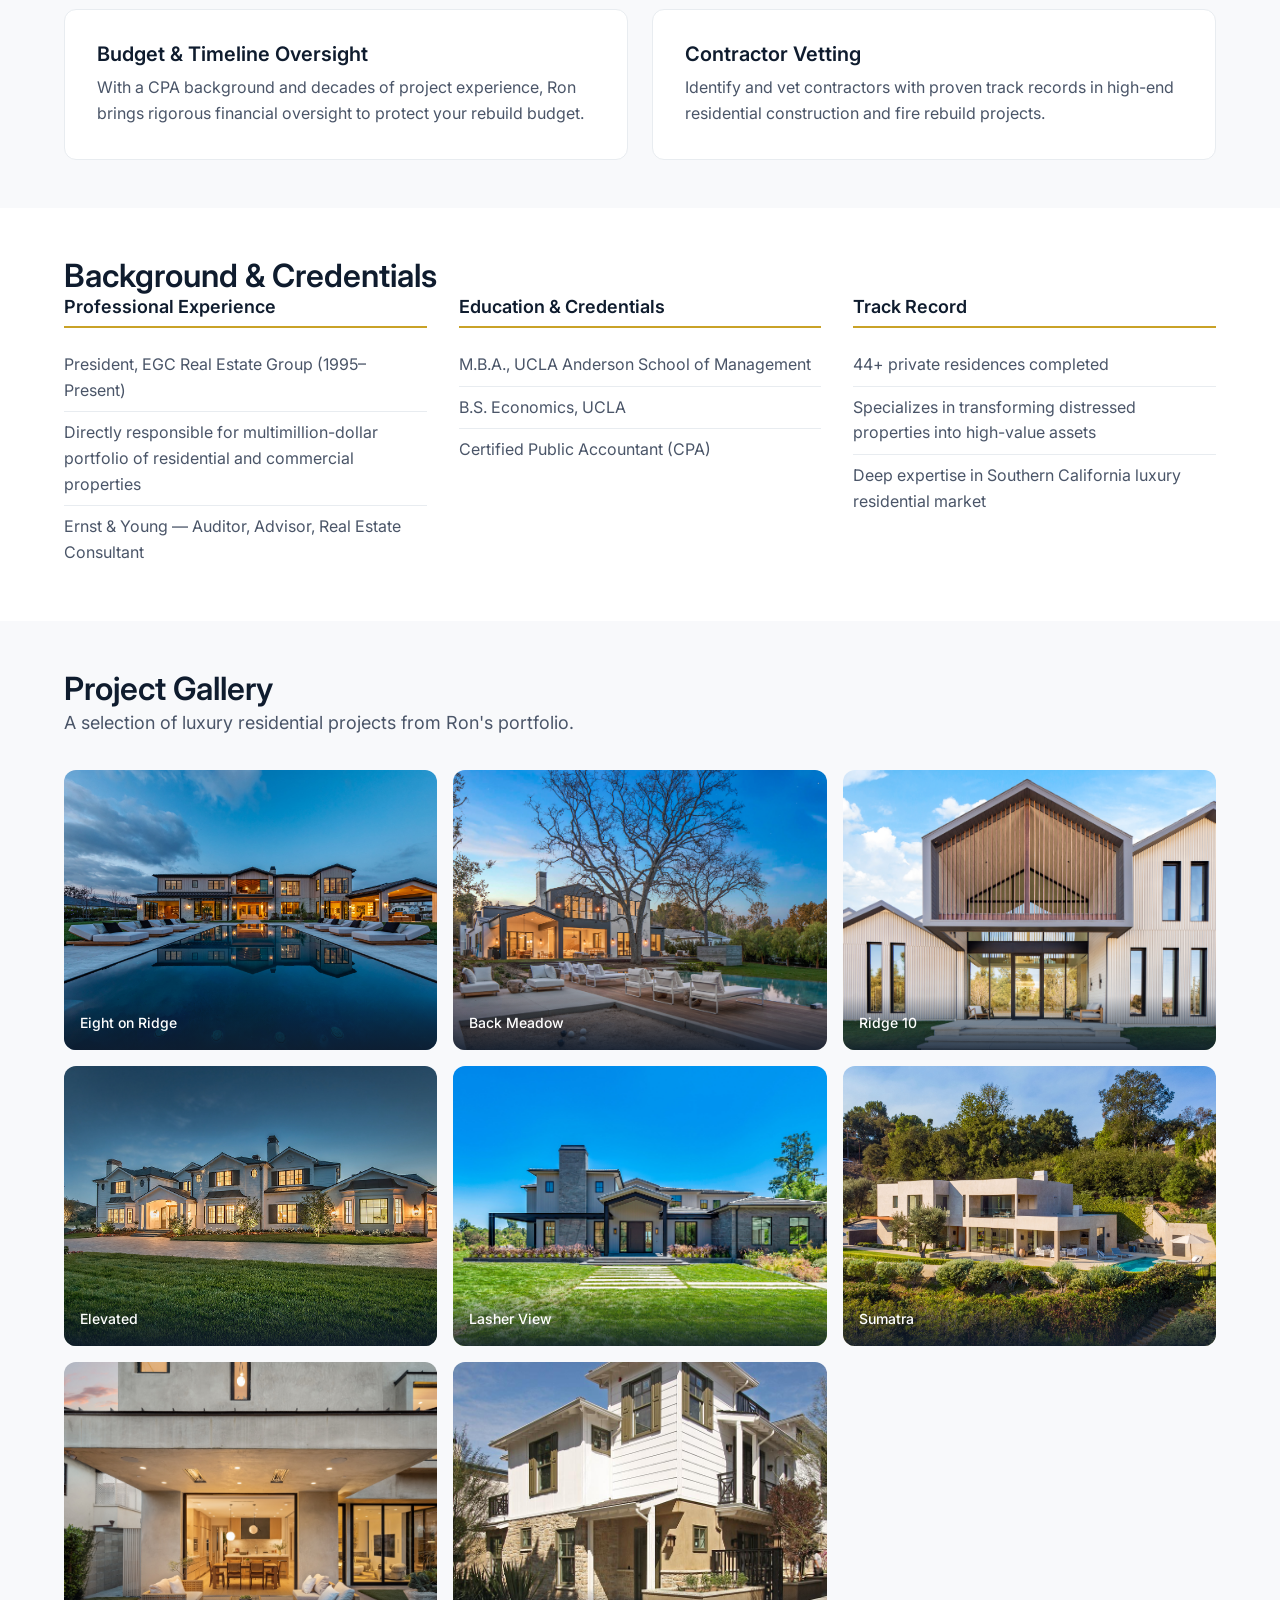
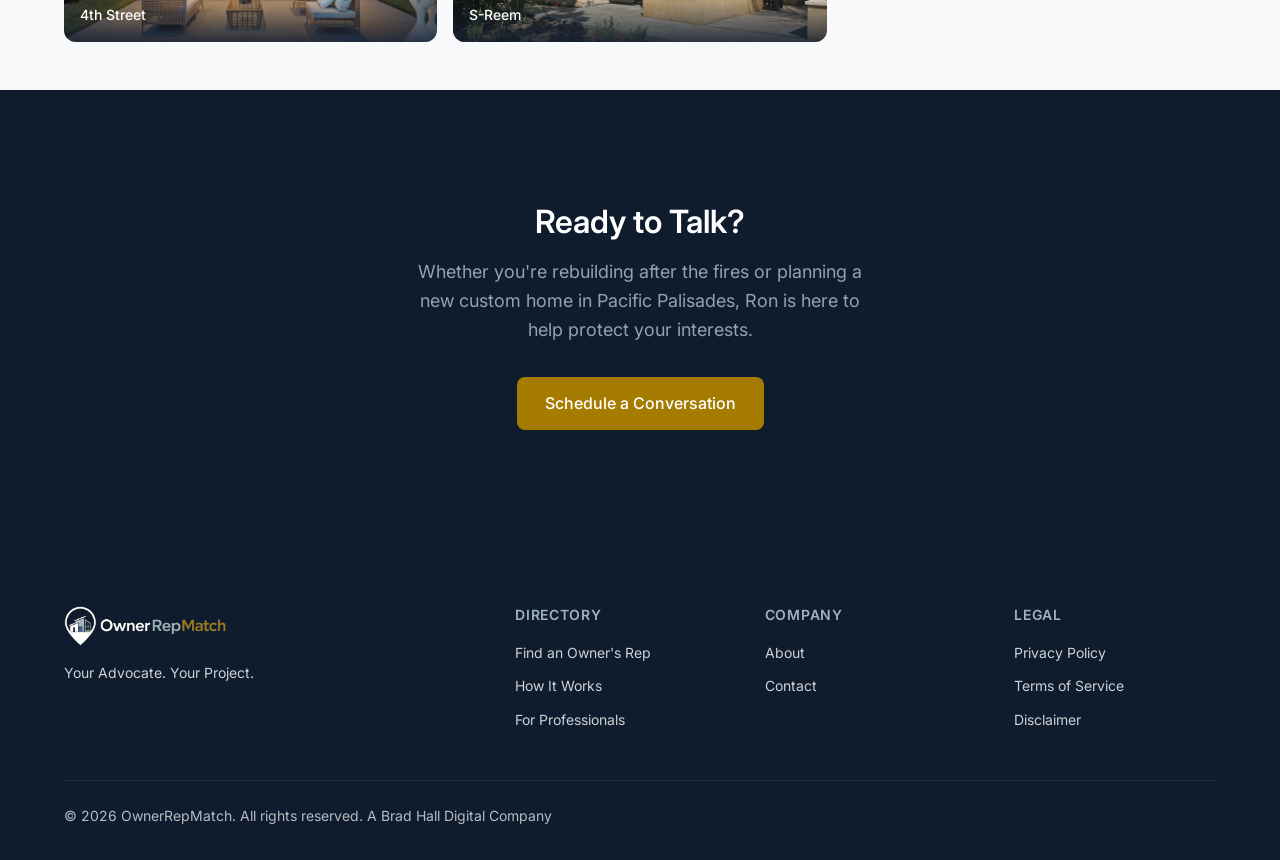
<file: profiles/ron-gonen.html>
<!DOCTYPE html>
<html lang="en">
<head>
  <meta charset="UTF-8">
  <meta name="viewport" content="width=device-width, initial-scale=1.0">
  <title>Ron Gonen — Pacific Palisades Owner's Representative | OwnerRepMatch</title>
  <meta name="description" content="Ron Gonen is an experienced owner's representative specializing in Pacific Palisades custom homes and fire rebuild projects. UCLA MBA, CPA, 30+ years in real estate development.">
  
  <link rel="canonical" href="https://ownerrepmatch.com/profiles/ron-gonen/">
  
  <meta property="og:type" content="profile">
  <meta property="og:title" content="Ron Gonen — Pacific Palisades Owner's Representative">
  <meta property="og:description" content="Experienced owner's representative specializing in Pacific Palisades custom homes and fire rebuild projects.">
  <meta property="og:url" content="https://ownerrepmatch.com/profiles/ron-gonen/">
  <meta property="og:image" content="https://ownerrepmatch.com/assets/images/ron-gonen.jpg">
  
  <link rel="icon" type="image/png" href="/assets/images/ownerrepmatch-mark.png">
  
  <link rel="preconnect" href="https://fonts.googleapis.com">
  <link rel="preconnect" href="https://fonts.gstatic.com" crossorigin>
  <link href="https://fonts.googleapis.com/css2?family=Inter:wght@400;500;600;700&display=swap" rel="stylesheet">
  
  <link rel="stylesheet" href="/assets/css/styles.css">

  <!-- Schema.org JSON-LD -->
  <script type="application/ld+json">
  {
    "@context": "https://schema.org",
    "@type": "Person",
    "name": "Ron Gonen",
    "jobTitle": "Owner's Representative",
    "description": "Experienced owner's representative specializing in Pacific Palisades custom homes and fire rebuild projects. Over 30 years in Southern California real estate development.",
    "image": "https://ownerrepmatch.com/assets/images/ron-gonen.jpg",
    "url": "https://ownerrepmatch.com/profiles/ron-gonen/",
    "sameAs": [
      "https://www.linkedin.com/in/ron-gonen-a713063/",
      "https://egcrealestate.com/about.html",
      "https://www.rogo.la/"
    ],
    "worksFor": [
      {
        "@type": "Organization",
        "name": "OwnerRepMatch",
        "url": "https://ownerrepmatch.com"
      },
      {
        "@type": "Organization",
        "name": "EGC Real Estate Group",
        "url": "https://egcrealestate.com"
      }
    ],
    "alumniOf": {
      "@type": "CollegeOrUniversity",
      "name": "UCLA Anderson School of Management"
    },
    "hasCredential": [
      {
        "@type": "EducationalOccupationalCredential",
        "credentialCategory": "degree",
        "name": "Master of Business Administration (MBA)"
      },
      {
        "@type": "EducationalOccupationalCredential",
        "credentialCategory": "degree",
        "name": "Bachelor of Science in Economics"
      },
      {
        "@type": "EducationalOccupationalCredential",
        "credentialCategory": "certification",
        "name": "Certified Public Accountant (CPA)"
      }
    ],
    "knowsAbout": [
      "Owner's Representation",
      "Custom Home Construction",
      "Fire Rebuild Projects",
      "Insurance Navigation",
      "Architect Selection",
      "Real Estate Development",
      "Pacific Palisades Real Estate",
      "Hidden Hills Real Estate",
      "Beverly Hills Real Estate",
      "Santa Monica Real Estate",
      "Luxury Residential Construction"
    ],
    "areaServed": [
      {
        "@type": "City",
        "name": "Pacific Palisades",
        "containedInPlace": "Los Angeles, California"
      },
      {
        "@type": "City",
        "name": "Hidden Hills",
        "containedInPlace": "Los Angeles County, California"
      },
      {
        "@type": "City",
        "name": "Santa Monica",
        "containedInPlace": "Los Angeles County, California"
      },
      {
        "@type": "City",
        "name": "Beverly Hills",
        "containedInPlace": "Los Angeles County, California"
      }
    ]
  }
  </script>
</head>
<body>
  <a href="#main" class="skip-link">Skip to main content</a>

  <div class="announcement">
    <div class="announcement__inner">
      <p class="announcement__text">Meet our Pacific Palisades Specialist — <a href="/profiles/ron-gonen/" class="announcement__link">Ron Gonen</a></p>
    </div>
  </div>

  <header class="header">
    <div class="container header__inner">
      <a href="/" class="header__logo" aria-label="OwnerRepMatch Home">
        <img src="/assets/images/ownerrepmatch-logo.png" alt="OwnerRepMatch" width="200" height="44">
      </a>
      
      <button class="header__menu-btn" aria-label="Toggle menu" aria-expanded="false" aria-controls="main-nav">
        <span></span>
        <span></span>
        <span></span>
      </button>
      
      <nav class="header__nav" id="main-nav" aria-label="Main navigation">
        <ul class="header__nav-list">
          <li><a href="/#what-is" class="header__nav-link">What Is an Owner's Rep?</a></li>
          <li><a href="/find-an-owners-rep.html" class="header__nav-link">Find an Owner's Rep</a></li>
          <li><a href="/how-it-works.html" class="header__nav-link">How It Works</a></li>
          <li><a href="/join-the-network.html" class="header__nav-link">For Professionals</a></li>
          <li><a href="/contact.html" class="header__nav-link">Contact</a></li>
        </ul>
        <div class="header__cta">
          <a href="/find-an-owners-rep.html" class="btn btn--primary">Find an Owner's Rep</a>
        </div>
      </nav>
    </div>
  </header>

  <main id="main">
    <section class="profile-banner" style="background-image: url('/assets/images/hero-rogo.jpg');">
      <div class="profile-banner__overlay"></div>
    </section>

    <section class="section profile-hero">
      <div class="container">
        <div class="profile">
          <div class="profile__photo">
            <img src="/assets/images/ron-gonen.jpg" alt="Ron Gonen" width="280" height="320">
          </div>
          <div class="profile__content">
            <p class="profile__specialty">Pacific Palisades Specialist</p>
            <h1 class="profile__name">Ron Gonen</h1>
            <p class="profile__title">Owner's Representative</p>
            
            <div class="profile__credentials">
              <span class="credential">CPA</span>
              <span class="credential">MBA, UCLA</span>
              <span class="credential">30+ Years Experience</span>
            </div>

            <div class="profile__areas">
              <p class="profile__areas-label">Area Specialties</p>
              <div class="area-chips">
                <span class="area-chip area-chip--primary">Pacific Palisades</span>
                <span class="area-chip area-chip--primary">Hidden Hills</span>
                <span class="area-chip">Santa Monica</span>
                <span class="area-chip">Beverly Hills</span>
                <span class="area-chip">Greater Los Angeles</span>
              </div>
            </div>

            <div class="profile__scope">
              <p class="profile__scope-label">Project Scope</p>
              <p class="profile__scope-value">$3M – $26M+ residential projects</p>
            </div>

            <p class="profile__bio">Ron brings over three decades of real estate development expertise to every project. As President of EGC Real Estate Group since 1995, he has been directly responsible for acquiring and developing a multimillion-dollar portfolio of residential and commercial properties throughout Southern California.</p>
            
            <p class="profile__bio">His background as an auditor and real estate consultant with Ernst & Young, combined with his CPA credentials and UCLA MBA, gives him a unique analytical perspective that protects homeowners from costly oversights.</p>

            <div class="profile__cta">
              <a href="mailto:brad@bradhall.net?subject=Inquiry%20for%20Ron%20Gonen%20-%20Pacific%20Palisades" class="btn btn--primary">Contact Ron</a>
            </div>
          </div>
        </div>
      </div>
    </section>

    <section class="section section--alt">
      <div class="container">
        <h2>Pacific Palisades Fire Rebuild Expertise</h2>
        <p class="section__lead">If you're rebuilding after the fires, Ron understands what you're facing — and he's here to help you navigate every step.</p>
        
        <div class="expertise-grid">
          <div class="expertise-card">
            <h3>Insurance Navigation</h3>
            <p>Help documenting losses, working with adjusters, understanding coverage, and maximizing your claim before construction begins.</p>
          </div>
          <div class="expertise-card">
            <h3>Architect Selection</h3>
            <p>Connect with architects experienced in fire-retardant design, LA rebuild codes, and the unique requirements of Pacific Palisades lots.</p>
          </div>
          <div class="expertise-card">
            <h3>Budget & Timeline Oversight</h3>
            <p>With a CPA background and decades of project experience, Ron brings rigorous financial oversight to protect your rebuild budget.</p>
          </div>
          <div class="expertise-card">
            <h3>Contractor Vetting</h3>
            <p>Identify and vet contractors with proven track records in high-end residential construction and fire rebuild projects.</p>
          </div>
        </div>
      </div>
    </section>

    <section class="section">
      <div class="container">
        <h2>Background & Credentials</h2>
        
        <div class="background-grid">
          <div class="background-item">
            <h3>Professional Experience</h3>
            <ul>
              <li>President, EGC Real Estate Group (1995–Present)</li>
              <li>Directly responsible for multimillion-dollar portfolio of residential and commercial properties</li>
              <li>Ernst & Young — Auditor, Advisor, Real Estate Consultant</li>
            </ul>
          </div>
          <div class="background-item">
            <h3>Education & Credentials</h3>
            <ul>
              <li>M.B.A., UCLA Anderson School of Management</li>
              <li>B.S. Economics, UCLA</li>
              <li>Certified Public Accountant (CPA)</li>
            </ul>
          </div>
          <div class="background-item">
            <h3>Track Record</h3>
            <ul>
              <li>44+ private residences completed</li>
              <li>Specializes in transforming distressed properties into high-value assets</li>
              <li>Deep expertise in Southern California luxury residential market</li>
            </ul>
          </div>
        </div>
      </div>
    </section>

    <section class="section section--alt">
      <div class="container">
        <h2>Project Gallery</h2>
        <p class="section__lead">A selection of luxury residential projects from Ron's portfolio.</p>
        
        <div class="project-gallery">
          <figure class="gallery-item">
            <img src="/assets/images/project-eight-on-ridge.jpg" alt="Eight on Ridge luxury estate" loading="lazy">
            <figcaption>Eight on Ridge</figcaption>
          </figure>
          <figure class="gallery-item">
            <img src="/assets/images/project-back-meadow.jpg" alt="Back Meadow residence" loading="lazy">
            <figcaption>Back Meadow</figcaption>
          </figure>
          <figure class="gallery-item">
            <img src="/assets/images/project-ridge-10.jpg" alt="Ridge 10 luxury home" loading="lazy">
            <figcaption>Ridge 10</figcaption>
          </figure>
          <figure class="gallery-item">
            <img src="/assets/images/project-elevated.jpg" alt="Elevated residence" loading="lazy">
            <figcaption>Elevated</figcaption>
          </figure>
          <figure class="gallery-item">
            <img src="/assets/images/project-lasher-view.jpg" alt="Lasher View estate" loading="lazy">
            <figcaption>Lasher View</figcaption>
          </figure>
          <figure class="gallery-item">
            <img src="/assets/images/project-sumatra.jpg" alt="Sumatra residence on Mulholland" loading="lazy">
            <figcaption>Sumatra</figcaption>
          </figure>
          <figure class="gallery-item">
            <img src="/assets/images/project-4th-street.jpg" alt="4th Street custom home" loading="lazy">
            <figcaption>4th Street</figcaption>
          </figure>
          <figure class="gallery-item">
            <img src="/assets/images/project-s-reem.jpg" alt="S-Reem luxury residence" loading="lazy">
            <figcaption>S-Reem</figcaption>
          </figure>
        </div>
      </div>
    </section>

    <section class="section section--navy">
      <div class="container">
        <div class="cta-box cta-box--centered">
          <h2>Ready to Talk?</h2>
          <p>Whether you're rebuilding after the fires or planning a new custom home in Pacific Palisades, Ron is here to help protect your interests.</p>
          <a href="mailto:brad@bradhall.net?subject=Inquiry%20for%20Ron%20Gonen%20-%20Pacific%20Palisades" class="btn btn--primary">Schedule a Conversation</a>
        </div>
      </div>
    </section>
  </main>

  <footer class="footer">
    <div class="container">
      <div class="footer__inner">
        <div class="footer__brand">
          <div class="footer__logo"><img src="/assets/images/ownerrepmatch-logo-inverse.png" alt="OwnerRepMatch"></div>
          <p class="footer__tagline">Your Advocate. Your Project.</p>
        </div>
        <div class="footer__column">
          <h4 class="footer__heading">Directory</h4>
          <ul class="footer__links">
            <li><a href="/find-an-owners-rep.html" class="footer__link">Find an Owner's Rep</a></li>
            <li><a href="/how-it-works.html" class="footer__link">How It Works</a></li>
            <li><a href="/join-the-network.html" class="footer__link">For Professionals</a></li>
          </ul>
        </div>
        <div class="footer__column">
          <h4 class="footer__heading">Company</h4>
          <ul class="footer__links">
            <li><a href="/about.html" class="footer__link">About</a></li>
            <li><a href="/contact.html" class="footer__link">Contact</a></li>
          </ul>
        </div>
        <div class="footer__column">
          <h4 class="footer__heading">Legal</h4>
          <ul class="footer__links">
            <li><a href="/privacy.html" class="footer__link">Privacy Policy</a></li>
            <li><a href="/terms.html" class="footer__link">Terms of Service</a></li>
            <li><a href="/disclaimer.html" class="footer__link">Disclaimer</a></li>
          </ul>
        </div>
      </div>
      <div class="footer__bottom">
        <p>&copy; 2026 OwnerRepMatch. All rights reserved. A Brad Hall Digital Company</p>
      </div>
    </div>
  </footer>

  <script src="/assets/js/site.js"></script>
</body>
</html>
</file>
<file: assets/css/styles.css>
/* ========================================
   OwnerRepMatch - Main Stylesheet
   ======================================== */

/* ----------------------------------------
   CSS Custom Properties (Design Tokens)
   ---------------------------------------- */
:root {
  /* Primary - Deep Navy */
  --navy-900: #0f1c2e;
  --navy-800: #1a2b42;
  --navy-700: #243a56;

  /* Neutral - Slate */
  --slate-700: #3d4f5f;
  --slate-500: #627d8c;
  --slate-300: #9fb3bf;
  --slate-100: #e2e8ed;

  /* Accent - Warm Bronze */
  --bronze-600: #8b6914;
  --bronze-500: #a67c00;
  --bronze-400: #c9a227;

  /* Backgrounds */
  --bg-light: #f8f9fb;
  --bg-white: #ffffff;

  /* Text */
  --text-primary: #1a1a1a;
  --text-secondary: #4a5568;
  --text-light: #ffffff;

  /* Functional */
  --border: #d1d9e0;
  --border-light: #e8ecf0;
  --success: #1e6f50;
  --error: #b91c1c;

  /* Shadows */
  --shadow-sm: 0 1px 2px rgba(15, 28, 46, 0.05);
  --shadow-md: 0 4px 12px rgba(15, 28, 46, 0.08);
  --shadow-lg: 0 8px 24px rgba(15, 28, 46, 0.12);

  /* Spacing */
  --space-xs: 0.25rem;
  --space-sm: 0.5rem;
  --space-md: 1rem;
  --space-lg: 1.5rem;
  --space-xl: 2rem;
  --space-2xl: 3rem;
  --space-3xl: 4rem;
  --space-4xl: 6rem;

  /* Typography */
  --font-sans: 'Inter', -apple-system, BlinkMacSystemFont, 'Segoe UI', Roboto, sans-serif;
  --font-size-sm: 0.875rem;
  --font-size-base: 1rem;
  --font-size-lg: 1.125rem;
  --font-size-xl: 1.25rem;
  --font-size-2xl: 1.5rem;
  --font-size-3xl: 2rem;
  --font-size-4xl: 2.5rem;
  --font-size-5xl: 3rem;

  /* Layout */
  --max-width: 1200px;
  --header-height: 80px;

  /* Transitions */
  --transition-fast: 150ms ease;
  --transition-base: 250ms ease;

  /* Border Radius */
  --radius-sm: 4px;
  --radius-md: 8px;
  --radius-lg: 12px;
}

/* ----------------------------------------
   Reset & Base Styles
   ---------------------------------------- */
*,
*::before,
*::after {
  box-sizing: border-box;
  margin: 0;
  padding: 0;
}

html {
  font-size: 16px;
  scroll-behavior: smooth;
  -webkit-font-smoothing: antialiased;
  -moz-osx-font-smoothing: grayscale;
}

body {
  font-family: var(--font-sans);
  font-size: var(--font-size-base);
  line-height: 1.6;
  color: var(--text-primary);
  background-color: var(--bg-white);
}

img {
  max-width: 100%;
  height: auto;
  display: block;
}

a {
  color: var(--navy-700);
  text-decoration: none;
  transition: color var(--transition-fast);
}

a:hover {
  color: var(--bronze-500);
}

ul, ol {
  list-style: none;
}

button {
  font-family: inherit;
  font-size: inherit;
  cursor: pointer;
  border: none;
  background: none;
}

/* ----------------------------------------
   Typography
   ---------------------------------------- */
h1, h2, h3, h4, h5, h6 {
  font-weight: 600;
  line-height: 1.25;
  color: var(--navy-900);
}

h1 {
  font-size: var(--font-size-4xl);
}

h2 {
  font-size: var(--font-size-3xl);
}

h3 {
  font-size: var(--font-size-2xl);
}

h4 {
  font-size: var(--font-size-xl);
}

p {
  margin-bottom: var(--space-md);
}

p:last-child {
  margin-bottom: 0;
}

.text-secondary {
  color: var(--text-secondary);
}

.text-center {
  text-align: center;
}

/* ----------------------------------------
   Layout Utilities
   ---------------------------------------- */
.container {
  width: 100%;
  max-width: var(--max-width);
  margin: 0 auto;
  padding: 0 var(--space-lg);
}

.section {
  padding: var(--space-2xl) 0;
}

.section--alt {
  background-color: var(--bg-light);
}

.section--navy {
  background-color: var(--navy-900);
  color: var(--text-light);
}

.section--navy h2,
.section--navy h3,
.section--navy h4 {
  color: var(--text-light);
}

/* ----------------------------------------
   Buttons
   ---------------------------------------- */
.btn {
  display: inline-flex;
  align-items: center;
  justify-content: center;
  gap: var(--space-sm);
  padding: 0.875rem 1.75rem;
  font-size: var(--font-size-base);
  font-weight: 500;
  border-radius: var(--radius-md);
  transition: all var(--transition-fast);
  text-decoration: none;
  white-space: nowrap;
}

.btn--primary {
  background-color: var(--bronze-500);
  color: var(--text-light);
}

.btn--primary:hover {
  background-color: var(--bronze-600);
  color: var(--text-light);
}

.btn--secondary {
  background-color: transparent;
  color: var(--navy-700);
  border: 2px solid var(--navy-700);
}

.btn--secondary:hover {
  background-color: var(--navy-700);
  color: var(--text-light);
}

.btn--outline-light {
  background-color: transparent;
  color: var(--text-light);
  border: 2px solid var(--text-light);
}

.btn--outline-light:hover {
  background-color: var(--text-light);
  color: var(--navy-900);
}

.btn--sm {
  padding: 0.625rem 1.25rem;
  font-size: var(--font-size-sm);
}

.btn--lg {
  padding: 1rem 2rem;
  font-size: var(--font-size-lg);
}

/* ----------------------------------------
   Header
   ---------------------------------------- */
.header {
  position: sticky;
  top: 40px;
  z-index: 1000;
  background-color: var(--bg-white);
  border-bottom: 1px solid var(--border-light);
  height: var(--header-height);
}

@media (max-width: 480px) {
  .header {
    top: 50px;
  }
}

.header__inner {
  display: flex;
  align-items: center;
  justify-content: space-between;
  height: 100%;
}

.header__logo {
  display: flex;
  align-items: center;
}

.header__logo img {
  height: 44px;
  width: auto;
}

.header__nav {
  display: flex;
  align-items: center;
  gap: var(--space-xl);
}

.header__nav-list {
  display: flex;
  align-items: center;
  gap: var(--space-lg);
}

.header__nav-link {
  font-size: var(--font-size-sm);
  font-weight: 500;
  color: var(--text-secondary);
  padding: var(--space-sm) 0;
  position: relative;
}

.header__nav-link:hover {
  color: var(--navy-900);
}

.header__nav-link::after {
  content: '';
  position: absolute;
  bottom: 0;
  left: 0;
  width: 0;
  height: 2px;
  background-color: var(--bronze-500);
  transition: width var(--transition-fast);
}

.header__nav-link:hover::after {
  width: 100%;
}

.header__cta {
  margin-left: var(--space-md);
}

/* Mobile menu button */
.header__menu-btn {
  display: none;
  flex-direction: column;
  justify-content: center;
  gap: 5px;
  width: 32px;
  height: 32px;
  padding: 4px;
}

.header__menu-btn span {
  display: block;
  width: 100%;
  height: 2px;
  background-color: var(--navy-900);
  transition: all var(--transition-fast);
}

.header__menu-btn[aria-expanded="true"] span:nth-child(1) {
  transform: rotate(45deg) translate(5px, 5px);
}

.header__menu-btn[aria-expanded="true"] span:nth-child(2) {
  opacity: 0;
}

.header__menu-btn[aria-expanded="true"] span:nth-child(3) {
  transform: rotate(-45deg) translate(5px, -5px);
}

/* ----------------------------------------
   Hero Section
   ---------------------------------------- */
.hero {
  padding: var(--space-4xl) 0;
  background: linear-gradient(135deg, var(--bg-light) 0%, var(--bg-white) 100%);
}

.hero__inner {
  display: grid;
  grid-template-columns: 1fr 1fr;
  gap: var(--space-3xl);
  align-items: center;
}

.hero__content {
  max-width: 560px;
}

.hero__tagline {
  display: inline-block;
  font-size: var(--font-size-sm);
  font-weight: 500;
  color: var(--bronze-500);
  text-transform: uppercase;
  letter-spacing: 0.05em;
  margin-bottom: var(--space-md);
}

.hero__title {
  font-size: var(--font-size-5xl);
  line-height: 1.1;
  margin-bottom: var(--space-lg);
}

.hero__description {
  font-size: var(--font-size-lg);
  color: var(--text-secondary);
  margin-bottom: var(--space-xl);
}

.hero__buttons {
  display: flex;
  gap: var(--space-md);
  flex-wrap: wrap;
}

.hero__image {
  position: relative;
}

.hero__image img {
  width: 100%;
  border-radius: var(--radius-lg);
  box-shadow: var(--shadow-lg);
}

/* ----------------------------------------
   Section Headers
   ---------------------------------------- */
.section__header {
  text-align: center;
  max-width: 700px;
  margin: 0 auto var(--space-lg);
}

.section__header h2 {
  margin-bottom: var(--space-xs);
}

.section__header p {
  font-size: var(--font-size-lg);
  color: var(--text-secondary);
}

/* ----------------------------------------
   What Is Section
   ---------------------------------------- */
.what-is {
  background-color: var(--bg-white);
}

.what-is__content {
  max-width: 800px;
  margin: 0 auto;
  text-align: center;
}

.what-is__content h2 {
  margin-bottom: var(--space-md);
}

.what-is__content p {
  font-size: var(--font-size-lg);
  color: var(--text-secondary);
  margin-bottom: var(--space-md);
}

.what-is__content p:last-child {
  margin-bottom: 0;
}

/* ----------------------------------------
   Services Grid
   ---------------------------------------- */
.services-grid {
  display: grid;
  grid-template-columns: repeat(3, 1fr);
  gap: var(--space-xl);
}

.service-card {
  background-color: var(--bg-white);
  padding: var(--space-xl);
  border-radius: var(--radius-lg);
  border: 1px solid var(--border-light);
  transition: all var(--transition-base);
}

.service-card:hover {
  box-shadow: var(--shadow-md);
  border-color: var(--border);
}

.service-card__icon {
  width: 48px;
  height: 48px;
  display: flex;
  align-items: center;
  justify-content: center;
  background-color: var(--bg-light);
  border-radius: var(--radius-md);
  margin-bottom: var(--space-md);
  color: var(--bronze-500);
}

.service-card__icon svg {
  width: 24px;
  height: 24px;
}

.service-card__title {
  font-size: var(--font-size-lg);
  margin-bottom: var(--space-sm);
}

.service-card__description {
  font-size: var(--font-size-sm);
  color: var(--text-secondary);
}

/* ----------------------------------------
   How It Works
   ---------------------------------------- */
.steps {
  display: grid;
  grid-template-columns: repeat(3, 1fr);
  gap: var(--space-xl);
}

.step {
  text-align: center;
  position: relative;
}

.step__number {
  width: 64px;
  height: 64px;
  display: flex;
  align-items: center;
  justify-content: center;
  background-color: var(--navy-900);
  color: var(--text-light);
  font-size: var(--font-size-2xl);
  font-weight: 600;
  border-radius: 50%;
  margin: 0 auto var(--space-lg);
}

.step__title {
  font-size: var(--font-size-xl);
  margin-bottom: var(--space-sm);
}

.step__description {
  font-size: var(--font-size-base);
  color: var(--text-secondary);
}

/* Connector line between steps */
.step:not(:last-child)::after {
  content: '';
  position: absolute;
  top: 32px;
  left: calc(50% + 48px);
  width: calc(100% - 96px);
  height: 2px;
  background-color: var(--border);
}

/* ----------------------------------------
   Pacific Palisades Callout
   ---------------------------------------- */
.palisades-callout__content {
  max-width: 800px;
  margin: 0 auto;
  text-align: center;
}

.palisades-callout h2 {
  color: var(--text-light);
  margin-bottom: var(--space-md);
}

.palisades-callout__lead {
  font-size: var(--font-size-lg);
  color: var(--slate-300);
  margin-bottom: var(--space-xl);
}

.palisades-callout__list {
  list-style: none;
  padding: 0;
  margin: 0 0 var(--space-xl);
  text-align: left;
  display: inline-block;
}

.palisades-callout__list li {
  padding: var(--space-sm) 0;
  padding-left: var(--space-lg);
  position: relative;
  color: var(--slate-100);
}

.palisades-callout__list li::before {
  content: '✓';
  position: absolute;
  left: 0;
  color: var(--bronze-400);
  font-weight: 600;
}

.palisades-callout__list strong {
  color: var(--text-light);
}

.palisades-callout__cta {
  margin-top: var(--space-lg);
}

/* ----------------------------------------
   Founding Network Section
   ---------------------------------------- */
.founding {
  background-color: var(--bg-light);
}

.founding__content {
  max-width: 700px;
  margin: 0 auto;
  text-align: center;
}

.founding__content p {
  font-size: var(--font-size-lg);
  color: var(--text-secondary);
  margin-bottom: var(--space-xl);
}

/* ----------------------------------------
   CTA Sections
   ---------------------------------------- */
.cta-section {
  padding: var(--space-3xl) 0;
}

.cta-box {
  background-color: var(--navy-900);
  color: var(--text-light);
  padding: var(--space-3xl);
  border-radius: var(--radius-lg);
  text-align: center;
  max-width: 800px;
  margin: 0 auto;
}

.cta-box h2 {
  color: var(--text-light);
  margin-bottom: var(--space-md);
}

.cta-box p {
  font-size: var(--font-size-lg);
  opacity: 0.9;
  margin-bottom: var(--space-xl);
}

.cta-dual {
  display: grid;
  grid-template-columns: 1fr 1fr;
  gap: var(--space-xl);
}

.cta-card {
  padding: var(--space-2xl);
  border-radius: var(--radius-lg);
  text-align: center;
}

.cta-card--owner {
  background-color: var(--navy-900);
  color: var(--text-light);
}

.cta-card--owner h3 {
  color: var(--text-light);
}

.cta-card--rep {
  background-color: var(--bg-light);
  border: 1px solid var(--border);
}

.cta-card h3 {
  margin-bottom: var(--space-md);
}

.cta-card p {
  margin-bottom: var(--space-lg);
}

.cta-card__note {
  font-size: var(--font-size-sm);
  margin-top: var(--space-md);
  opacity: 0.8;
}

/* ----------------------------------------
   Footer
   ---------------------------------------- */
.footer {
  background-color: var(--navy-900);
  color: var(--text-light);
  padding: var(--space-3xl) 0 var(--space-xl);
}

.footer__inner {
  display: grid;
  grid-template-columns: 2fr 1fr 1fr 1fr;
  gap: var(--space-2xl);
}

.footer__brand {
  max-width: 280px;
}

.footer__logo {
  margin-bottom: var(--space-md);
}

.footer__logo img {
  height: 40px;
  width: auto;
}

.footer__wordmark {
  font-size: 1.5rem;
  font-weight: 600;
  color: var(--text-light);
  letter-spacing: -0.02em;
}

.footer__tagline {
  font-size: var(--font-size-sm);
  opacity: 0.8;
}

.footer__heading {
  font-size: var(--font-size-sm);
  font-weight: 600;
  text-transform: uppercase;
  letter-spacing: 0.05em;
  margin-bottom: var(--space-md);
  color: var(--slate-300);
}

.footer__links {
  display: flex;
  flex-direction: column;
  gap: var(--space-sm);
}

.footer__link {
  color: var(--text-light);
  font-size: var(--font-size-sm);
  opacity: 0.8;
  transition: opacity var(--transition-fast);
}

.footer__link:hover {
  opacity: 1;
  color: var(--text-light);
}

.footer__bottom {
  margin-top: var(--space-2xl);
  padding-top: var(--space-lg);
  border-top: 1px solid rgba(255, 255, 255, 0.1);
  display: flex;
  justify-content: space-between;
  align-items: center;
  font-size: var(--font-size-sm);
  opacity: 0.7;
}

.footer__legal {
  display: flex;
  gap: var(--space-lg);
}

.footer__legal a {
  color: var(--text-light);
  opacity: 0.8;
}

.footer__legal a:hover {
  opacity: 1;
}

/* ----------------------------------------
   Skip Link (Accessibility)
   ---------------------------------------- */
.skip-link {
  position: absolute;
  top: -100%;
  left: var(--space-md);
  padding: var(--space-sm) var(--space-md);
  background-color: var(--navy-900);
  color: var(--text-light);
  border-radius: var(--radius-sm);
  z-index: 9999;
  transition: top var(--transition-fast);
}

.skip-link:focus {
  top: var(--space-md);
}

/* ----------------------------------------
   Mobile Responsive
   ---------------------------------------- */
@media (max-width: 1024px) {
  .hero__inner {
    grid-template-columns: 1fr;
    gap: var(--space-2xl);
  }

  .hero__content {
    max-width: 100%;
    text-align: center;
  }

  .hero__buttons {
    justify-content: center;
  }

  .hero__image {
    max-width: 600px;
    margin: 0 auto;
  }

  .services-grid {
    grid-template-columns: repeat(2, 1fr);
  }

  .cta-dual {
    grid-template-columns: 1fr;
  }

  .footer__inner {
    grid-template-columns: 1fr 1fr;
    gap: var(--space-xl);
  }

  .footer__brand {
    grid-column: 1 / -1;
    max-width: 100%;
  }
}

@media (max-width: 768px) {
  :root {
    --font-size-4xl: 2rem;
    --font-size-5xl: 2.5rem;
  }

  .header__nav {
    position: fixed;
    top: var(--header-height);
    left: 0;
    right: 0;
    bottom: 0;
    background-color: var(--bg-white);
    flex-direction: column;
    align-items: stretch;
    padding: var(--space-xl);
    gap: var(--space-lg);
    transform: translateX(100%);
    transition: transform var(--transition-base);
    overflow-y: auto;
  }

  .header__nav.is-open {
    transform: translateX(0);
  }

  .header__nav-list {
    flex-direction: column;
    align-items: stretch;
    gap: 0;
  }

  .header__nav-link {
    display: block;
    padding: var(--space-md);
    border-bottom: 1px solid var(--border-light);
    font-size: var(--font-size-base);
  }

  .header__nav-link::after {
    display: none;
  }

  .header__cta {
    margin: var(--space-md) 0 0;
  }

  .header__cta .btn {
    width: 100%;
  }

  .header__menu-btn {
    display: flex;
  }

  .services-grid,
  .steps {
    grid-template-columns: 1fr;
  }

  .step:not(:last-child)::after {
    display: none;
  }

  .footer__inner {
    grid-template-columns: 1fr;
    text-align: center;
  }

  .footer__brand {
    margin: 0 auto;
  }

  .footer__bottom {
    flex-direction: column;
    gap: var(--space-md);
  }
}

@media (max-width: 480px) {
  .container {
    padding: 0 var(--space-md);
  }

  .section {
    padding: var(--space-2xl) 0;
  }

  .hero__buttons {
    flex-direction: column;
  }

  .hero__buttons .btn {
    width: 100%;
  }

  .cta-box {
    padding: var(--space-xl);
  }
}

/* ----------------------------------------
   Utility Classes
   ---------------------------------------- */
.visually-hidden {
  position: absolute;
  width: 1px;
  height: 1px;
  padding: 0;
  margin: -1px;
  overflow: hidden;
  clip: rect(0, 0, 0, 0);
  white-space: nowrap;
  border: 0;
}

.mb-0 { margin-bottom: 0; }
.mb-1 { margin-bottom: var(--space-sm); }
.mb-2 { margin-bottom: var(--space-md); }
.mb-3 { margin-bottom: var(--space-lg); }
.mb-4 { margin-bottom: var(--space-xl); }

/* ----------------------------------------
   Announcement Banner
   ---------------------------------------- */
.announcement {
  background-color: var(--navy-900);
  color: var(--text-light);
  padding: var(--space-sm) var(--space-md);
  text-align: center;
  font-size: var(--font-size-sm);
  position: sticky;
  top: 0;
  z-index: 1001;
}

.announcement__inner {
  display: flex;
  align-items: center;
  justify-content: center;
  gap: var(--space-md);
  flex-wrap: wrap;
}

.announcement__text {
  margin: 0;
}

.announcement__link {
  color: var(--bronze-400);
  font-weight: 500;
  text-decoration: underline;
  text-underline-offset: 2px;
}

.announcement__link:hover {
  color: var(--bronze-500);
}

.announcement__close {
  position: absolute;
  right: var(--space-md);
  color: var(--text-light);
  opacity: 0.7;
  font-size: var(--font-size-lg);
  line-height: 1;
  padding: var(--space-xs);
}

.announcement__close:hover {
  opacity: 1;
}

/* ----------------------------------------
   Before/After Section
   ---------------------------------------- */
.before-after {
  background-color: var(--bg-white);
}

.before-after__grid {
  display: grid;
  grid-template-columns: 1fr 1fr;
  gap: var(--space-lg);
  margin-top: var(--space-lg);
}

.before-after__item {
  position: relative;
  border-radius: var(--radius-lg);
  overflow: hidden;
}

.before-after__item img {
  width: 100%;
  height: 400px;
  object-fit: cover;
}

.before-after__label {
  position: absolute;
  bottom: var(--space-md);
  left: var(--space-md);
  background-color: rgba(15, 28, 46, 0.85);
  color: var(--text-light);
  padding: var(--space-xs) var(--space-md);
  font-size: var(--font-size-sm);
  font-weight: 500;
  border-radius: var(--radius-sm);
  text-transform: uppercase;
  letter-spacing: 0.05em;
}

.before-after__caption {
  text-align: center;
  margin-top: var(--space-lg);
  color: var(--text-secondary);
  font-size: var(--font-size-base);
}

@media (max-width: 768px) {
  .before-after__grid {
    grid-template-columns: 1fr;
  }
  
  .before-after__item img {
    height: 280px;
  }
}

/* ----------------------------------------
   Profile Page
   ---------------------------------------- */
.profile-banner {
  height: 300px;
  background-size: cover;
  background-position: center;
  position: relative;
}

.profile-banner__overlay {
  position: absolute;
  inset: 0;
  background: linear-gradient(to bottom, rgba(15, 28, 46, 0.3), rgba(15, 28, 46, 0.6));
}

@media (max-width: 768px) {
  .profile-banner {
    height: 200px;
  }
}

.profile {
  display: grid;
  grid-template-columns: 280px 1fr;
  gap: var(--space-3xl);
  align-items: start;
}

.profile__photo {
  position: sticky;
  top: 120px;
}

.profile__photo-placeholder {
  width: 280px;
  height: 280px;
  background: linear-gradient(135deg, var(--navy-800), var(--navy-900));
  border-radius: var(--radius-lg);
  display: flex;
  align-items: center;
  justify-content: center;
  font-size: 4rem;
  font-weight: 700;
  color: var(--bronze-400);
  letter-spacing: 0.05em;
}

.profile__photo img {
  width: 280px;
  height: 280px;
  object-fit: cover;
  border-radius: var(--radius-lg);
}

.profile__specialty {
  font-size: var(--font-size-sm);
  font-weight: 600;
  color: var(--bronze-500);
  text-transform: uppercase;
  letter-spacing: 0.1em;
  margin-bottom: var(--space-xs);
}

.profile__name {
  font-size: var(--font-size-4xl);
  font-weight: 700;
  color: var(--navy-900);
  margin-bottom: var(--space-xs);
}

.profile__title {
  font-size: var(--font-size-xl);
  color: var(--text-secondary);
  margin-bottom: var(--space-lg);
}

.profile__credentials {
  display: flex;
  flex-wrap: wrap;
  gap: var(--space-sm);
  margin-bottom: var(--space-xl);
}

.credential {
  background-color: var(--bg-light);
  color: var(--navy-800);
  padding: var(--space-xs) var(--space-md);
  border-radius: var(--radius-sm);
  font-size: var(--font-size-sm);
  font-weight: 500;
}

.profile__bio {
  font-size: var(--font-size-lg);
  color: var(--text-secondary);
  line-height: 1.7;
  margin-bottom: var(--space-md);
}

.profile__areas {
  margin-bottom: var(--space-lg);
}

.profile__areas-label,
.profile__scope-label {
  font-size: var(--font-size-sm);
  font-weight: 600;
  color: var(--text-secondary);
  text-transform: uppercase;
  letter-spacing: 0.05em;
  margin-bottom: var(--space-sm);
}

.area-chips {
  display: flex;
  flex-wrap: wrap;
  gap: var(--space-sm);
}

.area-chip {
  background-color: var(--slate-100);
  color: var(--navy-800);
  padding: var(--space-xs) var(--space-md);
  border-radius: 100px;
  font-size: var(--font-size-sm);
  font-weight: 500;
}

.area-chip--primary {
  background-color: var(--navy-900);
  color: var(--text-light);
}

.profile__scope {
  margin-bottom: var(--space-lg);
  padding: var(--space-md);
  background-color: var(--bg-light);
  border-radius: var(--radius-md);
  border-left: 3px solid var(--bronze-500);
}

.profile__scope-value {
  font-size: var(--font-size-xl);
  font-weight: 600;
  color: var(--navy-900);
  margin: 0;
}

.profile__cta {
  margin-top: var(--space-xl);
}

.section__lead {
  font-size: var(--font-size-lg);
  color: var(--text-secondary);
  max-width: 700px;
  margin-bottom: var(--space-xl);
}

.expertise-grid {
  display: grid;
  grid-template-columns: repeat(2, 1fr);
  gap: var(--space-lg);
}

.expertise-card {
  background-color: var(--bg-white);
  padding: var(--space-xl);
  border-radius: var(--radius-lg);
  border: 1px solid var(--border-light);
}

.expertise-card h3 {
  font-size: var(--font-size-xl);
  color: var(--navy-900);
  margin-bottom: var(--space-sm);
}

.expertise-card p {
  color: var(--text-secondary);
  margin-bottom: 0;
}

.background-grid {
  display: grid;
  grid-template-columns: repeat(3, 1fr);
  gap: var(--space-xl);
}

.background-item h3 {
  font-size: var(--font-size-lg);
  color: var(--navy-900);
  margin-bottom: var(--space-md);
  padding-bottom: var(--space-sm);
  border-bottom: 2px solid var(--bronze-400);
}

.background-item ul {
  list-style: none;
  padding: 0;
  margin: 0;
}

.background-item li {
  padding: var(--space-sm) 0;
  color: var(--text-secondary);
  border-bottom: 1px solid var(--border-light);
}

.background-item li:last-child {
  border-bottom: none;
}

.cta-box--centered {
  text-align: center;
  max-width: 600px;
  margin: 0 auto;
}

.cta-box--centered h2 {
  color: var(--text-light);
  margin-bottom: var(--space-md);
}

.cta-box--centered p {
  color: var(--slate-300);
  margin-bottom: var(--space-xl);
}

@media (max-width: 968px) {
  .profile {
    grid-template-columns: 1fr;
    text-align: center;
  }
  
  .profile__photo {
    position: static;
    margin: 0 auto;
  }
  
  .profile__credentials {
    justify-content: center;
  }
  
  .profile__bio {
    text-align: left;
  }
  
  .background-grid {
    grid-template-columns: 1fr;
  }
}

@media (max-width: 768px) {
  .expertise-grid {
    grid-template-columns: 1fr;
  }
  
  .profile__name {
    font-size: var(--font-size-3xl);
  }
}

/* ----------------------------------------
   Project Gallery
   ---------------------------------------- */
.project-gallery {
  display: grid;
  grid-template-columns: repeat(3, 1fr);
  gap: var(--space-md);
}

.gallery-item {
  margin: 0;
  position: relative;
  border-radius: var(--radius-lg);
  overflow: hidden;
}

.gallery-item img {
  width: 100%;
  height: 280px;
  object-fit: cover;
  display: block;
  transition: transform var(--transition-base);
}

.gallery-item:hover img {
  transform: scale(1.05);
}

.gallery-item figcaption {
  position: absolute;
  bottom: 0;
  left: 0;
  right: 0;
  padding: var(--space-md);
  background: linear-gradient(transparent, rgba(15, 28, 46, 0.85));
  color: var(--text-light);
  font-size: var(--font-size-sm);
  font-weight: 500;
}

@media (max-width: 768px) {
  .project-gallery {
    grid-template-columns: repeat(2, 1fr);
  }
  
  .gallery-item img {
    height: 200px;
  }
}

@media (max-width: 480px) {
  .project-gallery {
    grid-template-columns: 1fr;
  }
}

/* ----------------------------------------
   Content Articles
   ---------------------------------------- */
.content-article {
  max-width: 760px;
  margin: 0 auto;
}

.content-article h1 {
  font-size: var(--font-size-4xl);
  margin-bottom: var(--space-lg);
  color: var(--navy-900);
}

.content-article h2 {
  font-size: var(--font-size-2xl);
  margin-top: var(--space-2xl);
  margin-bottom: var(--space-md);
  color: var(--navy-900);
}

.content-article h3 {
  font-size: var(--font-size-xl);
  margin-top: var(--space-xl);
  margin-bottom: var(--space-sm);
  color: var(--navy-900);
}

.content-article .lead {
  font-size: var(--font-size-xl);
  color: var(--text-secondary);
  line-height: 1.6;
  margin-bottom: var(--space-xl);
}

.content-article p {
  font-size: var(--font-size-lg);
  line-height: 1.7;
  color: var(--text-secondary);
  margin-bottom: var(--space-lg);
}

.content-article ul {
  margin-bottom: var(--space-lg);
  padding-left: var(--space-xl);
}

.content-article li {
  font-size: var(--font-size-lg);
  line-height: 1.7;
  color: var(--text-secondary);
  margin-bottom: var(--space-sm);
}

.content-article li strong {
  color: var(--navy-900);
}

.content-article .cta-box {
  background-color: var(--bg-light);
  padding: var(--space-xl);
  border-radius: var(--radius-lg);
  text-align: center;
}

.content-article .cta-box h3 {
  margin-top: 0;
  margin-bottom: var(--space-sm);
}

.content-article .cta-box p {
  margin-bottom: var(--space-lg);
}

/* ----------------------------------------
   Landing Page Hero
   ---------------------------------------- */
.landing-hero {
  min-height: 500px;
  background-size: cover;
  background-position: center;
  position: relative;
  display: flex;
  align-items: center;
}

.landing-hero__overlay {
  position: absolute;
  inset: 0;
  background: linear-gradient(to right, rgba(15, 28, 46, 0.9), rgba(15, 28, 46, 0.6));
}

.landing-hero__content {
  position: relative;
  z-index: 1;
  max-width: 600px;
}

.landing-hero h1 {
  font-size: var(--font-size-4xl);
  color: var(--text-light);
  margin-bottom: var(--space-lg);
}

.landing-hero__lead {
  font-size: var(--font-size-xl);
  color: var(--slate-300);
  line-height: 1.6;
  margin-bottom: var(--space-xl);
}

@media (max-width: 768px) {
  .landing-hero {
    min-height: 400px;
  }
  
  .landing-hero h1 {
    font-size: var(--font-size-3xl);
  }
}
</file>
